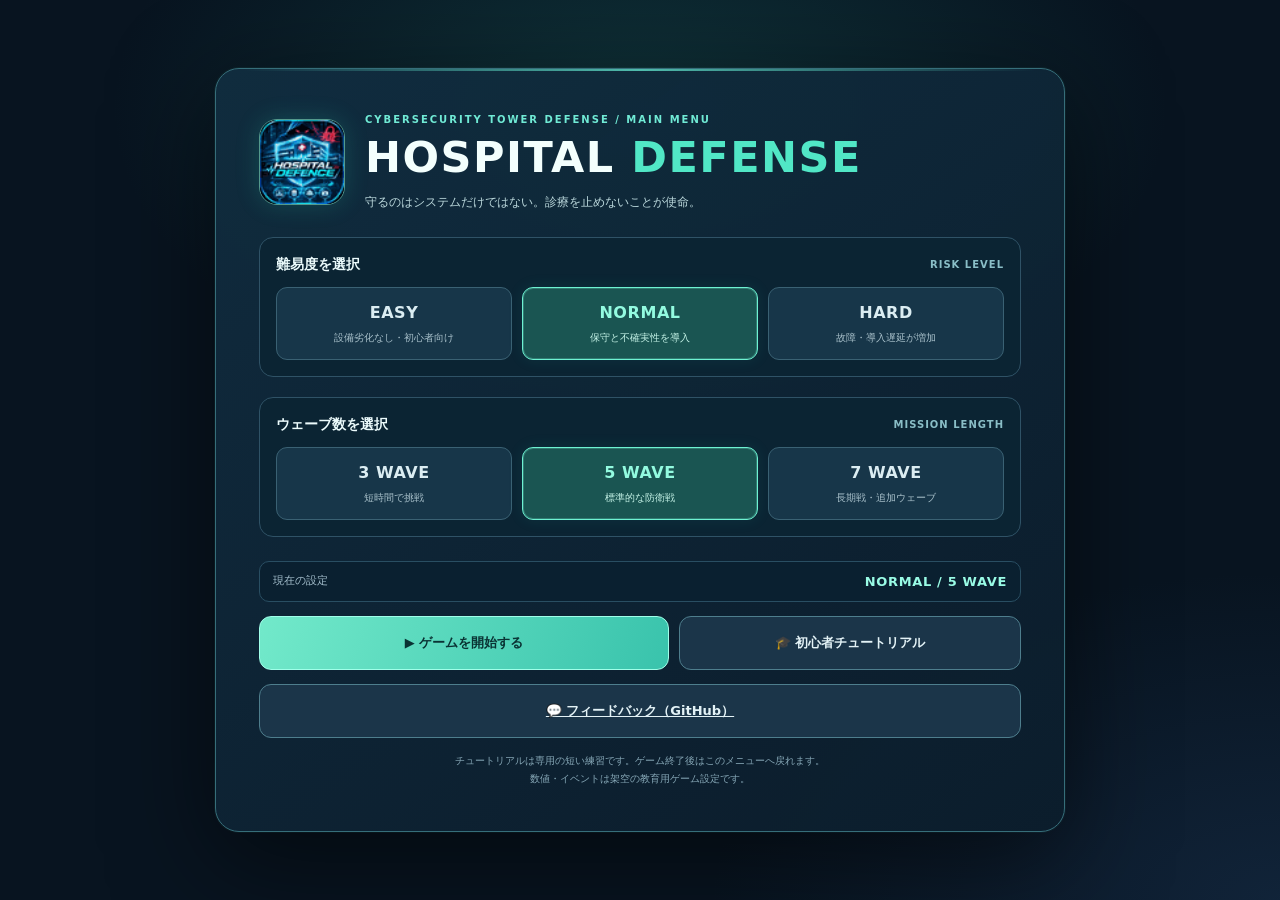
<file: index.html>
<!doctype html>
<html lang="ja">
<head>
  <meta charset="utf-8">
  <meta name="viewport" content="width=device-width, initial-scale=1, viewport-fit=cover">
  <meta name="theme-color" content="#08121f">
  <meta name="description" content="架空の病院を守る、オフライン動作のサイバーセキュリティ・タワーディフェンスゲーム。">
  <title>HOSPITAL DEFENSE | サイバー防衛タワーディフェンス</title>
  <link rel="icon" href="./assets/favicon.ico" type="image/x-icon">
  <link rel="stylesheet" href="./css/styles.css">
  <link rel="stylesheet" href="./css/drawer.css">
  <link rel="stylesheet" href="./css/tutorial.css">
  <link rel="stylesheet" href="./css/risk.css">
  <link rel="stylesheet" href="./css/menu.css">
  <link rel="stylesheet" href="./css/mobile-landscape.css">
  <link rel="stylesheet" href="./css/tutorial-spotlight.css">
  <link rel="stylesheet" href="./css/playtest-polish.css">
  <link rel="stylesheet" href="./css/v49-ux.css">
</head>
<body>
<section class="start-screen" id="titleMenu" aria-labelledby="startTitle">
  <div class="start-card">
    <div class="start-brand">
      <img src="./assets/hospital-defense-icon.png" width="86" height="86" alt="" class="start-logo">
      <div><p class="start-eyebrow">CYBERSECURITY TOWER DEFENSE / MAIN MENU</p>
        <h1 id="startTitle" tabindex="-1">HOSPITAL <span>DEFENSE</span></h1>
        <p class="start-subtitle">守るのはシステムだけではない。診療を止めないことが使命。</p>
      </div>
    </div>
    <p class="rotate-tip" id="rotateMenuTip">↻ スマホは横向きでのプレイを推奨します。端末の自動回転を有効にしてください。</p>
    <div class="start-setup" aria-label="ゲーム開始設定">
      <section class="start-setting" aria-labelledby="menuModeLabel">
        <div class="start-setting-heading"><h2 id="menuModeLabel">難易度を選択</h2><span>RISK LEVEL</span></div>
        <div class="start-options" role="group" aria-label="難易度">
          <button type="button" class="start-option" data-menu-mode="easy" aria-pressed="false"><strong>EASY</strong><small>設備劣化なし・初心者向け</small></button>
          <button type="button" class="start-option" data-menu-mode="normal" aria-pressed="true"><strong>NORMAL</strong><small>保守と不確実性を導入</small></button>
          <button type="button" class="start-option" data-menu-mode="hard" aria-pressed="false"><strong>HARD</strong><small>故障・導入遅延が増加</small></button>
        </div>
      </section>
      <section class="start-setting" aria-labelledby="menuWaveLabel">
        <div class="start-setting-heading"><h2 id="menuWaveLabel">ウェーブ数を選択</h2><span>MISSION LENGTH</span></div>
        <div class="start-options" role="group" aria-label="ウェーブ数">
          <button type="button" class="start-option" data-menu-waves="3" aria-pressed="false"><strong>3 WAVE</strong><small>短時間で挑戦</small></button>
          <button type="button" class="start-option" data-menu-waves="5" aria-pressed="true"><strong>5 WAVE</strong><small>標準的な防衛戦</small></button>
          <button type="button" class="start-option" data-menu-waves="7" aria-pressed="false"><strong>7 WAVE</strong><small>長期戦・追加ウェーブ</small></button>
        </div>
      </section>
    </div>
    <div class="start-footer">
      <div class="start-selection"><span>現在の設定</span><strong id="menuSelectionSummary" aria-live="polite">NORMAL / 5 WAVE</strong></div>
      <div class="start-actions">
        <button type="button" id="menuStartBtn" class="start-action start-action-primary">▶ ゲームを開始する</button>
        <button type="button" id="menuTutorialBtn" class="start-action start-action-secondary">🎓 初心者チュートリアル</button>
      </div>
      
<a
  class="start-action start-action-secondary feedback-link"
  href="https://github.com/truamagic/Cyber-Security-Defense-Game/issues/new/choose"
  target="_blank"
  rel="noopener noreferrer">
  💬 フィードバック（GitHub）
</a>

      <p class="start-footnote">チュートリアルは専用の短い練習です。ゲーム終了後はこのメニューへ戻れます。<br>数値・イベントは架空の教育用ゲーム設定です。</p>
    </div>
  </div>
</section>
<div class="shell" id="gameShell" hidden>
  <header class="header">
    <div class="brand-mark" aria-hidden="true"><img src="./assets/hospital-defense-icon.png" width="52" height="52" alt="" decoding="async"></div>
    <div class="brand-copy"><div class="eyebrow">CYBERSECURITY TOWER DEFENSE</div><h1>HOSPITAL <span>DEFENSE</span> <span class="version">C / RISK 4.9.1</span></h1></div>
    <div class="header-right">
      <span class="header-note"><span class="live-dot"></span> OFFLINE MODE / 通信なし</span>
      <select id="difficultySelect" hidden aria-hidden="true"><option value="easy">EASY</option><option value="normal" selected>NORMAL</option><option value="hard">HARD</option></select>
      <span id="gameSessionInfo" class="session-indicator" aria-label="現在のゲーム設定"><span id="gameSessionMode">NORMAL</span><span id="gameSessionWaves">5 WAVE</span></span>
      <button class="btn btn-tutorial" id="tutorialBtn" type="button">🎓 チュートリアル</button>
      <button class="btn" id="helpBtn" type="button">？ 遊び方</button>
      <button class="btn" id="restartBtn" type="button">↻ 最初から</button>
      <button class="btn" id="backToMenuBtn" type="button">⌂ メニューへ</button>
    </div>
  </header>
  <p class="rotate-tip rotate-game-tip">↻ 横向きにすると、マップと操作パネルが並ぶレイアウトになります。</p>
  <section class="stats" aria-label="ゲームの状況">
    <div class="stat"><div class="stat-label"><svg class="icon" viewBox="0 0 24 24"><path d="M3 10.5 12 3l9 7.5V21H3zM9 15h6m-3-3v6"/></svg>診療継続度</div><div class="stat-value"><span id="integrityValue">100</span><em>%</em></div><div class="stat-bar"><i id="integrityBar"></i></div></div>
    <div class="stat"><div class="stat-label"><svg class="icon" viewBox="0 0 24 24"><path d="m12 2 8 4v6c0 5-3.5 8.5-8 10-4.5-1.5-8-5-8-10V6z"/><path d="m8.5 12 2.2 2.2 4.8-4.8"/></svg>情報保護度</div><div class="stat-value"><span id="privacyValue">100</span><em>%</em></div><div class="stat-bar"><i id="privacyBar"></i></div></div>
    <div class="stat"><div class="stat-label">✦ 所持SP</div><div class="stat-value"><span id="spValue">360</span><em>SP</em></div></div>
    <div class="stat"><div class="stat-label">◈ ウェーブ</div><div class="stat-value"><span id="waveValue">0</span><em>/ <span id="waveLimitValue">5</span></em></div></div>
    <div class="stat"><div class="stat-label">⌁ 防衛スコア</div><div class="stat-value"><span id="scoreValue">0</span></div></div>
  </section>
  <section class="risk-summary" id="riskSummary" aria-label="設備・運用リスクの状況"><div><span>運用リスク予測</span><strong id="riskChance">20%</strong></div><div><span>設備の平均健全度</span><strong id="riskHealth">—</strong></div><div><span>教育の定着度</span><strong id="riskAdherence">72%</strong></div><div><span>未対応・更新待ち</span><strong id="riskProblems">0件</strong></div><button type="button" class="risk-detail-trigger" id="riskDetailBtn">運用管理を開く ›</button></section>
  <main class="layout">
    <section class="card" aria-label="ゲームマップ">
      <div class="board-head"><div class="board-title"><svg class="icon" viewBox="0 0 24 24"><rect x="2" y="3" width="20" height="18" rx="2"/><path d="M2 9h20M9 9v12"/></svg> CENTRAL NETWORK <span style="color:#6b8493;font-weight:500">/ 仮想病院ネットワーク</span></div><span class="route-variant" id="routeVariant" aria-label="今回の基本侵入ルート">基本ルート 1/5</span><div class="mini-status" id="phaseBadge"><span class="live-dot"></span><span id="phaseText">配置準備中</span></div></div>
      <div class="command-bar" role="toolbar" aria-label="防衛設備と情報パネルを開く">
        <div class="command-buttons">
          <button class="command-btn" id="openShopBtn" type="button" data-panel="shop" aria-expanded="false" aria-controls="controlDrawer" title="タワーを購入する">
            <svg class="icon" viewBox="0 0 24 24" aria-hidden="true"><path d="M3 4h2l2.3 11h11.8l2-8H6M10 20h.01M18 20h.01"/></svg><span>ショップ</span>
          </button>
          <button class="command-btn" id="openUpgradeBtn" type="button" data-panel="upgrade" aria-expanded="false" aria-controls="controlDrawer" title="選択した設備を強化・売却する">
            <svg class="icon" viewBox="0 0 24 24" aria-hidden="true"><path d="M12 21V3m-6 6 6-6 6 6M5 15h14"/></svg><span>強化</span>
          </button>
          <button class="command-btn" id="openEducationBtn" type="button" data-panel="education" aria-expanded="false" aria-controls="controlDrawer" title="職員教育を強化する">
            <svg class="icon" viewBox="0 0 24 24" aria-hidden="true"><path d="m2 9 10-5 10 5-10 5zM6 12v5c3 3 9 3 12 0v-5M22 9v7"/></svg><span>職員教育</span>
          </button>
          <button class="command-btn" id="openRiskBtn" type="button" data-panel="risk" aria-expanded="false" aria-controls="controlDrawer" title="健全度・保守・期限管理"><svg class="icon" viewBox="0 0 24 24" aria-hidden="true"><path d="M12 2v4m0 12v4M4.9 4.9l2.8 2.8m8.6 8.6 2.8 2.8M2 12h4m12 0h4M4.9 19.1l2.8-2.8m8.6-8.6 2.8-2.8"/><circle cx="12" cy="12" r="4"/></svg><span>運用管理</span></button>
          <button class="command-btn" id="openLogBtn" type="button" data-panel="log" aria-expanded="false" aria-controls="controlDrawer" title="イベント履歴を確認する">
            <svg class="icon" viewBox="0 0 24 24" aria-hidden="true"><path d="M7 3h10l3 3v15H4V3zM8 10h8M8 14h8M8 18h6"/></svg><span>ログ</span>
          </button>
        </div>
        <div class="quick-tower" id="quickTower" aria-label="選択中の設備"></div>
      </div>
      <section class="tutorial-panel" id="tutorialPanel" aria-label="チュートリアルの進行" aria-live="polite" hidden>
        <div class="tutorial-head"><span class="tutorial-chip">GUIDED PRACTICE / 操作練習</span><span id="tutorialCounter" class="tutorial-counter">STEP 1 / 9</span></div>
        <div class="tutorial-content"><div class="tutorial-copy"><h2 id="tutorialTitle">最初の設置地点を選ぶ</h2><p id="tutorialDescription">案内に沿って実際に操作してください。</p></div>
          <div class="tutorial-actions"><button type="button" class="btn" id="tutorialRestartBtn">↻ やり直す</button><button type="button" class="btn" id="tutorialExitBtn">✕ 終了</button></div></div>
        <div class="tutorial-progress" role="progressbar" id="tutorialProgressTrack" aria-label="チュートリアル進捗" aria-valuemin="0" aria-valuemax="9" aria-valuenow="0"><i id="tutorialProgress"></i></div>
        <p class="tutorial-tip" id="tutorialTip">青緑色に点滅している場所を押してください。</p>
      </section>
      <div class="map-wrap"><canvas id="board" width="960" height="560" role="img" tabindex="0" aria-label="防衛マップ。空き地点を選択すると設備ショップが開きます。"></canvas><div class="pad-hit-layer" id="padHitLayer" aria-label="マップ上の設置地点"></div><div class="canvas-badge">● 空き地点 → 設備選択 → 射程確認 → 設置確定</div><div class="map-status" id="mapMessage" aria-live="polite" aria-atomic="true">WAVE 1 / STANDBY</div>
        <section class="placement-bar" id="placementBar" aria-label="仮配置の確認" aria-live="polite" hidden>
          <div class="placement-summary"><span class="placement-step">PLACEMENT PREVIEW / 仮配置中</span><strong id="placementTitle">設置位置を選択してください</strong><span id="placementInfo">設備と射程を確認してから設置できます。</span></div>
          <div class="placement-buttons"><button type="button" id="confirmPlacementBtn" class="btn btn-primary">✓ 設置確定</button><button type="button" id="changePlacementBtn" class="btn">設備を変更</button><button type="button" id="cancelPlacementBtn" class="btn">キャンセル</button></div>
        </section></div>
      <details class="pad-picker"><summary>⌗ 番号から配置・選択する（補助操作）</summary><div class="mobile-pads"><span class="mobile-pads-label">地点<br>番号</span><div class="mobile-pads-row" id="mobilePads" aria-label="配置番号を選択"></div></div></details>
      <div class="wave-track"><span id="waveLabel">次：不審メールの増加</span><div class="track"><i id="waveProgress"></i></div><span id="waveCounter">0 / 0</span></div>
      <div class="board-bottom"><button class="btn btn-primary" id="startBtn" type="button">▶ ウェーブ開始</button><button class="btn" id="pauseBtn" type="button" disabled>Ⅱ 一時停止</button><button class="btn" id="speedBtn" type="button">×1 通常速度</button><button class="btn" id="bcpBtn" type="button" title="診療継続度のみを一部回復します。情報保護度は回復しません。">▣ BCP発動（130 SP）</button><span class="hint">設置地点 → ショップ → 射程プレビュー → 設置確定<br>1〜4で設備選択 / Spaceで一時停止</span>
        <div class="landscape-risk" aria-label="運用状態の簡易表示">
          <div><span>運用リスク</span><strong id="sideRiskChance">20%</strong></div>
          <div><span>設備健全度</span><strong id="sideRiskHealth">—</strong></div>
          <div><span>教育定着度</span><strong id="sideRiskAdherence">72%</strong></div>
          <div><span>要対応</span><strong id="sideRiskProblems">0件</strong></div>
        </div></div>
    </section>

  </main>
  <footer class="footer"><span><strong>教育用フィクション：</strong>架空の病院・抽象化した攻撃表現です。実際の安全性や法令適合性を示すものではありません。</span><span>HTML / CSS / JavaScript · 分割ファイル構成 · 外部通信なし</span></footer>
</div>
<button class="drawer-backdrop" id="drawerBackdrop" type="button" tabindex="-1" aria-label="操作パネルを閉じる"></button>
<aside class="control-drawer" id="controlDrawer" role="dialog" aria-modal="true" aria-labelledby="drawerTitle" aria-hidden="true" inert>
  <div class="drawer-header">
    <div class="drawer-title-group"><span class="drawer-eyebrow" id="drawerKicker">DEFENSE CONTROL</span><h2 id="drawerTitle">防御設備ショップ</h2></div>
    <button class="drawer-close" id="closeDrawerBtn" type="button" aria-label="操作パネルを閉じる">✕</button>
  </div>
  <div class="drawer-body">
    <section class="drawer-view" id="shopView" data-panel-view="shop" aria-label="防御設備ショップ">
      <section id="shopForecast" class="wave-forecast" aria-label="次ウェーブの脅威予測"></section>
      <p class="drawer-intro" id="shopIntro">空き設置地点を選ぶと、その地点に置く設備を選べます。</p><div class="shop-location" id="shopLocation" hidden></div>
      <div class="shop" id="shop"></div>
      <p class="drawer-note">各設備の射程はゲーム内マップの相対距離です。選択後、マップ上で円形のカバー範囲を確認し、「設置確定」でSPを消費します。</p>
    </section>
    <section class="drawer-view" id="upgradeView" data-panel-view="upgrade" aria-label="設備の強化・売却" hidden>
      <p class="drawer-intro">マップ上の配置済み設備を選ぶと、ここに強化内容を表示します。</p>
      <div class="detail" id="detail"><div class="empty-detail">強化したい設備を選択してください。</div></div>
      <button type="button" class="btn drawer-map-action" id="closeToMapBtn">← マップに戻って設備を選ぶ</button>
    </section>
    <section class="drawer-view" id="educationView" data-panel-view="education" aria-label="職員教育・人的リスク対策" hidden>
      <p class="drawer-intro">人的リスク由来の脅威への対策を、ステージ全体に適用します。</p>
      <div class="training-body"><div class="training-level" id="trainingLevel">教育 Lv.0 / 3</div><div class="training-desc" id="trainingDesc">職員の気づき・報告を促進。</div><div class="training-bars" id="trainingBars"><i></i><i></i><i></i></div><button class="btn btn-primary" id="trainingBtn" type="button">職員教育を強化</button><div class="education-reality" id="educationReality" aria-live="polite"></div><div class="decision-note" id="educationDecision" aria-label="教育投資の効果と注意点"></div><button type="button" class="btn btn-secondary risk-fill" id="followUpBtn">フォローアップ研修（80 SP）</button></div>
      <p class="drawer-note">※ 進行速度の変化はゲーム内の抽象化であり、実際の対策効果を表す数値ではありません。</p>
    </section>
    <section class="drawer-view" id="riskView" data-panel-view="risk" aria-label="保守・リスク運用" hidden><p class="drawer-intro">設備は導入後も劣化し、サポート期限や導入トラブルが発生します。保守・予防保守・更新を組み合わせて運用してください。</p><div id="riskOverview" class="risk-overview"></div><button id="reportingBtn" type="button" class="btn risk-fill btn-primary">報告体制を整える</button><div class="decision-note" id="reportingDecision" aria-label="報告体制への投資効果"></div><h3 class="risk-subhead">設置設備の保守・期限管理</h3><div id="riskTowerList" class="risk-tower-list"></div><p class="drawer-note">※ 画面上の確率・劣化率・対策効果はすべてゲーム用の仮設定です。実測された医療機関の事故確率ではありません。</p></section>
    <section class="drawer-view" id="logView" data-panel-view="log" aria-label="イベントログ" hidden>
      <p class="drawer-intro">最新の警告・SP消費・防衛イベントを確認できます。</p>
      <div class="log-toolbar">
        <label for="logCategoryFilter">履歴の絞り込み</label>
        <select id="logCategoryFilter" aria-label="イベント履歴の種類">
          <option value="all">すべて</option>
          <option value="investment">設備・SP投資</option>
          <option value="education">教育・報告</option>
          <option value="maintenance">保守・更新</option>
          <option value="incident">侵入・障害</option>
          <option value="general">その他</option>
        </select>
        <span class="log-count" id="logCount">0件</span>
      </div>
      <div class="log" id="log" role="log" aria-live="polite"></div>
    </section>
  </div>
  <div class="drawer-footer"><span class="live-dot" aria-hidden="true"></span> OFFLINE / ゲームはパネル表示中も進行します。必要に応じて一時停止してください。</div>
</aside>
<div class="modal-backdrop" id="modalBackdrop" role="presentation"><div class="modal" role="dialog" aria-modal="true" aria-labelledby="modalTitle"><div class="modal-top"><div class="modal-icon" id="modalIcon" aria-hidden="true">✦</div><button class="btn" id="modalClose" type="button" aria-label="閉じる">×</button></div><h2 id="modalTitle" tabindex="-1">遊び方</h2><div id="modalBody"></div><div class="modal-buttons" id="modalButtons"></div></div></div>
<div class="toast" id="toast" role="status"></div>
<script src="./js/game-data.js" defer></script>
<script src="./js/route-system.js" defer></script>
<script src="./js/risk-sim.js" defer></script>
<script src="./js/tutorial-spotlight.js" defer></script>
<script src="./js/playtest-review.js" defer></script>
<script src="./js/session-ui.js" defer></script>
<script src="./js/decision-support.js" defer></script>
<script src="./js/app.js" defer></script>
<script src="./js/menu.js" defer></script>
</body>
</html>
</file>
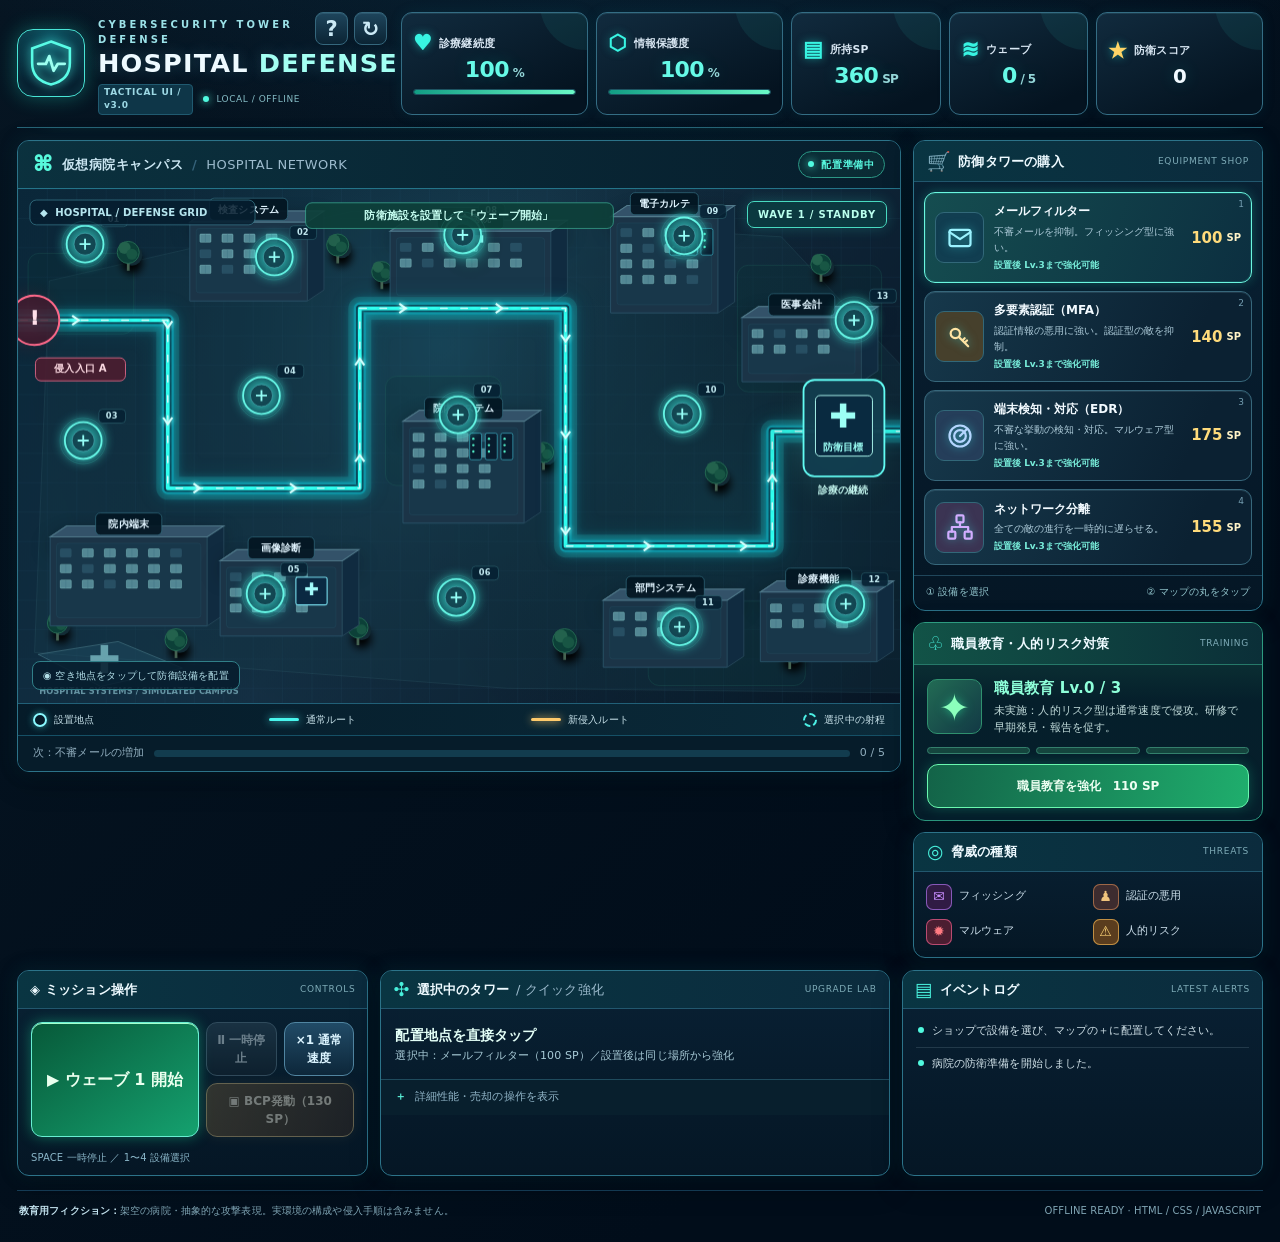
<file: archive/2026-11-06-pre-modular.html>
<!doctype html>
<html lang="ja">
<head>
  <meta charset="utf-8">
  <meta name="viewport" content="width=device-width, initial-scale=1, viewport-fit=cover">
  <meta name="theme-color" content="#08121f">
  <meta name="description" content="架空の病院を守る、オフライン動作のサイバーセキュリティ・タワーディフェンスゲーム。">
  <title>HOSPITAL DEFENSE | サイバー防衛タワーディフェンス</title>
  <style>
    :root{color-scheme:dark;--bg:#07121f;--panel:#0d1d2b;--panel2:#112535;--panel3:#182d40;--line:#294054;--line2:#1d3548;--text:#e8f4fa;--muted:#99acbc;--teal:#48dfc1;--teal2:#1da98e;--amber:#f5c977;--red:#ff778f;--blue:#78b6ff;--purple:#c69cf6;--radius:17px}
    *{box-sizing:border-box}
    html{scroll-behavior:smooth}
    body{margin:0;min-height:100vh;min-height:100svh;font-family:Inter,"Hiragino Kaku Gothic ProN","Yu Gothic",Meiryo,system-ui,sans-serif;background:radial-gradient(ellipse 1000px 600px at 80% -160px,#163d4b88,transparent 78%),radial-gradient(ellipse 800px 620px at -20% 60%,#14294477,transparent 80%),var(--bg);color:var(--text);font-size:14px;line-height:1.5}
    button{font:inherit;cursor:pointer;-webkit-tap-highlight-color:transparent}
    button:focus-visible,.slot-btn:focus-visible{outline:3px solid var(--amber);outline-offset:3px}
    button:disabled{cursor:not-allowed;opacity:.45;filter:saturate(.6)}
    .shell{max-width:1530px;padding:22px 24px 34px;margin:0 auto}
    .header{display:flex;align-items:center;gap:17px;margin-bottom:21px;flex-wrap:wrap}
    .brand-mark{width:52px;height:52px;border:1px solid #337e79;border-radius:16px;display:grid;place-items:center;background:linear-gradient(135deg,#1d675f,#10303d);box-shadow:0 0 40px #2dd4bf16;flex:0 0 auto}
    .brand-mark svg{width:30px;height:30px}
    .brand-copy{flex:1;min-width:240px}
    .eyebrow{color:var(--teal);font-size:10px;font-weight:800;letter-spacing:.18em}
    h1{font-size:clamp(23px,2.1vw,31px);font-weight:850;letter-spacing:.035em;line-height:1.1;margin:3px 0 0}
    h1 span{color:var(--teal)}
    .version{display:inline-block;vertical-align:middle;font-size:9px;font-weight:800;color:var(--muted);padding:4px 7px;letter-spacing:.08em;margin-left:6px;border:1px solid var(--line);border-radius:6px}
    .header-right{display:flex;align-items:center;gap:8px;flex-wrap:wrap}
    .header-note{font-size:11px;color:var(--muted);margin-right:8px;display:flex;align-items:center;gap:7px}
    .live-dot{background:var(--teal);width:7px;height:7px;border-radius:50%;box-shadow:0 0 9px var(--teal)}
    .btn{border:1px solid var(--line);background:#172d3c;color:var(--text);padding:10px 14px;border-radius:11px;font-size:12px;font-weight:750;display:inline-flex;gap:8px;align-items:center;justify-content:center;transition:background .15s,border-color .15s,transform .15s;white-space:nowrap}
    .btn:hover:not(:disabled){background:#244254;border-color:#4d7582}
    .btn:active:not(:disabled){transform:translateY(1px)}
    .btn-primary{background:linear-gradient(115deg,#54e8c9,#25bb9f);color:#062526;border-color:#68efd2;box-shadow:0 8px 18px #2cd2ae22}
    .btn-primary:hover:not(:disabled){background:linear-gradient(115deg,#7bf3da,#40d5b6);border-color:#94ffe7}
    .btn-danger{border-color:#8b4656;color:#ffb5c2;background:#3b2634}
    .icon{width:17px;height:17px;display:inline-block;flex:0 0 auto;stroke:currentColor;stroke-width:1.9;fill:none;stroke-linecap:round;stroke-linejoin:round}
    .stats{display:grid;grid-template-columns:1.3fr 1.3fr 1fr 1fr 1fr;gap:11px;margin-bottom:16px}
    .stat{background:linear-gradient(148deg,#132738ef,#0c1e2ded);border:1px solid var(--line2);border-radius:13px;padding:14px 17px;min-height:92px;position:relative;overflow:hidden}
    .stat::after{content:"";position:absolute;width:75px;height:75px;top:-40px;right:-35px;border-radius:50%;background:#2fd7bd0d;pointer-events:none}
    .stat-label{display:flex;align-items:center;gap:7px;color:#aec0ce;font-size:11px;font-weight:750;letter-spacing:.02em;margin-bottom:6px}
    .stat-label .icon{width:14px;height:14px;color:#7aa6ac}
    .stat-value{font-size:26px;letter-spacing:-.03em;font-weight:850;line-height:1.18;font-variant-numeric:tabular-nums}
    .stat-value em{font-size:12px;color:var(--muted);font-style:normal;font-weight:650;margin-left:4px}
    .stat-bar{height:4px;border-radius:20px;background:#2b4255;margin-top:10px;overflow:hidden}
    .stat-bar>i{display:block;width:100%;height:100%;background:var(--teal);border-radius:20px;transition:width .25s ease,background .25s ease}
    .stat:nth-child(3) .stat-value{color:var(--amber)}
    .stat:nth-child(4) .stat-value{color:var(--blue)}
    .layout{display:grid;grid-template-columns:minmax(0,1fr) 335px;gap:16px;align-items:start}
    .card{border:1px solid var(--line2);border-radius:var(--radius);background:linear-gradient(148deg,#102232,#0b1b29);box-shadow:0 17px 44px #00000018;overflow:hidden}
    .board-head{display:flex;align-items:center;justify-content:space-between;gap:12px;flex-wrap:wrap;padding:15px 18px;border-bottom:1px solid var(--line2)}
    .board-title{font-size:13px;font-weight:850;letter-spacing:.045em;display:flex;align-items:center;gap:9px}
    .board-title .icon{color:var(--teal)}
    .mini-status{display:flex;align-items:center;gap:7px;font-size:10px;font-weight:850;color:var(--teal);background:#1a4d493f;border:1px solid #2b777255;padding:5px 9px;border-radius:40px;letter-spacing:.08em}
    .mini-status.is-active{color:var(--amber);background:#694d1b40;border-color:#a3834260}
    .mini-status.is-failed{color:var(--red);background:#66314440;border-color:#aa4e6b60}
     .map-wrap{position:relative;background:#0a1724;touch-action:manipulation}
    .pad-hit-layer{position:absolute;inset:0;z-index:2;pointer-events:none}
    .map-pad-btn{position:absolute;transform:translate(-50%,-50%);height:51px;width:51px;min-width:44px;min-height:44px;border:2px solid #79d9d821;background:#113d3d0c;color:transparent;border-radius:50%;pointer-events:auto;touch-action:manipulation;cursor:pointer}
    .map-pad-btn:hover{border-color:#71e9cd;background:#47dfc120;box-shadow:0 0 0 4px #4ad8c115}
    .map-pad-btn.occupied{border-color:#b7e4f01a}
    .map-pad-btn.selected,.map-pad-btn:focus-visible{border-color:#e7fff4;box-shadow:0 0 0 5px #4adebf43;outline:0}
    .map-pad-btn:active{background:#49d7bd42}
    .quick-tower{border-top:1px solid var(--line2);background:#0c2533;display:flex;align-items:center;gap:11px;flex-wrap:wrap;padding:11px 15px;min-height:58px}
    .quick-text{flex:1;min-width:190px;display:grid;gap:1px}
    .quick-name{font-size:12px;font-weight:800;color:#dffaf2}
    .quick-desc{font-size:10px;color:#a7c2ce;line-height:1.5}
    .quick-upgrade-btn{min-height:38px}
    .training-body{padding:0 15px 15px;display:grid;gap:9px}
    .training-level{font-size:12px;font-weight:850;color:var(--teal)}
    .training-desc{font-size:11px;color:#aac2cf;line-height:1.7}
    .training-bars{display:grid;grid-template-columns:repeat(3,1fr);gap:6px}
    .training-bars>i{display:block;height:7px;border-radius:6px;background:#284659;border:1px solid #39586b}
    .training-bars>i.done{background:#42ceb0;border-color:#60e5ca}
    .training-body .btn{width:100%}
    .upgrade-perk{margin:8px 0;padding:7px 9px;border-radius:8px;background:#183944;color:#bee7da;font-size:11px;line-height:1.6;border:1px solid #2f665d}
    .shop-extra{display:block;color:#81daca;font-size:9px;font-weight:700;margin-top:3px}

    canvas{display:block;width:100%;height:auto;aspect-ratio:960/560;cursor:crosshair;outline:none}
    .canvas-badge{position:absolute;bottom:15px;left:16px;pointer-events:none;background:#081626c7;border:1px solid #3c5b6b86;border-radius:8px;padding:6px 10px;font-size:10px;color:#9cbac5;letter-spacing:.02em}
    .map-status{position:absolute;top:15px;right:16px;pointer-events:none;border:1px solid #31695d8c;background:#10352cc8;border-radius:7px;padding:5px 10px;font-size:10px;color:#7aedd5;font-weight:800}
    .board-bottom{border-top:1px solid var(--line2);padding:14px 16px;display:flex;gap:10px;align-items:center;flex-wrap:wrap}
    .board-bottom .btn-primary{padding:12px 23px;min-width:168px}
    .board-bottom .btn{min-height:43px}
    .board-bottom .hint{margin-left:auto;color:var(--muted);font-size:11px;max-width:310px;text-align:right}
    .mobile-pads{display:none}.mobile-pads-label{font-size:10px;color:var(--muted);font-weight:800;white-space:nowrap}.mobile-pads-row{display:flex;gap:7px;overflow-x:auto;scrollbar-width:thin;padding:4px 0}.slot-btn{flex:0 0 68px;display:grid;gap:2px;text-align:center;padding:7px 3px;border:1px solid #36596b;border-radius:9px;background:#173042;color:#d5e8ef;font-size:11px;line-height:1.3}.slot-btn small{font-size:9px;color:#99b4c2}.slot-btn.occupied{border-color:#4c9e91;background:#153b3e}.slot-btn.selected{outline:2px solid var(--teal);outline-offset:-1px}.wave-track{display:flex;align-items:center;gap:10px;background:#0d2231;border-top:1px solid var(--line2);padding:11px 17px;font-size:11px;color:var(--muted)}
    .wave-track .track{flex:1;height:5px;background:#243b4d;border-radius:20px;overflow:hidden}
    .wave-track .track i{display:block;height:100%;width:0;background:linear-gradient(90deg,var(--teal),#85e8cd);border-radius:20px;transition:width .2s}
    .wave-track span{font-variant-numeric:tabular-nums}
    .sidebar{display:flex;flex-direction:column;gap:14px}
    .panel-head{padding:16px 16px 11px;display:flex;align-items:center;justify-content:space-between;gap:10px}
    .panel-title{font-size:13px;font-weight:850;display:flex;gap:8px;align-items:center}
    .panel-title .icon{width:16px;height:16px;color:var(--teal)}
    .panel-kicker{font-size:10px;color:var(--muted);letter-spacing:.07em}
    .shop{display:grid;gap:7px;padding:0 12px 14px}
    .shop-item{display:flex;gap:10px;text-align:left;align-items:center;padding:11px 10px;width:100%;border-radius:11px;background:#122535;border:1px solid #284153;color:var(--text);position:relative;transition:background .15s,border-color .15s}
    .shop-item:hover{background:#1b3648;border-color:#4c7f86}
    .shop-item.active{background:#153b3d;border-color:#49d7bc;box-shadow:inset 0 0 0 1px #49d7bc33}
    .shop-icon{height:39px;width:39px;border-radius:11px;display:grid;place-items:center;flex:0 0 auto;background:#204453;color:#6bdaca}
    .shop-item[data-id="mfa"] .shop-icon{background:#453a24;color:#f7d18b}
    .shop-item[data-id="edr"] .shop-icon{background:#2d3559;color:#a9baff}
    .shop-item[data-id="segment"] .shop-icon{background:#3d2e52;color:#d3a4f7}
    .shop-icon .icon{width:20px;height:20px}
    .shop-main{min-width:0;flex:1}.shop-name,.shop-desc{display:block}.price{flex-shrink:0;align-self:center}
    .shop-name{font-weight:780;font-size:12px;line-height:1.4}
    .shop-desc{font-size:10px;color:var(--muted);line-height:1.55;margin-top:3px}
    .price{display:flex;align-items:center;gap:4px;font-size:12px;font-weight:850;color:var(--amber);white-space:nowrap}
    .price span{font-size:9px;font-weight:650;color:#bca77f}
    .shop-hotkey{position:absolute;right:6px;top:4px;color:#647e8b;font-size:9px}
    .detail{padding:0 15px 15px;min-height:120px}
    .empty-detail{color:var(--muted);font-size:12px;line-height:1.8;padding:14px;background:#132637;border:1px dashed #304d60;border-radius:10px}
    .detail-title{display:flex;align-items:center;justify-content:space-between;gap:8px;font-size:13px;font-weight:800;margin:2px 0 8px}
    .detail-title em{font-style:normal;color:var(--teal);font-size:11px;border:1px solid #2d7566;background:#174339;border-radius:5px;padding:2px 7px}
    .detail-metrics{display:grid;grid-template-columns:1fr 1fr 1fr;gap:6px;margin:10px 0 12px}
    .metric{background:#152c3c;border:1px solid #284356;border-radius:8px;padding:8px 4px;text-align:center}
    .metric small{display:block;color:var(--muted);font-size:9px;margin-bottom:2px}
    .metric b{font-size:12px;font-variant-numeric:tabular-nums}
    .detail-actions{display:grid;grid-template-columns:1.2fr 1fr;gap:8px}
    .detail-actions .btn{padding:9px 6px;white-space:normal;min-height:39px}
    .detail-desc{color:var(--muted);font-size:11px;line-height:1.7}
    .log{padding:0 15px 15px;display:grid;gap:7px}
    .log-item{display:flex;align-items:baseline;gap:8px;padding:7px 0;border-bottom:1px solid #22394a;font-size:11px;line-height:1.55;color:#bdceda}
    .log-item:last-child{border-bottom:0}
    .log-dot{width:6px;height:6px;border-radius:50%;background:var(--teal);flex:0 0 auto;transform:translateY(-1px)}
    .log-item.warn .log-dot{background:var(--amber)}
    .log-item.danger .log-dot{background:var(--red)}
    .footer{margin-top:17px;color:#7f96a7;font-size:11px;display:flex;justify-content:space-between;gap:8px;flex-wrap:wrap}
    .footer strong{color:#a9c4d1}
    .modal-backdrop{position:fixed;z-index:20;inset:0;background:#03101be0;display:none;align-items:center;justify-content:center;padding:18px;backdrop-filter:blur(7px)}
    .modal-backdrop.open{display:flex}
    .modal{width:min(100%,510px);background:linear-gradient(145deg,#173247,#0d1c2c);border:1px solid #426378;border-radius:20px;padding:26px;box-shadow:0 35px 85px #0008}
    .modal-top{display:flex;align-items:start;justify-content:space-between;gap:10px}
    .modal-icon{width:52px;height:52px;background:#214b4b;border:1px solid #448777;border-radius:15px;display:grid;place-items:center;color:var(--teal);margin-bottom:14px}
    .modal h2{margin:0;font-size:23px;line-height:1.25}
    .modal p{color:#b7cad6;font-size:13px;line-height:1.9;margin:12px 0 18px}
    .modal ul{padding-left:1.4em;color:#b7cad6;font-size:13px;line-height:2;margin:12px 0 21px}
    .modal .result-grid{display:grid;grid-template-columns:repeat(3,1fr);gap:8px;margin:18px 0}
    .modal .result-grid>div{background:#0b2030;border:1px solid #2b4959;padding:11px 4px;border-radius:9px;text-align:center}
    .modal .result-grid small{display:block;font-size:10px;color:#a1b2c1}
    .modal .result-grid strong{font-size:22px;font-variant-numeric:tabular-nums}
    .modal-buttons{display:flex;gap:9px;flex-wrap:wrap}
    .modal-buttons .btn{flex:1;min-width:110px}
    .toast{position:fixed;left:50%;transform:translate(-50%,12px);bottom:28px;background:#13394b;border:1px solid #468596;color:#dbf8fd;padding:10px 18px;border-radius:11px;font-size:12px;font-weight:700;pointer-events:none;opacity:0;transition:opacity .2s,transform .2s;z-index:25;box-shadow:0 12px 32px #0007;text-align:center;max-width:calc(100vw - 40px)}
    .toast.show{opacity:1;transform:translate(-50%,0)}
    @media(max-width:1150px){.layout{grid-template-columns:minmax(0,1fr) 300px}.stat{padding:12px}.board-bottom .hint{display:none}}
    @media(max-width:900px){.shell{padding:16px 14px 26px}.layout{grid-template-columns:1fr}.sidebar{display:grid;grid-template-columns:1fr 1fr;align-items:start}.sidebar>.card:last-child{grid-column:1/-1}.stats{grid-template-columns:repeat(5,minmax(0,1fr))}.stat-label{font-size:10px}.stat-value{font-size:21px}.shop{grid-template-columns:1fr 1fr}}
    @media(max-width:600px){.mobile-pads{display:flex;gap:8px;align-items:center;border-top:1px solid var(--line2);padding:7px 10px}.mobile-pads-row{flex:1;min-width:0}.shell{padding:12px 9px 24px}.header{gap:10px;margin-bottom:14px}.brand-mark{width:43px;height:43px;border-radius:12px}.brand-mark svg{width:26px;height:26px}.brand-copy{min-width:190px}h1{font-size:22px}.header-note{display:none}.header-right{width:100%;justify-content:flex-end}.header-right .btn{padding:8px 11px}.stats{grid-template-columns:repeat(3,minmax(0,1fr));gap:7px;margin-bottom:10px}.stat{min-height:66px;padding:10px}.stat:nth-child(1),.stat:nth-child(2){grid-column:span 1}.stat-label{font-size:9px;gap:3px}.stat-label .icon{display:none}.stat-value{font-size:19px}.stat-bar{margin-top:6px}.stat:nth-child(4) .stat-value,.stat:nth-child(5) .stat-value{font-size:19px}.layout{gap:10px}.board-head{padding:10px}.board-title{font-size:11px}.mini-status{font-size:9px}.canvas-badge{bottom:6px;left:7px;font-size:8px;padding:4px 5px}.map-status{top:7px;right:6px;font-size:9px;padding:3px 6px}.board-bottom{gap:7px;padding:10px}.board-bottom .btn{min-height:38px;padding:8px 9px;font-size:11px}.board-bottom .btn-primary{min-width:130px}.wave-track{padding:9px 10px}.sidebar{display:flex;gap:10px}.shop{grid-template-columns:1fr 1fr;gap:7px;padding:0 10px 12px}.shop-item{padding:8px;gap:6px;align-items:flex-start}.shop-icon{width:29px;height:29px;border-radius:8px}.shop-icon .icon{width:16px;height:16px}.shop-name{font-size:11px}.shop-desc{font-size:9px}.price{font-size:11px}.shop-hotkey{display:none}.panel-head{padding:12px 12px 9px}.detail{padding:0 11px 12px;min-height:unset}.log{padding:0 11px 12px}.footer{padding:0 3px}.modal{padding:20px}.modal h2{font-size:21px}}
    @media(max-width:600px){.map-pad-btn{width:47px;height:47px}.quick-tower{padding:9px 10px;gap:7px}.quick-text{min-width:145px}.quick-upgrade-btn{flex:0 0 auto}.training-body{padding:0 12px 13px}}
    @media(prefers-reduced-motion:reduce){*{animation:none!important;transition:none!important;scroll-behavior:auto!important}}
  
/* ====== HOSPITAL DEFENSE 3.0 — tactical / neon interface ====== */
:root{--bg:#03101d;--panel:#071b2b;--panel2:#0b273a;--panel3:#102d42;--line:#246077;--line2:#215068;--text:#eefaff;--muted:#91aebe;--teal:#50f9df;--teal2:#1bdac1;--amber:#ffd061;--red:#ff627c;--blue:#8bcbfb;--purple:#ba98f7;--radius:14px}
html{scroll-behavior:smooth}
body{background:radial-gradient(ellipse 90% 50% at 50% -20%,#1046637a,transparent 70%),linear-gradient(135deg,#061522,#010d1a 75%);letter-spacing:.008em;color:var(--text)}
.shell{max-width:1700px;margin:auto;padding:12px 17px 24px}
.topbar{display:grid;grid-template-columns:minmax(370px,1.07fr) minmax(0,2.6fr);align-items:stretch;gap:14px;margin-bottom:12px;border-bottom:1px solid #276678;padding-bottom:12px;box-shadow:0 8px 25px -28px #4befff}
.header{display:flex;flex-wrap:nowrap;align-items:center;gap:13px;margin:0;min-width:0}
.brand-mark{width:68px;height:68px;flex:0 0 68px;border-radius:16px;border:1px solid #48e4d5;background:radial-gradient(circle at 50% 20%,#0d5566,#071c2d 75%);box-shadow:0 0 20px #1ff5d450,inset 0 0 15px #27dbcb25}
.brand-mark svg{height:48px;width:48px;filter:drop-shadow(0 0 5px #4cf9e6)}
.brand-copy{min-width:0;flex:1}.eyebrow{font-size:10px;letter-spacing:.31em;color:#9ce2e8;font-weight:850;margin-top:5px}
h1{font-size:clamp(18px,2vw,29px);font-weight:900;letter-spacing:.045em;line-height:1.17;margin:2px 0 0;text-shadow:0 0 15px #68c5ed3b;white-space:nowrap}
h1 span{color:#a3fff2}
.brand-subline{display:flex;align-items:center;gap:10px;margin-top:5px}.version{padding:1px 5px;font-size:9px;font-weight:850;color:#9dd9e5;background:#0e3648;border:1px solid #205a70;border-radius:4px;margin-left:0}
.status-light{font-size:9px;color:#86bdc6;letter-spacing:.06em;display:inline-flex;align-items:center;gap:7px;white-space:nowrap}.live-dot{width:6px;height:6px;box-shadow:0 0 8px var(--teal)}
.header-right{display:flex;gap:6px;align-self:flex-start;flex-wrap:nowrap;margin-left:2px}.icon-btn{width:33px;height:33px;flex:0 0 33px;border-radius:8px;border:1px solid #35677d;background:linear-gradient(#1e455c,#0b2434);color:#cbe9f5;font-size:21px;font-weight:850;box-shadow:inset 0 1px #7cbfd125}
.icon-btn:hover{background:#27576d;color:#fff;box-shadow:0 0 10px #3adad833}
.stats{display:grid;grid-template-columns:1.12fr 1.12fr .90fr .83fr 1fr;gap:8px;margin:0;min-width:0}
.stat{min-height:76px;padding:10px 11px 8px;background:linear-gradient(155deg,#112b3e,#041320 85%);border:1px solid #346d84;border-radius:11px;box-shadow:inset 0 1px #77c5d022,0 0 13px #076a8224;overflow:hidden;display:flex;flex-direction:column;justify-content:center}
.stat::after{top:-55px;right:-45px;background:#31d3d115;width:92px;height:92px}
.stat-label{font-size:clamp(9px,.84vw,12px);color:#d9e7f3;font-weight:850;gap:7px;margin:0 0 3px;white-space:nowrap;display:flex;align-items:center}
.stat-symbol{font-size:21px;font-weight:1000;color:#38f4e2;line-height:1;filter:drop-shadow(0 0 4px #1ce9dd80)}.stat-symbol.trophy{color:#ffd466}
.stat-value{font-size:clamp(18px,1.72vw,27px);color:#66fae7!important;text-align:center;white-space:nowrap;text-shadow:0 0 17px #13efcd30;font-variant-numeric:tabular-nums}
.stat:nth-child(5) .stat-value{color:#f1f9ff!important;font-size:clamp(17px,1.55vw,26px)}
.stat-value em{font-size:12px;color:#95d7d9;margin-left:4px}
.stat-bar{height:6px;background:#123b48;border:1px solid #1d5361;box-shadow:inset 0 1px 4px #0008;margin-top:6px}.stat-bar>i{background:linear-gradient(90deg,#129d84,#6af9c6)!important;box-shadow:0 0 9px #55ffcc77}
.arena-layout{display:grid;grid-template-columns:minmax(0,1fr) 350px;gap:12px;align-items:start}
.card{background:linear-gradient(180deg,#092235f5,#051725f8);border:1px solid #2c7389;border-radius:12px;box-shadow:inset 0 1px #72d6f320,0 9px 30px #0004,0 0 18px #104d6044;overflow:hidden}
.board-head{padding:10px 15px;min-height:43px;border-bottom:1px solid #247489;background:linear-gradient(90deg,#0b3440d9,#071e2d);gap:9px}
.board-title{color:#cbe6f2;font-size:13px;letter-spacing:.035em}
.tiny-symbol{color:#57f9dc;font-weight:950;font-size:21px;line-height:1}.tiny-sep{color:#36637b}.muted{color:#9dbbcd!important;font-weight:500!important}
.mini-status{border-color:#2c9785;background:#14514844;color:#56f5dd}.mini-status.is-active{background:#48391955;color:var(--amber);border-color:#c59e46}.mini-status.is-failed{background:#65213655;color:#ffa6b6;border-color:#c45671}
.map-wrap{position:relative;background:radial-gradient(ellipse at 50% 20%,#204456,#071827 75%);touch-action:manipulation;overflow:hidden}
canvas{width:100%;height:auto;aspect-ratio:960/560;cursor:crosshair}
.map-status{border-color:#48dac0;background:#0b3b41ed;color:#baffed;top:12px;right:13px;letter-spacing:.08em;font-weight:900;box-shadow:0 0 14px #34f5db33}
.canvas-badge{border-color:#307f88;background:#061d2dda;color:#b3e0e9;bottom:13px;left:14px;padding:6px 10px}
.map-pad-btn{width:47px;height:47px;border-radius:50%;border:1px solid #55f8df19;background:transparent;transition:box-shadow .15s,border-color .15s}
.map-pad-btn:hover,.map-pad-btn:focus-visible{border-color:#74ffdf;box-shadow:0 0 15px #3ffff055,inset 0 0 10px #6effdf33}
.map-pad-btn.selected{border-color:#effff9;box-shadow:0 0 20px #59f9e955}
.map-bottom-legend{display:flex;align-items:center;justify-content:space-between;flex-wrap:wrap;gap:9px;padding:8px 15px;border-top:1px solid #216078;border-bottom:1px solid #155066;background:linear-gradient(90deg,#051b29,#0b2b3a);font-size:10px;color:#c8e2ea}
.map-bottom-legend span{display:flex;gap:7px;align-items:center;white-space:nowrap}
.legend-dot{display:inline-block;border:2px solid #8af9ff;border-radius:50%;height:14px;width:14px;box-shadow:0 0 7px #41ecec8c}.legend-dot.range{border-style:dashed;border-color:#4cf0e5;box-shadow:none}.legend-line{display:inline-block;height:3px;width:30px;border-radius:5px;box-shadow:0 0 8px #48eeef}.legend-line.main{background:#48f6ed}.legend-line.alt{background:#ffca6b;box-shadow:0 0 8px #ffcc6a}
.wave-track{padding:9px 15px;border-top:none;background:#061c2a;gap:10px;font-size:11px}.wave-track .track{height:7px;background:#123c4e}.wave-track .track i{background:linear-gradient(90deg,#2bacd1,#53ffe0)}
.sidebar{gap:11px}.panel-head{padding:11px 13px 10px;border-bottom:1px solid #22576e;background:linear-gradient(90deg,#093542,#0b2b3d);gap:6px}.panel-title{font-size:13px;letter-spacing:.015em;font-weight:850;gap:7px;white-space:nowrap}.panel-kicker{font-size:9px;letter-spacing:.08em;color:#7eabb7;white-space:nowrap}.mini-icon{color:#48efdb;font-size:19px;line-height:1}
.shop{display:grid;grid-template-columns:1fr;gap:8px;padding:10px}.shop-item{border-radius:11px;background:linear-gradient(115deg,#16384b,#0b2132 80%);border:1px solid #37677b;padding:10px 10px;min-height:76px;align-items:center;box-shadow:inset 0 1px #a8daed20}
.shop-item.active{border:1px solid #6bf6df;background:linear-gradient(110deg,#154d50,#0c2f40);box-shadow:0 0 12px #2affd33b,inset 0 0 0 1px #2dddc025}
.shop-icon{width:49px;height:51px;border-radius:9px;background:#113e51;color:#9bf2ff;border:1px solid #326879}.shop-icon .icon{height:28px;width:28px;filter:drop-shadow(0 0 5px #3be8e888)}
.shop-item[data-id="mfa"] .shop-icon{color:#ffe4a3;background:#46402c}.shop-item[data-id="edr"] .shop-icon{color:#b5d6ff;background:#253e5a}.shop-item[data-id="segment"] .shop-icon{color:#d2adff;background:#3b3453}
.shop-main{min-width:0;flex:1}.shop-name{font-size:12px;color:#f2faff;line-height:1.45}.shop-desc{font-size:10px;color:#adcbd9;line-height:1.6;display:block}.shop-extra{font-size:9px;color:#78edda;margin-top:3px}
.shop-hotkey{right:7px;top:5px;color:#749eb1}.price{font-size:15px;color:#ffdb7b;display:flex;align-items:center;gap:4px;align-self:center;flex-shrink:0}.price span{font-size:10px;color:#fff3c7}
.shop-footer{padding:8px 12px 11px;border-top:1px solid #20465b;color:#93c6cd;font-size:10px;display:flex;justify-content:space-between;gap:9px}
.training-card{border-color:#2d9b80;background:linear-gradient(180deg,#103e3b,#051f2b 40%,#061e2b)}.training-card .panel-head{background:linear-gradient(90deg,#125347,#0b2f38);border-color:#267969}.training-body{padding:12px 13px;gap:10px}.training-hero{display:flex;gap:12px;align-items:center}.training-glyph{display:grid;place-items:center;height:55px;width:55px;min-width:55px;font-size:38px;color:#8bffbc;text-shadow:0 0 10px #2df5a688;border-radius:10px;background:linear-gradient(135deg,#226b54,#123945);border:1px solid #2f906e}.training-content{min-width:0}.training-level{color:#8effd9;font-size:15px;font-weight:900}.training-desc{font-size:11px;color:#c2dcdb;line-height:1.55;margin-top:3px}.training-bars{margin-top:1px}.training-bars>i{height:7px;background:#15453e;border-color:#347f6c}.training-bars>i.done{background:#6afaaa;box-shadow:0 0 8px #55ffbb66}
.btn-training{background:linear-gradient(100deg,#136348,#1fae6d);color:#edfff2;border:1px solid #6af8af;min-height:44px;font-weight:850;box-shadow:0 0 13px #1ceca63e}.btn-training:hover:not(:disabled){background:#27996e;color:#fff}
.threat-key .panel-head{padding:9px 13px}.threat-grid{display:grid;grid-template-columns:1fr 1fr;gap:9px;padding:12px}.threat-grid span{display:flex;gap:7px;align-items:center;font-size:11px;color:#cee1ed;white-space:nowrap}.threat-marker{font-size:14px;font-style:normal;display:grid;place-items:center;height:26px;width:26px;border-radius:7px;background:#301b44;color:#c98dff;box-shadow:inset 0 0 0 1px #8759b8}.threat-marker.t-auth{color:#f0c37c;background:#3d2c2f;box-shadow:inset 0 0 0 1px #9d6747}.threat-marker.t-malware{color:#ff7a82;background:#4b1e31;box-shadow:inset 0 0 0 1px #b94b71}.threat-marker.t-insider{color:#ffd678;background:#5a3d1e;box-shadow:inset 0 0 0 1px #bf8e43}
.command-row{display:grid;grid-template-columns:1.07fr 1.55fr 1.1fr;gap:12px;margin-top:12px;align-items:stretch}.command-row .card{min-height:175px}.control-card .panel-head,.quick-card .panel-head,.log-card .panel-head{padding:9px 12px}.board-bottom{padding:13px;display:grid;grid-template-columns:1.6fr 1fr 1fr;gap:7px;border-top:0;align-items:stretch}.board-bottom .btn{min-height:50px;font-size:12px;padding:8px 6px;white-space:normal}.board-bottom .launch{grid-row:span 2;font-size:16px;background:linear-gradient(145deg,#075939,#15a16f);color:#eaffee;box-shadow:0 0 14px #18f3a55c,inset 0 1px #a4ffcc;line-height:1.4}.board-bottom .bcp{grid-column:2/4;background:linear-gradient(110deg,#715121,#402b1c);border-color:#e8b750;color:#fff0cb;box-shadow:0 0 13px #d79e3233}.board-bottom .pause,.board-bottom .speed{background:linear-gradient(#214b67,#0d273a);border-color:#5085a1;color:#dbf4ff}.controls-note{padding:0 13px 10px;font-size:10px;color:#89b5c7}
.quick-tower{border-top:0;background:transparent;min-height:70px;padding:14px;gap:10px;display:flex;align-items:center}.quick-name{font-size:14px;color:#e3fff7;line-height:1.5}.quick-desc{font-size:11px;color:#a8cbd7;line-height:1.55}.quick-upgrade-btn{min-width:145px;min-height:51px;font-size:12px;white-space:normal;color:#edfff7;background:linear-gradient(120deg,#087a6b,#29bba7);border:1px solid #83ffdf;box-shadow:0 0 15px #35ffcf66}.quick-upgrade-btn:hover:not(:disabled){background:#30b99c;color:#fff}
.detail-drawer{border-top:1px solid #1f4b5d;background:#081f2d}.detail-drawer>summary{cursor:pointer;padding:9px 14px;color:#92b6c9;font-size:11px;list-style:none;display:flex;align-items:center;gap:8px}.detail-drawer>summary:before{content:'＋';font-weight:900;color:#59eed6}.detail-drawer[open]>summary:before{content:'−'}.detail{padding:6px 14px 14px;min-height:0}.detail-metrics{margin:9px 0}
.log{padding:7px 13px 12px;gap:1px}.log-item{padding:7px 2px;font-size:11px;line-height:1.5;color:#d1e2e9}.log-item.warn{color:#ffe2a3}.log-item.danger{color:#ffadbb}
.footer{margin-top:14px;border-top:1px solid #17405b;padding:12px 2px 0;font-size:10px;color:#7fa4b3}.footer strong{color:#c0dfeb}
.modal-backdrop{background:#03101de8}.modal{border-color:#3a94a1;box-shadow:0 40px 90px #000a,0 0 50px #1bdac122}.toast{border-color:#65cbbf;box-shadow:0 0 20px #38ecc544}
@media(min-width:1500px){.arena-layout{grid-template-columns:minmax(0,1fr) 370px}.stat{min-height:78px}.shop-item{min-height:82px}.board-head{min-height:44px}}
@media(max-width:1260px){.topbar{grid-template-columns:1fr}.header{justify-content:flex-start}.header-right{margin-left:auto;align-self:center}.stats{grid-template-columns:1.1fr 1.1fr 1fr 1fr 1fr}.arena-layout{grid-template-columns:minmax(0,1fr) 315px}.command-row{grid-template-columns:1fr 1.1fr}.log-card{grid-column:1/-1;min-height:auto!important}.log{grid-template-columns:1fr 1fr}.stat-label{font-size:11px}}
@media(max-width:900px){.shell{padding:10px 10px 20px}.arena-layout{grid-template-columns:1fr}.sidebar{display:grid;grid-template-columns:1.15fr 1fr;align-items:start}.threat-key{grid-column:1/-1}.command-row{grid-template-columns:1fr 1fr}.shop{grid-template-columns:1fr 1fr;gap:7px}.shop-item{min-height:86px}.shop-icon{width:37px;height:42px}.shop-icon .icon{width:23px}.shop-desc{font-size:9px}.price{font-size:12px}.shop-footer{display:none}.map-bottom-legend{font-size:9px}.stat{min-height:70px}.stat-value{font-size:24px}}
@media(max-width:600px){.shell{padding:8px 7px 20px}.topbar{gap:9px}.header{gap:9px;flex-wrap:nowrap}.brand-mark{width:48px;height:48px;flex-basis:48px;border-radius:12px}.brand-mark svg{width:37px;height:37px}h1{font-size:clamp(18px,5.5vw,23px)}.eyebrow{font-size:7px;letter-spacing:.18em}.brand-subline{gap:6px}.version,.status-light{font-size:7px}.icon-btn{width:29px;height:29px;flex-basis:29px;font-size:17px}.header-right{gap:4px}.stats{grid-template-columns:repeat(3,minmax(0,1fr));gap:6px}.stat{min-height:66px;padding:7px 8px}.stat-label{font-size:9px;gap:4px}.stat-symbol{font-size:16px}.stat-value{font-size:20px}.stat:nth-child(4),.stat:nth-child(5){min-height:53px}.stat:nth-child(5){grid-column:span 2}.stat:nth-child(5) .stat-value{font-size:21px}.stat-bar{height:4px;margin-top:3px}.arena-layout{gap:8px}.board-head{padding:9px;font-size:10px}.board-title{font-size:10px;gap:5px}.mini-status{font-size:8px;padding:4px 5px}.map-pad-btn{width:30px;height:30px;min-width:30px;min-height:30px}.canvas-badge{font-size:7px;padding:3px 5px;bottom:5px;left:6px}.map-status{font-size:7px;padding:3px 5px;top:5px;right:5px}.map-bottom-legend{padding:7px;justify-content:flex-start;gap:8px;font-size:9px}.legend-line{width:17px}.mobile-pads{display:flex;gap:8px;align-items:center;border-top:1px solid var(--line2);padding:7px 8px}.mobile-pads-row{flex:1;min-width:0}.mobile-pads-label{font-size:10px}.sidebar{display:flex;gap:8px}.shop{grid-template-columns:1fr 1fr;gap:6px;padding:8px}.shop-item{padding:7px;min-height:87px;gap:7px;align-items:flex-start}.shop-icon{width:30px;height:30px}.shop-icon .icon{height:17px;width:17px}.shop-name{font-size:10px}.shop-desc{font-size:9px;line-height:1.35}.shop-extra{font-size:8px}.price{font-size:11px;align-self:flex-end}.price span{font-size:9px}.shop-hotkey{display:none}.command-row{grid-template-columns:1fr;gap:8px}.command-row .card{min-height:0}.board-bottom{padding:9px;grid-template-columns:1.4fr 1fr 1fr}.board-bottom .btn{min-height:44px;font-size:11px}.quick-tower{padding:10px}.quick-upgrade-btn{min-width:126px;min-height:46px}.quick-name{font-size:12px}.quick-desc{font-size:10px}.log{grid-template-columns:1fr}.threat-grid{padding:9px}.footer{font-size:9px}.modal{padding:18px}}
@media(prefers-reduced-motion:reduce){*{animation:none!important;transition:none!important}}
</style>
</head>
<body>
<div class="shell">
  <div class="topbar">
    <header class="header">
      <div class="brand-mark" aria-hidden="true"><svg viewBox="0 0 56 56" fill="none"><path d="M28 3 50 11v17c0 14-9 22-22 25C15 50 6 42 6 28V11Z" stroke="#58fbe5" stroke-width="3"/><path d="M13 29h9l4-9 5 17 5-8h8" stroke="#9dfff0" stroke-width="3.3" stroke-linecap="round" stroke-linejoin="round"/></svg></div>
      <div class="brand-copy"><div class="eyebrow">CYBERSECURITY TOWER DEFENSE</div><h1>HOSPITAL <span>DEFENSE</span></h1><div class="brand-subline"><span class="version">TACTICAL UI / v3.0</span><span class="status-light"><span class="live-dot"></span> LOCAL / OFFLINE</span></div></div>
      <div class="header-right"><button class="icon-btn" id="helpBtn" type="button" title="遊び方" aria-label="遊び方">?</button><button class="icon-btn" id="restartBtn" type="button" title="ゲームを最初から" aria-label="最初から">↻</button></div>
    </header>
    <section class="stats" aria-label="ゲームの状況">
      <div class="stat"><div class="stat-label"><span class="stat-symbol">♥</span>診療継続度</div><div class="stat-value"><span id="integrityValue">100</span><em>%</em></div><div class="stat-bar"><i id="integrityBar"></i></div></div>
      <div class="stat"><div class="stat-label"><span class="stat-symbol">⬡</span>情報保護度</div><div class="stat-value"><span id="privacyValue">100</span><em>%</em></div><div class="stat-bar"><i id="privacyBar"></i></div></div>
      <div class="stat"><div class="stat-label"><span class="stat-symbol">▤</span>所持SP</div><div class="stat-value"><span id="spValue">360</span><em>SP</em></div></div>
      <div class="stat"><div class="stat-label"><span class="stat-symbol">≋</span>ウェーブ</div><div class="stat-value"><span id="waveValue">0</span><em>/ 5</em></div></div>
      <div class="stat"><div class="stat-label"><span class="stat-symbol trophy">★</span>防衛スコア</div><div class="stat-value"><span id="scoreValue">0</span></div></div>
    </section>
  </div>
  <main class="arena-layout">
    <section class="card battle-card" aria-label="ゲームマップ">
      <div class="board-head"><div class="board-title"><span class="tiny-symbol">⌘</span> 仮想病院キャンパス <span class="tiny-sep">/</span> <span class="muted">HOSPITAL NETWORK</span></div><div class="mini-status" id="phaseBadge"><span class="live-dot"></span><span id="phaseText">配置準備中</span></div></div>
      <div class="map-wrap"><canvas id="board" width="960" height="560" tabindex="0" aria-label="病院ネットワークの防衛マップ。丸い設置地点を直接タップしてタワーを配置・選択できます。">このブラウザはCanvasをサポートしていません。</canvas><div class="pad-hit-layer" id="padHitLayer" aria-label="マップ上の設置地点"></div><div class="map-status" id="mapMessage">WAVE 1 / STANDBY</div><div class="canvas-badge">◉ 空き地点をタップして防御設備を配置</div></div>
      <div class="map-bottom-legend"><span><b class="legend-dot cyan"></b>設置地点</span><span><b class="legend-line main"></b>通常ルート</span><span><b class="legend-line alt"></b>新侵入ルート</span><span><b class="legend-dot range"></b>選択中の射程</span></div>
      <div class="mobile-pads"><span class="mobile-pads-label">設置番号</span><div class="mobile-pads-row" id="mobilePads" aria-label="配置番号を選択"></div></div>
      <div class="wave-track"><span id="waveLabel">次：不審メールの増加</span><div class="track"><i id="waveProgress"></i></div><span id="waveCounter">0 / 0</span></div>
    </section>
    <aside class="sidebar" aria-label="防御設備と職員教育">
      <section class="card shop-card"><div class="panel-head"><div class="panel-title"><span class="mini-icon">🛒</span>防御タワーの購入</div><span class="panel-kicker">EQUIPMENT SHOP</span></div><div class="shop" id="shop"></div><div class="shop-footer">① 設備を選択　<span>② マップの丸をタップ</span></div></section>
      <section class="card training-card"><div class="panel-head"><div class="panel-title"><span class="mini-icon">♧</span>職員教育・人的リスク対策</div><span class="panel-kicker">TRAINING</span></div><div class="training-body"><div class="training-hero"><div class="training-glyph" aria-hidden="true">✦</div><div class="training-content"><div class="training-level" id="trainingLevel">職員教育 Lv.0 / 3</div><div class="training-desc" id="trainingDesc">人的リスクへの備えを強化します。</div></div></div><div class="training-bars" id="trainingBars"><i></i><i></i><i></i></div><button class="btn btn-training" id="trainingBtn" type="button">職員教育を強化する</button></div></section>
      <section class="threat-key card"><div class="panel-head"><div class="panel-title"><span class="mini-icon">◎</span>脅威の種類</div><span class="panel-kicker">THREATS</span></div><div class="threat-grid"><span><i class="threat-marker t-phish">✉</i>フィッシング</span><span><i class="threat-marker t-auth">♟</i>認証の悪用</span><span><i class="threat-marker t-malware">✹</i>マルウェア</span><span><i class="threat-marker t-insider">⚠</i>人的リスク</span></div></section>
    </aside>
  </main>
  <div class="command-row">
    <section class="card control-card" aria-label="ゲーム操作"><div class="panel-head"><div class="panel-title">◈ ミッション操作</div><span class="panel-kicker">CONTROLS</span></div><div class="board-bottom"><button class="btn btn-primary launch" id="startBtn" type="button">▶ ウェーブ開始</button><button class="btn pause" id="pauseBtn" type="button" disabled>Ⅱ 一時停止</button><button class="btn speed" id="speedBtn" type="button">×1 通常速度</button><button class="btn bcp" id="bcpBtn" type="button" title="代替運用を実施し診療継続度を一部回復">✚ BCP発動（130 SP）</button></div><div class="controls-note">SPACE 一時停止 ／ 1〜4 設備選択</div></section>
    <section class="card quick-card" aria-label="選択中の防御設備"><div class="panel-head"><div class="panel-title"><span class="mini-icon">✣</span>選択中のタワー <span class="muted">/ クイック強化</span></div><span class="panel-kicker">UPGRADE LAB</span></div><div class="quick-tower" id="quickTower" aria-label="選択した設備のクイック操作"><div class="quick-text"><span class="quick-name">防御設備を選択</span><span class="quick-desc">マップの設置地点をタップして強化</span></div></div><details class="detail-drawer"><summary>詳細性能・売却の操作を表示</summary><div class="detail" id="detail"><div class="empty-detail">配置済みの設備を選ぶと、性能やアップグレードを確認できます。</div></div></details></section>
    <section class="card log-card"><div class="panel-head"><div class="panel-title"><span class="mini-icon">▤</span>イベントログ</div><span class="panel-kicker">LATEST ALERTS</span></div><div class="log" id="log" role="log" aria-live="polite"></div></section>
  </div>
  <footer class="footer"><span><strong>教育用フィクション：</strong>架空の病院・抽象的な攻撃表現。実環境の構成や侵入手順は含みません。</span><span>OFFLINE READY · HTML / CSS / JAVASCRIPT</span></footer>
</div>
<div class="modal-backdrop" id="modalBackdrop" role="presentation"><div class="modal" role="dialog" aria-modal="true" aria-labelledby="modalTitle"><div class="modal-top"><div class="modal-icon" id="modalIcon" aria-hidden="true">✦</div><button class="btn" id="modalClose" type="button" aria-label="閉じる">×</button></div><h2 id="modalTitle">遊び方</h2><div id="modalBody"></div><div class="modal-buttons" id="modalButtons"></div></div></div>
<div class="toast" id="toast" role="status"></div>
<script>
(()=>{'use strict';
  const W=960,H=560,MAX_LEVEL=3,BCP_COST=130,BCP_HEAL=16,TRAINING_COSTS=[110,160,215],TRAINING_SPEED=[1,.79,.60,.43];
  const canvas=document.getElementById('board'),ctx=canvas.getContext('2d');
  if(ctx&&typeof ctx.roundRect!=='function')ctx.roundRect=function(x,y,w,h,r){let q=Math.min(typeof r==='number'?r:8,w/2,h/2);this.moveTo(x+q,y);this.lineTo(x+w-q,y);this.quadraticCurveTo(x+w,y,x+w,y+q);this.lineTo(x+w,y+h-q);this.quadraticCurveTo(x+w,y+h,x+w-q,y+h);this.lineTo(x+q,y+h);this.quadraticCurveTo(x,y+h,x,y+h-q);this.lineTo(x,y+q);this.quadraticCurveTo(x,y,x+q,y);this.closePath();return this};
  // Fallback for older Chromium-based browsers that lack CanvasRenderingContext2D.roundRect.
  if(ctx&&typeof ctx.roundRect!=='function'){ctx.roundRect=function(x,y,w,h,r){const q=Math.min(Math.max(0,typeof r==='number'?r:8),Math.abs(w)/2,Math.abs(h)/2);this.moveTo(x+q,y);this.lineTo(x+w-q,y);this.quadraticCurveTo(x+w,y,x+w,y+q);this.lineTo(x+w,y+h-q);this.quadraticCurveTo(x+w,y+h,x+w-q,y+h);this.lineTo(x+q,y+h);this.quadraticCurveTo(x,y+h,x,y+h-q);this.lineTo(x,y+q);this.quadraticCurveTo(x,y,x+q,y);this.closePath();return this}}
  const $=id=>document.getElementById(id);
  const TOWERS={
    mail:{name:'メールフィルター',short:'メール対策',icon:'mail',cost:100,upgrade:[85,135],damage:18,rate:.54,range:139,color:'#4cdec3',desc:'不審メールを抑制。フィッシング型に強い。',perk:'強化でフィッシング型への対応強度が追加上昇。',vs:{phish:1.75,auth:.65,malware:.45,insider:.55,boss:.5}},
    mfa:{name:'多要素認証（MFA）',short:'MFA',icon:'key',cost:140,upgrade:[105,160],damage:22,rate:.76,range:136,color:'#f4c979',desc:'認証情報の悪用に強い。認証型の敵を抑制。',perk:'強化で認証悪用型への対応強度が追加上昇。',vs:{phish:.5,auth:1.95,malware:.55,insider:.55,boss:.6}},
    edr:{name:'端末検知・対応（EDR）',short:'EDR',icon:'radar',cost:175,upgrade:[130,190],damage:25,rate:.87,range:164,color:'#a6b7ff',desc:'不審な挙動の検知・対応。マルウェア型に強い。',perk:'強化でマルウェア・人的リスク型への対応強度が追加上昇。',vs:{phish:.8,auth:.8,malware:1.85,insider:1.75,boss:1.55}},
    segment:{name:'ネットワーク分離',short:'分離',icon:'network',cost:155,upgrade:[110,170],damage:15,rate:1.04,range:134,color:'#d5a3ff',desc:'全ての敵の進行を一時的に遅らせる。',perk:'強化で進行遅延の持続時間をさらに延長。',vs:{phish:.9,auth:1,malware:.9,insider:1.1,boss:.78},slow:1.15}
  };
  const ENEMIES={
    phish:{name:'フィッシング',hp:63,speed:77,damage:4,leak:3,reward:13,color:'#ff7b96',radius:12},
    auth:{name:'認証情報の悪用',hp:96,speed:91,damage:7,leak:7,reward:18,color:'#ffc16f',radius:13},
    malware:{name:'マルウェア',hp:150,speed:59,damage:10,leak:5,reward:24,color:'#bd9bff',radius:14},
    insider:{name:'人的リスク由来のマルウェア',hp:170,speed:42,damage:13,leak:10,reward:29,color:'#ff9d6c',radius:15},
    boss:{name:'大規模障害リスク',hp:540,speed:44,damage:25,leak:21,reward:80,color:'#ff5d82',radius:24}
  };
  const WAVE_DEFS=[
    {title:'不審メールの増加',subtitle:'フィッシング型が中心。まずは基礎防御を。',interval:.96,bonus:95,hpMult:1,units:'phish phish phish auth phish phish auth phish phish phish auth phish phish auth'.split(' ')},
    {title:'認証リスクの拡大',subtitle:'認証系の敵が増加。MFAの効果を試そう。',interval:.84,bonus:115,hpMult:1.12,units:'phish auth phish auth auth phish auth malware phish auth phish auth malware phish auth phish auth malware'.split(' ')},
    {title:'端末への脅威',subtitle:'マルウェア型が増加。EDRと分離を組み合わせよう。',interval:.75,bonus:135,hpMult:1.23,units:'malware phish auth malware auth phish malware phish auth malware auth phish malware auth malware phish malware auth phish malware auth phish malware auth'.split(' ')},
    {title:'複数経路からの圧力',subtitle:'攻撃の種類が多様化。弱い区間を見直そう。',interval:.69,bonus:150,hpMult:1.35,units:'auth phish malware auth phish malware auth phish malware auth malware phish auth malware auth phish malware auth phish malware auth malware phish auth malware auth malware auth'.split(' ')},
    {title:'最終防衛線',subtitle:'強力な障害リスクが出現。診療継続を守り抜こう。',interval:.65,bonus:0,hpMult:1.45,units:'auth malware phish auth malware auth phish malware auth malware phish auth malware auth phish malware auth malware phish auth malware boss phish auth malware auth malware phish auth malware boss'.split(' ')}
  ];
  const PATH=[{x:-25,y:143},{x:163,y:143},{x:163,y:326},{x:372,y:326},{x:372,y:130},{x:596,y:130},{x:596,y:389},{x:821,y:389},{x:821,y:264},{x:992,y:264}];
  const SIDE_PATH=[{x:953,y:53},{x:800,y:53},{x:800,y:231},{x:821,y:231},{x:821,y:264},{x:992,y:264}];
  const PADS=[{x:73,y:60},{x:279,y:74},{x:71,y:274},{x:265,y:225},{x:269,y:441},{x:477,y:445},{x:479,y:246},{x:484,y:50},{x:725,y:51},{x:723,y:245},{x:720,y:477},{x:901,y:452},{x:910,y:143}];
  const lengthMap=nodes=>{const sections=[];let total=0;for(let i=1;i<nodes.length;i++){total+=Math.hypot(nodes[i].x-nodes[i-1].x,nodes[i].y-nodes[i-1].y);sections.push(total)}return {sections,total}};
  const PRIMARY=lengthMap(PATH),SECONDARY=lengthMap(SIDE_PATH);
  const PATHLEN=PRIMARY.sections,TOTAL_PATH=PRIMARY.total;
  // Events are abstract learning scenarios, not technical attack procedures.
  const EVENT_PLANS={
    2:[{at:7.4,kind:'human',count:1}],
    3:[{at:6.6,kind:'route',count:2},{at:12.2,kind:'human',count:1}],
    4:[{at:7.0,kind:'route',count:3},{at:12.5,kind:'human',count:2}],
    5:[{at:6.2,kind:'human',count:2},{at:10.5,kind:'route',count:4},{at:17.0,kind:'human',count:1}]
  };
  let game={},lastTime=0,toastTimer=null,raf=0,visualT=0,hoverPad=-1;
  const iconSVG={
    mail:'<svg class="icon" viewBox="0 0 24 24"><rect x="3" y="5" width="18" height="14" rx="2"/><path d="m3 7 9 6 9-6"/></svg>',
    key:'<svg class="icon" viewBox="0 0 24 24"><circle cx="8" cy="9" r="4"/><path d="m11 12 8 8m-3-3 2-2m-4 0 2-2"/></svg>',
    radar:'<svg class="icon" viewBox="0 0 24 24"><circle cx="12" cy="12" r="9"/><circle cx="12" cy="12" r="5"/><path d="m12 12 6-6"/></svg>',
    network:'<svg class="icon" viewBox="0 0 24 24"><rect x="9" y="2" width="6" height="6" rx="1"/><rect x="2" y="16" width="6" height="6" rx="1"/><rect x="16" y="16" width="6" height="6" rx="1"/><path d="M12 8v4M5 16v-4h14v4"/></svg>'
  };
  function resetGame(){
    game={phase:'ready',wave:0,sp:360,integrity:100,privacy:100,score:0,kills:0,leaks:0,towers:PADS.map(()=>null),selectedType:'mail',selectedPad:-1,trainingLevel:0,sideRouteOpen:false,waveEvents:[],notice:'',noticeLeft:0,enemies:[],effects:[],queue:[],spawnIndex:0,spawnTimer:0,spawned:0,spawnTotal:0,time:0,speed:1,paused:false,bcpUsed:false,events:[]};
    hoverPad=-1;lastTime=0;addLog('病院の防衛準備を開始しました。','info');addLog('ショップで設備を選び、マップの＋に配置してください。','info');refreshUI();
  }
  function posAt(distance,route='main'){const nodes=route==='side'?SIDE_PATH:PATH,part=route==='side'?SECONDARY:PRIMARY;let d=Math.max(0,Math.min(part.total,distance)),last=0;for(let i=0;i<part.sections.length;i++){if(d<=part.sections[i]){const t=(d-last)/(part.sections[i]-last),a=nodes[i],b=nodes[i+1];return {x:a.x+(b.x-a.x)*t,y:a.y+(b.y-a.y)*t}}last=part.sections[i]}return {...nodes[nodes.length-1]}}
  function money(n){return n.toLocaleString('ja-JP')}
  function levelStats(t){let lv=t.level-1;return {damage:TOWERS[t.type].damage*(1+lv*.37),range:TOWERS[t.type].range+lv*12,rate:TOWERS[t.type].rate*Math.pow(.90,lv)}}
  function addLog(message,kind='info'){game.events.unshift({message,kind});game.events.length=Math.min(5,game.events.length);renderLog()}
  function renderLog(){const log=$('log');log.textContent='';for(const item of game.events){const el=document.createElement('div');el.className='log-item '+(item.kind==='warn'?'warn':item.kind==='danger'?'danger':'');const dot=document.createElement('span');dot.className='log-dot';const txt=document.createElement('span');txt.textContent=item.message;el.append(dot,txt);log.append(el)}}
  function toast(message){const el=$('toast');el.textContent=message;el.classList.add('show');clearTimeout(toastTimer);toastTimer=setTimeout(()=>el.classList.remove('show'),2400)}
  function pressPad(i){if(game.phase==='won'||game.phase==='lost')return;if(game.towers[i]){game.selectedPad=i;renderDetail();renderQuickTower();renderMobilePads();syncPadButtons()}else buyTower(i)}
  function initializePadButtons(){const layer=$('padHitLayer');layer.textContent='';PADS.forEach((p,i)=>{const btn=document.createElement('button');btn.type='button';btn.className='map-pad-btn';btn.style.left=(100*p.x/W)+'%';btn.style.top=(100*p.y/H)+'%';btn.dataset.pad=String(i);btn.addEventListener('click',()=>pressPad(i));layer.append(btn)})}
  function syncPadButtons(){for(const b of $('padHitLayer').children){const i=Number(b.dataset.pad),t=game.towers[i];b.className='map-pad-btn'+(t?' occupied':'')+(game.selectedPad===i?' selected':'');b.setAttribute('aria-label',`地点 ${i+1}：${t?TOWERS[t.type].name+' Lv.'+t.level+'を選択':'現在選んでいる'+TOWERS[game.selectedType].name+'を配置'}`);b.title=t?`地点${i+1} ${TOWERS[t.type].name} Lv.${t.level} / タップして強化`:`地点${i+1} に${TOWERS[game.selectedType].name}を設置`}}
  function renderQuickTower(){const el=$('quickTower'),pad=game.selectedPad,t=pad>=0?game.towers[pad]:null;el.textContent='';const wrap=document.createElement('div');wrap.className='quick-text';const name=document.createElement('span');name.className='quick-name';const desc=document.createElement('span');desc.className='quick-desc';wrap.append(name,desc);el.append(wrap);
    if(!t){name.textContent='配置地点を直接タップ';desc.textContent=`選択中：${TOWERS[game.selectedType].name}（${TOWERS[game.selectedType].cost} SP）／設置後は同じ場所から強化`;return}
    const base=TOWERS[t.type],next=base.upgrade[t.level-1];name.textContent=`地点 ${pad+1}｜${base.name}　Lv.${t.level}/3`;desc.textContent=t.level===3?'最大強化済み（MAX）':`${base.perk} 次の強化：${next} SP`;
    const btn=document.createElement('button');btn.type='button';btn.className='btn btn-primary quick-upgrade-btn';btn.textContent=t.level===3?'✓ 最大強化':`↑ 強化 ${next} SP`;btn.disabled=t.level===3||game.sp<next||['won','lost'].includes(game.phase);btn.addEventListener('click',()=>upgradeTower(pad));el.append(btn)}
  function renderTraining(){const lv=game.trainingLevel,cost=TRAINING_COSTS[lv],reduction=Math.round((1-TRAINING_SPEED[lv])*100);$('trainingLevel').textContent=`職員教育 Lv.${lv} / 3`;$('trainingDesc').textContent=lv===0?'未実施：人的リスク型は通常速度で侵攻。研修で早期発見・報告を促す。':`人的リスク型の侵攻速度 −${reduction}%。研修による早期発見・報告をゲーム内の遅延効果として表現。`;[...$('trainingBars').children].forEach((b,i)=>b.classList.toggle('done',i<lv));const btn=$('trainingBtn');btn.textContent=lv===3?'✓ 教育体制 MAX':`職員教育を強化　${cost} SP`;btn.disabled=lv===3||game.sp<cost||['won','lost'].includes(game.phase)}
  function upgradeTraining(){const lv=game.trainingLevel,cost=TRAINING_COSTS[lv];if(lv>=3||game.sp<cost||['won','lost'].includes(game.phase))return;game.sp-=cost;game.trainingLevel++;addLog(`職員教育をLv.${game.trainingLevel}に強化（-${cost} SP）`);toast(`教育 Lv.${game.trainingLevel}：人的リスク型の侵攻が減速`);refreshUI()}
  function renderMobilePads(){const el=$('mobilePads');el.textContent='';for(let i=0;i<PADS.length;i++){const t=game.towers[i],btn=document.createElement('button');btn.type='button';btn.className='slot-btn'+(t?' occupied':'')+(game.selectedPad===i?' selected':'');btn.setAttribute('aria-label',`配置場所 ${i+1}：${t?TOWERS[t.type].name:'空き'}`);btn.innerHTML=`<strong>${String(i+1).padStart(2,'0')}</strong><small>${t?TOWERS[t.type].short:'＋ 空き'}</small>`;btn.addEventListener('click',()=>pressPad(i));el.append(btn)}}
  function renderShop(){const el=$('shop');el.innerHTML='';for(const [idx,id] of Object.keys(TOWERS).entries()){const t=TOWERS[id],btn=document.createElement('button');btn.type='button';btn.dataset.id=id;btn.className='shop-item'+(game.selectedType===id?' active':'');btn.setAttribute('aria-pressed',game.selectedType===id?'true':'false');btn.innerHTML=`<span class="shop-icon">${iconSVG[t.icon]}</span><span class="shop-main"><span class="shop-name">${t.name}</span><span class="shop-desc">${t.desc}</span><span class="shop-extra">設置後 Lv.3まで強化可能</span></span><span class="price">${t.cost}<span>SP</span></span><span class="shop-hotkey">${idx+1}</span>`;btn.addEventListener('click',()=>{game.selectedType=id;game.selectedPad=-1;renderShop();renderDetail();renderQuickTower();syncPadButtons();toast(t.name+'を選択：マップの丸をタップ');});el.append(btn)}}
  function renderDetail(){const detail=$('detail'),pad=game.selectedPad,tower=pad>=0?game.towers[pad]:null;detail.innerHTML='';if(!tower){detail.innerHTML=`<div class="empty-detail">${game.selectedType?'「'+TOWERS[game.selectedType].name+'」を選択中。マップ上の <strong>＋</strong> を押すと配置できます。':'配置済みの設備を選ぶと、詳細が表示されます。'}</div>`;return}
    const base=TOWERS[tower.type],s=levelStats(tower),next=base.upgrade[tower.level-1],refund=Math.round(tower.invested*.65);
    const head=document.createElement('div');head.className='detail-title';head.innerHTML=`<span>${base.name}</span><em>LV.${tower.level} / ${MAX_LEVEL}</em>`;detail.append(head);
    const p=document.createElement('div');p.className='detail-desc';p.textContent=base.desc;detail.append(p);const perk=document.createElement('div');perk.className='upgrade-perk';perk.textContent=base.perk;detail.append(perk);
    const metrics=document.createElement('div');metrics.className='detail-metrics';metrics.innerHTML=`<div class="metric"><small>対応強度</small><b>${Math.round(s.damage)}</b></div><div class="metric"><small>対応範囲</small><b>${Math.round(s.range)}</b></div><div class="metric"><small>対応間隔</small><b>${s.rate.toFixed(2)}s</b></div>`;detail.append(metrics);
    const actions=document.createElement('div');actions.className='detail-actions';
    const up=document.createElement('button');up.className='btn btn-primary';up.type='button';up.textContent=tower.level===MAX_LEVEL?'✓ MAX LEVEL':`↑ 強化 ${next} SP`;up.disabled=tower.level===MAX_LEVEL||game.sp<next||game.phase==='won'||game.phase==='lost';up.addEventListener('click',()=>upgradeTower(pad));
    const sell=document.createElement('button');sell.className='btn';sell.type='button';sell.textContent=`売却 +${refund} SP`;sell.disabled=game.phase==='won'||game.phase==='lost';sell.addEventListener('click',()=>sellTower(pad));actions.append(up,sell);detail.append(actions)
  }
  function refreshUI(){
    $('integrityValue').textContent=Math.max(0,Math.round(game.integrity));$('privacyValue').textContent=Math.max(0,Math.round(game.privacy));$('spValue').textContent=money(game.sp);$('waveValue').textContent=game.wave;$('scoreValue').textContent=money(game.score);
    for(const [key,bar] of [['integrity',$('integrityBar')],['privacy',$('privacyBar')]]){const val=Math.max(0,Math.min(100,game[key]));bar.style.width=val+'%';bar.style.background=val<25?'var(--red)':val<55?'var(--amber)':'var(--teal)'}
    const active=game.phase==='active',finished=game.phase==='won'||game.phase==='lost';
    const phaseNames={ready:'配置準備中',active:game.paused?'一時停止中':'防衛中',intermission:'強化フェーズ',won:'防衛成功',lost:'ミッション失敗'};
    $('phaseText').textContent=phaseNames[game.phase];$('phaseBadge').className='mini-status '+(active?'is-active':game.phase==='lost'?'is-failed':'');
    $('mapMessage').textContent=game.phase==='won'?'MISSION COMPLETE':game.phase==='lost'?'MISSION FAILED':active?`WAVE ${game.wave} / ACTIVE`:game.wave===0?'WAVE 1 / STANDBY':`WAVE ${Math.min(game.wave+1,5)} / STANDBY`;
    $('startBtn').disabled=active||finished||game.wave>=5;$('startBtn').textContent=game.wave===0?'▶ ウェーブ 1 開始':game.phase==='intermission'?`▶ ウェーブ ${game.wave+1} 開始`:'▶ ウェーブ開始';
    $('pauseBtn').disabled=!active;$('pauseBtn').textContent=game.paused?'▶ 再開':'Ⅱ 一時停止';
    $('speedBtn').textContent=game.speed===1?'×1 通常速度':'×2 倍速';
    $('bcpBtn').disabled=finished||game.sp<BCP_COST||game.integrity>=100||game.bcpUsed;$('bcpBtn').textContent=game.bcpUsed?'✓ BCP使用済み':`▣ BCP発動（${BCP_COST} SP）`;
    const current=WAVE_DEFS[game.wave-1],upcoming=WAVE_DEFS[game.wave];
    $('waveLabel').textContent=active?`進行中：${current.title}`:game.phase==='intermission'&&upcoming?`次：${upcoming.title}`:game.phase==='won'?'全ウェーブ防衛完了':game.phase==='lost'?'病院の防衛機能が停止':upcoming?`次：${upcoming.title}`:'最終結果';
    $('waveCounter').textContent=active?`${game.spawned} / ${game.spawnTotal} 出現・残 ${game.enemies.length}`:game.phase==='intermission'?`${game.wave} / 5 クリア`:game.phase==='won'?'5 / 5':game.phase==='lost'?`${game.wave} / 5`:'0 / 5';
    $('waveProgress').style.width=(active&&game.spawnTotal?game.spawned/game.spawnTotal*100:game.phase==='won'?100:0)+'%';
    renderShop();renderDetail();renderMobilePads();renderQuickTower();renderTraining();syncPadButtons();
  }
  function buyTower(i){if(game.towers[i]){pressPad(i);return}const type=game.selectedType,base=TOWERS[type];if(!base)return;if(game.sp<base.cost){toast('SPが足りません。ウェーブでSPを獲得しましょう。');return}if(game.phase==='won'||game.phase==='lost')return;game.sp-=base.cost;game.towers[i]={type,level:1,cooldown:.2,invested:base.cost};game.selectedPad=i;addLog(`${base.name}を配置（-${base.cost} SP）`);refreshUI()}
  function upgradeTower(i){const t=game.towers[i];if(!t||t.level>=MAX_LEVEL)return;const cost=TOWERS[t.type].upgrade[t.level-1];if(game.sp<cost){toast('SPが足りません');return}game.sp-=cost;t.invested+=cost;t.level++;addLog(`${TOWERS[t.type].short}を Lv.${t.level} に強化（-${cost} SP）`);refreshUI()}
  function sellTower(i){const t=game.towers[i];if(!t)return;const amount=Math.round(t.invested*.65);game.sp+=amount;addLog(`${TOWERS[t.type].name}を売却（+${amount} SP）`);game.towers[i]=null;game.selectedPad=-1;refreshUI()}
  function startWave(){if(game.phase!=='ready'&&game.phase!=='intermission')return;if(game.wave>=WAVE_DEFS.length)return;game.wave++;const wave=WAVE_DEFS[game.wave-1];game.phase='active';game.queue=wave.units.slice();game.spawned=0;game.waveEvents=(EVENT_PLANS[game.wave]||[]).map(e=>({...e,at:e.at+(Math.random()-.5)*1.5,fired:false}));game.spawnTotal=game.queue.length+game.waveEvents.reduce((sum,e)=>sum+e.count,0);game.spawnIndex=0;game.spawnTimer=.12;game.time=0;game.paused=false;game.bcpUsed=false;addLog(`WAVE ${game.wave}：${wave.title} が始まりました。`,'warn');toast(`${wave.title}：${wave.subtitle}`);refreshUI()}
  function spawnEnemy(kind,route='main',startFraction=0){const e=ENEMIES[kind],w=WAVE_DEFS[game.wave-1],routeLen=route==='side'?SECONDARY.total:PRIMARY.total,health=Math.round(e.hp*w.hpMult);game.enemies.push({kind,route,distance:routeLen*startFraction,hp:health,maxHp:health,slowLeft:0,flash:0,uid:Math.random()});game.spawned++}
  function fireEvent(e){e.fired=true;
    if(e.kind==='route'){game.sideRouteOpen=true;for(let j=0;j<e.count;j++)spawnEnemy(j%3===0?'malware':'auth','side',j*.05);game.notice=`新たな侵入ルート発生！ 別ルートから ${e.count} 件`;addLog(`新規経路が出現：別ルートから${e.count}件が接近`,'danger');}
    else{for(let j=0;j<e.count;j++)spawnEnemy('insider','main',.62+Math.min(j*.025,.08));game.notice=`人的リスク発生！ 内部付近に ${e.count} 件`;addLog(`手順逸脱を想定したイベント：内部で${e.count}件のリスク`,'warn');}
    game.noticeLeft=4.2;toast(game.notice);refreshUI()}

  function activateBCP(){if(game.phase==='won'||game.phase==='lost'||game.bcpUsed||game.integrity>=100||game.sp<BCP_COST)return;game.sp-=BCP_COST;game.integrity=Math.min(100,game.integrity+BCP_HEAL);game.bcpUsed=true;addLog('BCP：代替運用で診療継続度を一部回復（-130 SP）');toast('BCPを発動：診療継続度を一部回復');refreshUI()}
  function update(dt){visualT+=dt;for(const effect of game.effects)effect.life-=dt;game.effects=game.effects.filter(e=>e.life>0);if(game.phase!=='active'||game.paused)return;
    const delta=Math.min(.065,dt)*game.speed;game.time+=delta;game.spawnTimer-=delta;game.noticeLeft=Math.max(0,game.noticeLeft-delta);
    const wave=WAVE_DEFS[game.wave-1];
    while(game.spawnIndex<game.queue.length&&game.spawnTimer<=0){spawnEnemy(game.queue[game.spawnIndex++]);game.spawnTimer+=wave.interval}for(const event of game.waveEvents){if(!event.fired&&game.time>=event.at)fireEvent(event)}
    for(let i=game.enemies.length-1;i>=0;i--){const enemy=game.enemies[i],base=ENEMIES[enemy.kind];enemy.slowLeft=Math.max(0,enemy.slowLeft-delta);enemy.flash=Math.max(0,enemy.flash-delta);enemy.distance+=(base.speed*(enemy.slowLeft>0?.61:1)*(enemy.kind==='insider'?TRAINING_SPEED[game.trainingLevel]:1))*delta;if(enemy.distance>=(enemy.route==='side'?SECONDARY.total:TOTAL_PATH)-20){game.enemies.splice(i,1);game.integrity=Math.max(0,game.integrity-base.damage);game.privacy=Math.max(0,game.privacy-base.leak);game.leaks++;refreshUI();const p=posAt((enemy.route==='side'?SECONDARY.total:TOTAL_PATH)-28,enemy.route);game.effects.push({type:'breach',x:p.x,y:p.y,life:.7,max:.7});addLog(`侵入を許しました：診療 -${base.damage} / 保護 -${base.leak}`,'danger');if(game.integrity<=0||game.privacy<=0){finish(false);return}}}
    for(let i=0;i<game.towers.length;i++){const tower=game.towers[i];if(!tower)continue;tower.cooldown-=delta;if(tower.cooldown>0)continue;const base=TOWERS[tower.type],s=levelStats(tower),pad=PADS[i];let target=null;
      for(const enemy of game.enemies){const p=posAt(enemy.distance,enemy.route);if(Math.hypot(p.x-pad.x,p.y-pad.y)<=s.range+ENEMIES[enemy.kind].radius){if(!target||enemy.distance/(enemy.route==='side'?SECONDARY.total:TOTAL_PATH)>target.distance/(target.route==='side'?SECONDARY.total:TOTAL_PATH))target=enemy}}
      if(target){tower.cooldown=s.rate;const ep=posAt(target.distance,target.route),lv=tower.level-1,special=(tower.type==='mail'&&target.kind==='phish')||(tower.type==='mfa'&&target.kind==='auth')||(tower.type==='edr'&&(target.kind==='malware'||target.kind==='insider'));
        const impact=s.damage*(base.vs[target.kind]||1)*(special?1+lv*.22:1);target.hp-=impact;target.flash=.14;if(base.slow)target.slowLeft=Math.max(target.slowLeft,base.slow+lv*.48);game.effects.push({type:'beam',from:{x:pad.x,y:pad.y},to:ep,color:base.color,life:.16,max:.16});if(target.hp<=0){game.enemies.splice(game.enemies.indexOf(target),1);const targetInfo=ENEMIES[target.kind];game.sp+=targetInfo.reward;game.score+=targetInfo.reward*10;game.kills++;if(game.selectedPad>=0){renderDetail();renderQuickTower()}renderTraining();$('bcpBtn').disabled=game.bcpUsed||game.integrity>=100||game.sp<BCP_COST;game.effects.push({type:'burst',x:ep.x,y:ep.y,color:targetInfo.color,life:.47,max:.47});}}
      else tower.cooldown=0;
    }
    if(game.spawnIndex>=game.queue.length&&game.waveEvents.every(e=>e.fired)&&game.enemies.length===0){game.sp+=wave.bonus;game.score+=Math.round((game.integrity+game.privacy)*6);addLog(`WAVE ${game.wave} 突破！ ボーナス +${wave.bonus} SP`);if(game.wave===WAVE_DEFS.length)finish(true);else{game.phase='intermission';toast(`WAVE ${game.wave} クリア！ +${wave.bonus} SP：設備を強化して次へ`)}refreshUI()}
  }
  function finish(success){game.phase=success?'won':'lost';game.paused=false;if(success){game.score+=Math.round(game.integrity*15+game.privacy*15);addLog('最終ウェーブ突破！病院の防衛成功。')}else addLog('診療継続度または情報保護度が0になりました。','danger');refreshUI();showResult(success)}
  function fitCanvas(){if(!ctx)return;const rect=canvas.getBoundingClientRect();if(!rect.width)return;const ratio=Math.min(2.5,window.devicePixelRatio||1);canvas.width=Math.round(rect.width*ratio);canvas.height=Math.round(rect.width*H/W*ratio);ctx.setTransform(canvas.width/W,0,0,canvas.height/H,0,0)}
  function roundRect(x,y,w,h,r,fill,stroke,lw=1){ctx.beginPath();ctx.roundRect(x,y,w,h,r);if(fill){ctx.fillStyle=fill;ctx.fill()}if(stroke){ctx.strokeStyle=stroke;ctx.lineWidth=lw;ctx.stroke()}}
  function line(a,b,c,w=1){ctx.beginPath();ctx.moveTo(a.x,a.y);ctx.lineTo(b.x,b.y);ctx.strokeStyle=c;ctx.lineWidth=w;ctx.stroke()}
  function disc(x,y,r,fill,stroke,lw=1){ctx.beginPath();ctx.arc(x,y,r,0,Math.PI*2);if(fill){ctx.fillStyle=fill;ctx.fill()}if(stroke){ctx.strokeStyle=stroke;ctx.lineWidth=lw;ctx.stroke()}}
  function text(t,x,y,color='#e8f4fa',size=12,align='left',weight=650){ctx.fillStyle=color;ctx.font=`${weight} ${size}px system-ui,sans-serif`;ctx.textAlign=align;ctx.textBaseline='middle';ctx.fillText(t,x,y)}
  function poly(points,fill,stroke,lw=1){ctx.beginPath();ctx.moveTo(points[0][0],points[0][1]);for(let i=1;i<points.length;i++)ctx.lineTo(points[i][0],points[i][1]);ctx.closePath();if(fill){ctx.fillStyle=fill;ctx.fill()}if(stroke){ctx.strokeStyle=stroke;ctx.lineWidth=lw;ctx.stroke()}}
  function glow(x,y,r,color){const g=ctx.createRadialGradient(x,y,1,x,y,r);g.addColorStop(0,color);g.addColorStop(1,'#00000000');ctx.fillStyle=g;ctx.fillRect(x-r,y-r,r*2,r*2)}
  function drawBuilding(b){const {x,y,w,h,label,kind='office',side=18,accent='#59c9e0'}=b;
    ctx.save();ctx.shadowColor='#000c19';ctx.shadowBlur=22;ctx.shadowOffsetY=11;
    poly([[x,y+12],[x+side,y],[x+w+side,y],[x+w,y+12]],'#315068','#4b7080',1);ctx.restore();
    poly([[x,y+12],[x+w,y+12],[x+w,y+h+12],[x,y+h+12]],'#1b3447','#2a5369',1);
    poly([[x+w,y+12],[x+w+side,y],[x+w+side,y+h],[x+w,y+h+12]],'#102b40','#27475a',1);
    poly([[x,y+12],[x+side,y],[x+w+side,y],[x+w,y+12]],'#335269','#50798a',1.2);
    roundRect(x+7,y+19,w-14,h-16,3,'#173b4e80','#3e7b8a4a',.6);
    for(let row=0;row<Math.max(1,Math.floor((h-30)/17));row++){
      for(let col=0;col<Math.max(1,Math.floor((w-18)/24));col++){
        const bx=x+11+col*24,by=y+25+row*17;
        const lit=((row*13+col*7+Math.round(x))%5!==0);
        roundRect(bx,by,12,9,1,lit?'#8dd8dd80':'#315e72a1',lit?'#a1e9e796':'#54869a44',.6);
        if(lit)line({x:bx+6,y:by},{x:bx+6,y:by+9},'#44798a',.65);
      }
    }
    if(kind==='hospital'){
      glow(x+w*.50,y+29,36,'#42ffe258');text('✚',x+w*.50,y+25,'#9dfff6',34,'center',950);
    }else if(kind==='server'){
      for(let k=0;k<3;k++){roundRect(x+w*.55+k*17,y+25,13,29,2,'#081c2e','#45cbe09f',1);for(let j=0;j<3;j++)disc(x+w*.55+4+k*17,y+31+j*7,1.3,'#53f1c8')}
    }else if(kind==='xray'){
      roundRect(x+w*.62,y+30,34,30,2,'#0a2942','#77dcec',1.2);text('✚',x+w*.62+17,y+45,'#a2fafa',19,'center',850)
    }else if(kind==='lab'){
      text('⌬',x+w*.72,y+50,'#8debf9',26,'center',850)
    }
    if(label){const ww=Math.max(72,label.length*11+19);roundRect(x+w*.5-ww/2,y-14,ww,24,5,'#031521e8','#377488ad',1);text(label,x+w*.5,y-1,'#e2f5ff',11,'center',760)}
  }
  function drawTree(x,y,r=13){ctx.save();ctx.shadowColor='#000';ctx.shadowBlur=9;ctx.shadowOffsetY=8;disc(x+4,y+3,r*.95,'#122b35');ctx.restore();line({x,y},{x,y:y+r+8},'#456352',3);disc(x,y,r,'#0c4038','#276d55',1);disc(x-4,y-5,r*.55,'#23624d');disc(x+4,y+2,r*.5,'#185644')}
  function drawBackground(){
    const bg=ctx.createLinearGradient(0,0,960,560);bg.addColorStop(0,'#0a2739');bg.addColorStop(.45,'#143044');bg.addColorStop(1,'#071525');ctx.fillStyle=bg;ctx.fillRect(0,0,W,H);
    glow(460,170,460,'#227c9350');glow(760,360,330,'#126a6e35');
    ctx.lineWidth=.7;ctx.strokeStyle='#38748b24';for(let x=0;x<W;x+=32){ctx.beginPath();ctx.moveTo(x,0);ctx.lineTo(x,H);ctx.stroke()}for(let y=0;y<H;y+=32){ctx.beginPath();ctx.moveTo(0,y);ctx.lineTo(W,y);ctx.stroke()}
    // Campus floor / paths / courtyards / green areas.
    poly([[34,100],[365,24],[831,52],[961,192],[961,549],[532,544],[18,505]],'#173b494a','#4c818a31');
    for(const [x,y,w,h] of [[11,70,115,88],[400,204,126,119],[686,449,171,92],[783,83,157,138]])roundRect(x,y,w,h,12,'#0a35363d','#2d766c42',1);
    for(const [x,y,r] of [[120,69,12],[348,61,12],[396,90,11],[745,107,10],[874,82,11],[919,171,10],[85,400,12],[172,491,12],[370,478,11],[595,492,13],[840,503,12],[572,287,11],[690,32,10],[43,473,11],[760,309,12]])drawTree(x,y,r);
    const buildings=[
      {x:405,y:34,w:175,h:79,label:'総合病院',kind:'hospital'},
      {x:187,y:24,w:128,h:86,label:'検査システム',kind:'lab'},
      {x:645,y:18,w:117,h:105,label:'電子カルテ',kind:'server'},
      {x:788,y:128,w:130,h:70,label:'医事会計'},
      {x:35,y:367,w:171,h:97,label:'院内端末'},
      {x:220,y:393,w:133,h:82,label:'画像診断',kind:'xray'},
      {x:419,y:241,w:132,h:111,label:'院内システム',kind:'server'},
      {x:637,y:436,w:135,h:73,label:'部門システム'},
      {x:808,y:427,w:127,h:76,label:'診療機能'}
    ];buildings.forEach(drawBuilding);
    // Hospital grounds decorative signs.
    poly([[22,507],[109,493],[179,522],[90,542]],'#1e4b6077','#5b8e9c80');
    text('✚',94,516,'#95dbe2a3',42,'center',900);
    text('HOSPITAL SYSTEMS / SIMULATED CAMPUS',23,548,'#6695a4',9,'left',750);
  }
  function traceRoute(nodes,color,highlight){ctx.save();ctx.lineCap='round';ctx.lineJoin='round';ctx.beginPath();ctx.moveTo(nodes[0].x,nodes[0].y);for(let i=1;i<nodes.length;i++)ctx.lineTo(nodes[i].x,nodes[i].y);
    ctx.shadowBlur=20;ctx.shadowColor=highlight;ctx.strokeStyle=color;ctx.lineWidth=25;ctx.globalAlpha=.15;ctx.stroke();ctx.globalAlpha=1;ctx.shadowBlur=12;ctx.strokeStyle=highlight;ctx.lineWidth=13;ctx.stroke();ctx.shadowBlur=4;ctx.strokeStyle='#09283a';ctx.lineWidth=8;ctx.stroke();ctx.strokeStyle=color;ctx.lineWidth=4;ctx.stroke();ctx.setLineDash([7,15]);ctx.lineDashOffset=-visualT*31;ctx.lineWidth=1.7;ctx.strokeStyle='#f4ffffce';ctx.stroke();ctx.setLineDash([]);ctx.restore();}
  function drawPath(){traceRoute(PATH,'#30fff0','#1097a7');
    for(let d=90;d<TOTAL_PATH-40;d+=105){const p=posAt(d),p2=posAt(d+7),angle=Math.atan2(p2.y-p.y,p2.x-p.x);ctx.save();ctx.translate(p.x,p.y);ctx.rotate(angle);ctx.beginPath();ctx.moveTo(-6,-5);ctx.lineTo(1,0);ctx.lineTo(-6,5);ctx.strokeStyle='#d4fffd';ctx.lineWidth=2.3;ctx.shadowColor='#8ffff5';ctx.shadowBlur=5;ctx.stroke();ctx.restore()}
    glow(12,143,47,'#e44d6755');disc(18,143,27,'#42192dce','#ff698a',2.2);text('!',18,142,'#ffe0e9',21,'center',950);roundRect(19,184,98,25,6,'#4b1d30e9','#d76786',1);text('侵入入口 A',68,196,'#ffdde5',11,'center',850);
    glow(892,275,90,'#5af8ed4d');roundRect(855,208,88,105,12,'#113d4ff5','#62fcf3',2);roundRect(868,225,62,66,5,'#092a40','#b2fff6',1);text('✚',898,251,'#9cfff5',36,'center',900);text('防衛目標',898,282,'#9cfff5',11,'center',850);text('診療の継続',898,329,'#c4f7ef',11,'center',800);
  }
  function drawSideRoute(){if(!game.sideRouteOpen)return;traceRoute(SIDE_PATH,'#ffce65','#ba7536');
    roundRect(790,17,152,26,7,'#5b2c27ef','#febf68',1.5);text('⚠ 新たな侵入ルート',866,30,'#ffe1ab',11,'center',850);}

  function drawPadIcon(type,x,y,color){ctx.save();ctx.translate(x,y);ctx.strokeStyle=color;ctx.lineWidth=2;ctx.lineCap='round';ctx.lineJoin='round';if(type==='mail'){roundRect(-11,-8,22,16,3,null,color,1.8);ctx.beginPath();ctx.moveTo(-10,-7);ctx.lineTo(0,1);ctx.lineTo(10,-7);ctx.stroke()}
    else if(type==='mfa'){disc(-4,-4,5,null,color,2);ctx.beginPath();ctx.moveTo(-1,0);ctx.lineTo(9,10);ctx.moveTo(4,5);ctx.lineTo(7,2);ctx.stroke()}
    else if(type==='edr'){disc(0,0,10,null,color,1.7);disc(0,0,4,null,color,1.7);ctx.beginPath();ctx.moveTo(0,-13);ctx.lineTo(0,-8);ctx.moveTo(0,8);ctx.lineTo(0,13);ctx.moveTo(-13,0);ctx.lineTo(-8,0);ctx.moveTo(8,0);ctx.lineTo(13,0);ctx.stroke()}
    else{disc(0,-8,4,null,color,1.8);disc(-10,8,4,null,color,1.8);disc(10,8,4,null,color,1.8);ctx.beginPath();ctx.moveTo(0,-4);ctx.lineTo(0,3);ctx.lineTo(-10,3);ctx.lineTo(-10,4);ctx.moveTo(0,3);ctx.lineTo(10,3);ctx.lineTo(10,4);ctx.stroke()}ctx.restore()}
  function drawPads(){for(let i=0;i<PADS.length;i++){const p=PADS[i],tower=game.towers[i],selected=game.selectedPad===i,hover=hoverPad===i;
    if(!tower){
      ctx.save();ctx.shadowColor=hover?'#8afff0':'#3feadb';ctx.shadowBlur=hover?20:12;disc(p.x,p.y,20,hover?'#175967c6':'#0b3444c9',hover?'#b8fff6':'#69f6e6',hover?3:2);disc(p.x,p.y,12,'#0e3140dc','#4baeb4cc',.9);ctx.restore();
      ctx.strokeStyle='#95fff7';ctx.lineWidth=2;ctx.beginPath();ctx.moveTo(p.x-6,p.y);ctx.lineTo(p.x+6,p.y);ctx.moveTo(p.x,p.y-6);ctx.lineTo(p.x,p.y+6);ctx.stroke();
    }else{
      const base=TOWERS[tower.type],s=levelStats(tower);
      if(selected||hover){ctx.save();ctx.setLineDash([6,9]);ctx.lineDashOffset=-visualT*15;disc(p.x,p.y,s.range,null,base.color+'cc',2);ctx.setLineDash([]);ctx.restore();glow(p.x,p.y,85,base.color+'48')}
      ctx.save();ctx.shadowColor=base.color;ctx.shadowBlur=19;disc(p.x,p.y+8,27,'#09232e',base.color,2);disc(p.x,p.y+5,23,'#115267',base.color,1.6);disc(p.x,p.y-1,18,'#0b3143',base.color,1);ctx.restore();
      roundRect(p.x-18,p.y-34,36,30,6,'#0c2c40ef',base.color,2.5);glow(p.x,p.y-15,31,base.color+'36');drawPadIcon(tower.type,p.x,p.y-20,base.color);
      for(let j=0;j<tower.level;j++)disc(p.x-9+j*9,p.y+15,3.1,base.color);
    }
    if(selected){disc(p.x,p.y+2,30,null,'#f4fffa',2.5)}
    roundRect(p.x+17,p.y-34,29,15,4,'#062133e5','#3b7a85cc',.6);text(String(i+1).padStart(2,'0'),p.x+31,yClamp(p.y-26),'#c4ebf2',9,'center',900);
  }}
  function yClamp(y){return Math.max(9,Math.min(547,y))}
  function drawEnemies(){for(const enemy of game.enemies){const e=ENEMIES[enemy.kind],p=posAt(enemy.distance,enemy.route),r=e.radius;ctx.save();ctx.shadowColor=e.color;ctx.shadowBlur=enemy.kind==='boss'?28:18;disc(p.x,p.y,r+2,enemy.flash>0?'#fff7df':'#251e35',e.color,enemy.kind==='boss'?3.5:2.7);ctx.restore();ctx.save();ctx.translate(p.x,p.y);
      if(enemy.kind==='phish'){ctx.strokeStyle=e.color;ctx.lineWidth=1.8;roundRect(-7,-5,14,10,2,null,e.color,1.7);ctx.beginPath();ctx.moveTo(-7,-5);ctx.lineTo(0,1);ctx.lineTo(7,-5);ctx.stroke()}
      else if(enemy.kind==='auth'){ctx.strokeStyle=e.color;ctx.lineWidth=2;disc(-3,-3,3,null,e.color,1.8);ctx.beginPath();ctx.moveTo(0,0);ctx.lineTo(7,7);ctx.moveTo(3,3);ctx.lineTo(6,0);ctx.stroke()}
      else if(enemy.kind==='malware'||enemy.kind==='insider'){ctx.fillStyle=e.color;ctx.beginPath();ctx.moveTo(0,-8);ctx.lineTo(7,0);ctx.lineTo(0,8);ctx.lineTo(-7,0);ctx.closePath();ctx.fill();disc(0,0,2,'#1c1b33');if(enemy.kind==='insider'){text('!',0,-1,'#24131c',10,'center',900);disc(10,-9,4,'#f7c77f')}}
      else{ctx.strokeStyle=e.color;ctx.lineWidth=2.6;for(let i=0;i<8;i++){const a=i*Math.PI/4+visualT*.7;ctx.beginPath();ctx.moveTo(Math.cos(a)*18,Math.sin(a)*18);ctx.lineTo(Math.cos(a)*24,Math.sin(a)*24);ctx.stroke()}text('!',0,1,'#ffeaf0',19,'center',900)}ctx.restore();
      const barW=enemy.kind==='boss'?49:29;roundRect(p.x-barW/2,p.y-r-12,barW,4,2,'#02101b');roundRect(p.x-barW/2,p.y-r-12,barW*Math.max(0,enemy.hp/enemy.maxHp),4,2,e.color);
      if(enemy.slowLeft>0)disc(p.x+r*.65,p.y-r*.6,4,'#cc98f8');if(enemy.kind==='insider'){roundRect(p.x-29,p.y-r-35,58,17,5,'#61362aca','#ffb06d',1);text('人的リスク',p.x,p.y-r-26,'#ffe8c2',9,'center',850)}
    }}
  function drawEffects(){for(const fx of game.effects){const q=fx.life/fx.max;ctx.save();ctx.globalAlpha=Math.max(0,q);if(fx.type==='beam'){ctx.shadowColor=fx.color;ctx.shadowBlur=15;line(fx.from,fx.to,fx.color,4.2);line(fx.from,fx.to,'#fff',1.3);disc(fx.to.x,fx.to.y,5,fx.color)}else if(fx.type==='burst'){disc(fx.x,fx.y,26*(1-q)+5,null,fx.color,2.6)}else if(fx.type==='breach'){disc(fx.x,fx.y,45*(1-q)+10,null,'#ff6585',4)}ctx.restore()}}
  function drawHUD(){
    roundRect(13,12,245,27,7,'#051d2fdc','#438da0a6',1);text('◆  HOSPITAL / DEFENSE GRID',24,26,'#b5e5ee',11,'left',900);
    if(game.phase==='intermission'||game.phase==='ready'){roundRect(313,15,335,28,7,'#0d4039e6','#3cac93c9',1);text(game.phase==='ready'?'防衛施設を設置して「ウェーブ開始」':'ウェーブ突破！ SPで防御設備を強化',480,29,'#c7fff2',12,'center',840)}
    if(game.noticeLeft>0){const color=game.notice.includes('人的')?'#ffca75':'#ff8297';roundRect(278,69,410,40,9,'#572c36ef',color,2);text('⚠  '+game.notice,483,89,'#ffedf0',14,'center',850)}
    if(game.paused){ctx.fillStyle='#03101bd0';ctx.fillRect(0,0,W,H);roundRect(337,229,286,93,13,'#0b2d3eea','#67f5e1',2);text('Ⅱ 一時停止中',480,278,'#ecfffd',26,'center',900)}
  }

  function render(){if(!ctx)return;ctx.clearRect(0,0,W,H);drawBackground();drawPath();drawSideRoute();drawPads();drawEnemies();drawEffects();drawHUD()}
  function frame(ts){if(!lastTime)lastTime=ts;const dt=Math.min(.065,Math.max(0,(ts-lastTime)/1000));lastTime=ts;update(dt);render();if(game.phase==='active'&&!game.paused&&ts%180<17){ // cheap HUD updates between expensive DOM changes
      $('spValue').textContent=money(game.sp);$('scoreValue').textContent=money(game.score);$('waveCounter').textContent=`${game.spawned} / ${game.spawnTotal} 出現・残 ${game.enemies.length}`;$('waveProgress').style.width=(game.spawnTotal?100*game.spawned/game.spawnTotal:0)+'%';
    }
    raf=requestAnimationFrame(frame)}
  function handleBoard(e){if(game.phase==='won'||game.phase==='lost')return;const rect=canvas.getBoundingClientRect(),x=(e.clientX-rect.left)/rect.width*W,y=(e.clientY-rect.top)/rect.height*H;let near=-1,dist=36;for(let i=0;i<PADS.length;i++){const d=Math.hypot(PADS[i].x-x,PADS[i].y-y);if(d<dist){dist=d;near=i}}
    if(near<0){game.selectedPad=-1;renderDetail();renderQuickTower();syncPadButtons();return}pressPad(near)}
  function moveHover(e){const rect=canvas.getBoundingClientRect(),x=(e.clientX-rect.left)/rect.width*W,y=(e.clientY-rect.top)/rect.height*H;let near=-1,dist=30;for(let i=0;i<PADS.length;i++){const d=Math.hypot(PADS[i].x-x,PADS[i].y-y);if(d<dist){dist=d;near=i}}hoverPad=near;canvas.style.cursor=near>=0?'pointer':'crosshair'}
  let lastFocus=null;
  function closeModal(){const backdrop=$('modalBackdrop');backdrop.classList.remove('open');backdrop.dataset.restorePause='0';if(lastFocus&&lastFocus.isConnected)lastFocus.focus()}
  function openModal(title,bodyHTML,buttons,closable=true){$('modalBackdrop').dataset.restorePause='0';lastFocus=document.activeElement;$('modalTitle').textContent=title;$('modalBody').innerHTML=bodyHTML;$('modalButtons').innerHTML='';$('modalClose').style.visibility=closable?'visible':'hidden';for(const b of buttons){const btn=document.createElement('button');btn.className='btn '+(b.primary?'btn-primary':'');btn.textContent=b.label;btn.addEventListener('click',()=>{closeModal();b.action?.()});$('modalButtons').append(btn)}$('modalBackdrop').classList.add('open');$('modalButtons').querySelector('button')?.focus()}
  function showHelp(){const wasActive=game.phase==='active'&&!game.paused;if(wasActive)game.paused=true;refreshUI();openModal('遊び方・作戦ガイド',`<p>あなたは架空の病院の防衛担当者。<strong>診療継続度と情報保護度を保ちながら、5ウェーブを突破</strong>してください。</p><ul><li>ショップで防御設備を選択 → マップ上の <strong>＋</strong> に配置</li><li><strong>▶ ウェーブ開始</strong>で敵が出現。設備は自動で迎撃</li><li>撃退でSPを獲得。<strong>どの防御設備も</strong>配置地点を再度タップしてLv.3まで強化できます</li><li>選んだ設備はマップ直下の強化ボタンでそのままアップグレードできます</li><li>メール対策はフィッシング、MFAは認証系、EDRはマルウェアに強い</li><li>ネットワーク分離は敵の進行を一時的に遅くします</li><li>第2ウェーブ以降、手順逸脱を想定した人的リスクが<strong>マップ途中に突然出現</strong>します</li><li>第3ウェーブ以降は<strong>別の侵入ルート</strong>が突然発生。上側の防衛も必要です</li><li><strong>職員教育（全体強化）</strong>で人的リスク型の侵攻が遅くなります</li><li>BCPは診療継続度のみ一部回復（ウェーブごとに1回まで）</li><li>設備は65%返金で売却可能。途中で一時停止・倍速もできます</li></ul><p style="font-size:11px">※ このゲームは教育向けに対策効果を抽象化しています。実際のサイバー攻撃手順や病院の設備構成は再現していません。</p>`,[{label:'ゲームに戻る',primary:true,action:()=>{if(wasActive){game.paused=false;refreshUI()}}}],true);
    // Restore pause state when closing by backdrop or ×, too.
    $('modalBackdrop').dataset.restorePause=wasActive?'1':'0';}
  function showResult(win){const grade=win?(game.integrity>=85&&game.privacy>=85?'S':game.integrity>=60&&game.privacy>=60?'A':'B'):'—';$('modalIcon').textContent=win?'★':'!';$('modalIcon').style.color=win?'var(--teal)':'var(--red)';const body=`<p>${win?'全5ウェーブを防衛しました。設備の組み合わせと投資判断が成果につながりました。':'診療継続度または情報保護度が0になりました。防衛設備の配置や強化順を見直しましょう。'}</p><div class="result-grid"><div><small>総合評価</small><strong>${grade}</strong></div><div><small>防衛スコア</small><strong>${money(game.score)}</strong></div><div><small>撃退数</small><strong>${game.kills}</strong></div><div><small>診療継続</small><strong>${Math.round(game.integrity)}%</strong></div><div><small>情報保護</small><strong>${Math.round(game.privacy)}%</strong></div><div><small>侵入数</small><strong>${game.leaks}</strong></div></div><p style="font-size:11px">ふりかえり：どの脅威に対して防御が不足したか、限られたSPをどう配分すべきだったか考えてみましょう。</p>`;
    openModal(win?'防衛成功！ ミッション完了':'防衛失敗 — 再挑戦しよう',body,[{label:'もう一度プレイ',primary:true,action:resetGame},{label:'結果を確認',action:()=>{}}],true)}
  function doRestart(){if(game.phase==='ready'&&game.wave===0&&game.trainingLevel===0&&game.towers.every(t=>!t)){resetGame();return}const resume=game.phase==='active'&&!game.paused;if(resume){game.paused=true;refreshUI()}openModal('ゲームを最初からやり直しますか？','<p>配置した設備、ポイント、スコア、進行状況はすべて初期化されます。</p>',[{label:'初期化する',primary:true,action:resetGame},{label:'キャンセル',action:()=>{if(resume){game.paused=false;refreshUI()}}}]);$('modalBackdrop').dataset.restorePause=resume?'1':'0'}
  $('trainingBtn').addEventListener('click',upgradeTraining);
  $('startBtn').addEventListener('click',startWave);
  $('pauseBtn').addEventListener('click',()=>{if(game.phase!=='active')return;game.paused=!game.paused;refreshUI()});
  $('speedBtn').addEventListener('click',()=>{game.speed=game.speed===1?2:1;refreshUI();toast(game.speed===1?'通常速度に変更':'2倍速に変更')});
  $('bcpBtn').addEventListener('click',activateBCP);
  $('helpBtn').addEventListener('click',showHelp);
  $('restartBtn').addEventListener('click',doRestart);
  $('modalClose').addEventListener('click',()=>{const restore=$('modalBackdrop').dataset.restorePause==='1';$('modalBackdrop').dataset.restorePause='0';closeModal();if(restore&&game.phase==='active'){game.paused=false;refreshUI()}});
  $('modalBackdrop').addEventListener('click',e=>{if(e.target===$('modalBackdrop'))$('modalClose').click()});
  canvas.addEventListener('pointerdown',handleBoard);canvas.addEventListener('pointermove',moveHover);canvas.addEventListener('pointerleave',()=>{hoverPad=-1});
  window.addEventListener('keydown',e=>{if(e.key==='Escape'&&$('modalBackdrop').classList.contains('open')){$('modalClose').click();return}if($('modalBackdrop').classList.contains('open')||/INPUT|TEXTAREA|SELECT/.test(document.activeElement?.tagName||''))return;
    if('1234'.includes(e.key)&&e.key.length===1){const t=Object.keys(TOWERS)[Number(e.key)-1];if(t){game.selectedType=t;game.selectedPad=-1;renderShop();renderDetail();renderQuickTower();syncPadButtons();toast(TOWERS[t].name+'を選択')}}
    if(e.code==='Space'){e.preventDefault();if(game.phase==='active'){$('pauseBtn').click()}}
    if(e.key==='Enter'&&document.activeElement===canvas){e.preventDefault();startWave()}
  });
  window.addEventListener('resize',fitCanvas);
  // No network calls, third-party scripts, analytics, or personal data collection.
  initializePadButtons();resetGame();fitCanvas();raf=requestAnimationFrame(frame);
})();
</script>
</body>
</html>
</file>
<file: css/styles.css>
/* HOSPITAL DEFENSE v3 - base UI, map and responsive layout */
:root{color-scheme:dark;--bg:#07121f;--panel:#0d1d2b;--panel2:#112535;--panel3:#182d40;--line:#294054;--line2:#1d3548;--text:#e8f4fa;--muted:#99acbc;--teal:#48dfc1;--teal2:#1da98e;--amber:#f5c977;--red:#ff778f;--blue:#78b6ff;--purple:#c69cf6;--radius:17px}
    *{box-sizing:border-box}
    html{scroll-behavior:smooth}
    body{margin:0;min-height:100vh;min-height:100svh;font-family:Inter,"Hiragino Kaku Gothic ProN","Yu Gothic",Meiryo,system-ui,sans-serif;background:radial-gradient(ellipse 1000px 600px at 80% -160px,#163d4b88,transparent 78%),radial-gradient(ellipse 800px 620px at -20% 60%,#14294477,transparent 80%),var(--bg);color:var(--text);font-size:14px;line-height:1.5}
    button{font:inherit;cursor:pointer;-webkit-tap-highlight-color:transparent}
    button:focus-visible,.slot-btn:focus-visible{outline:3px solid var(--amber);outline-offset:3px}
    button:disabled{cursor:not-allowed;opacity:.45;filter:saturate(.6)}
    .shell{max-width:1530px;padding:22px 24px 34px;margin:0 auto}
    .header{display:flex;align-items:center;gap:17px;margin-bottom:21px;flex-wrap:wrap}
    .brand-mark{width:52px;height:52px;border:1px solid #337e79;border-radius:16px;display:grid;place-items:center;background:linear-gradient(135deg,#1d675f,#10303d);box-shadow:0 0 40px #2dd4bf16;flex:0 0 auto}
    .brand-mark img{display:block;width:100%;height:100%;object-fit:cover;border-radius:inherit}
    .brand-copy{flex:1;min-width:240px}
    .eyebrow{color:var(--teal);font-size:10px;font-weight:800;letter-spacing:.18em}
    h1{font-size:clamp(23px,2.1vw,31px);font-weight:850;letter-spacing:.035em;line-height:1.1;margin:3px 0 0}
    h1 span{color:var(--teal)}
    .version{display:inline-block;vertical-align:middle;font-size:9px;font-weight:800;color:var(--muted);padding:4px 7px;letter-spacing:.08em;margin-left:6px;border:1px solid var(--line);border-radius:6px}
    .header-right{display:flex;align-items:center;gap:8px;flex-wrap:wrap}
    .header-note{font-size:11px;color:var(--muted);margin-right:8px;display:flex;align-items:center;gap:7px}
    .live-dot{background:var(--teal);width:7px;height:7px;border-radius:50%;box-shadow:0 0 9px var(--teal)}
    .btn{border:1px solid var(--line);background:#172d3c;color:var(--text);padding:10px 14px;border-radius:11px;font-size:12px;font-weight:750;display:inline-flex;gap:8px;align-items:center;justify-content:center;transition:background .15s,border-color .15s,transform .15s;white-space:nowrap}
    .btn:hover:not(:disabled){background:#244254;border-color:#4d7582}
    .btn:active:not(:disabled){transform:translateY(1px)}
    .btn-primary{background:linear-gradient(115deg,#54e8c9,#25bb9f);color:#062526;border-color:#68efd2;box-shadow:0 8px 18px #2cd2ae22}
    .btn-primary:hover:not(:disabled){background:linear-gradient(115deg,#7bf3da,#40d5b6);border-color:#94ffe7}
    .btn-danger{border-color:#8b4656;color:#ffb5c2;background:#3b2634}
    .icon{width:17px;height:17px;display:inline-block;flex:0 0 auto;stroke:currentColor;stroke-width:1.9;fill:none;stroke-linecap:round;stroke-linejoin:round}
    .stats{display:grid;grid-template-columns:1.3fr 1.3fr 1fr 1fr 1fr;gap:11px;margin-bottom:16px}
    .stat{background:linear-gradient(148deg,#132738ef,#0c1e2ded);border:1px solid var(--line2);border-radius:13px;padding:14px 17px;min-height:92px;position:relative;overflow:hidden}
    .stat::after{content:"";position:absolute;width:75px;height:75px;top:-40px;right:-35px;border-radius:50%;background:#2fd7bd0d;pointer-events:none}
    .stat-label{display:flex;align-items:center;gap:7px;color:#aec0ce;font-size:11px;font-weight:750;letter-spacing:.02em;margin-bottom:6px}
    .stat-label .icon{width:14px;height:14px;color:#7aa6ac}
    .stat-value{font-size:26px;letter-spacing:-.03em;font-weight:850;line-height:1.18;font-variant-numeric:tabular-nums}
    .stat-value em{font-size:12px;color:var(--muted);font-style:normal;font-weight:650;margin-left:4px}
    .stat-bar{height:4px;border-radius:20px;background:#2b4255;margin-top:10px;overflow:hidden}
    .stat-bar>i{display:block;width:100%;height:100%;background:var(--teal);border-radius:20px;transition:width .25s ease,background .25s ease}
    .stat:nth-child(3) .stat-value{color:var(--amber)}
    .stat:nth-child(4) .stat-value{color:var(--blue)}
    .layout{display:grid;grid-template-columns:minmax(0,1fr) 335px;gap:16px;align-items:start}
    .card{border:1px solid var(--line2);border-radius:var(--radius);background:linear-gradient(148deg,#102232,#0b1b29);box-shadow:0 17px 44px #00000018;overflow:hidden}
    .board-head{display:flex;align-items:center;justify-content:space-between;gap:12px;flex-wrap:wrap;padding:15px 18px;border-bottom:1px solid var(--line2)}
    .board-title{font-size:13px;font-weight:850;letter-spacing:.045em;display:flex;align-items:center;gap:9px}
    .board-title .icon{color:var(--teal)}
    .mini-status{display:flex;align-items:center;gap:7px;font-size:10px;font-weight:850;color:var(--teal);background:#1a4d493f;border:1px solid #2b777255;padding:5px 9px;border-radius:40px;letter-spacing:.08em}
    .mini-status.is-active{color:var(--amber);background:#694d1b40;border-color:#a3834260}
    .mini-status.is-failed{color:var(--red);background:#66314440;border-color:#aa4e6b60}
     .map-wrap{position:relative;background:#0a1724;touch-action:manipulation}
    .pad-hit-layer{position:absolute;inset:0;z-index:2;pointer-events:none}
    .map-pad-btn{position:absolute;transform:translate(-50%,-50%);height:51px;width:51px;min-width:44px;min-height:44px;border:2px solid #79d9d821;background:#113d3d0c;color:transparent;border-radius:50%;pointer-events:auto;touch-action:manipulation;cursor:pointer}
    .map-pad-btn:hover{border-color:#71e9cd;background:#47dfc120;box-shadow:0 0 0 4px #4ad8c115}
    .map-pad-btn.occupied{border-color:#b7e4f01a}
    .map-pad-btn.selected,.map-pad-btn:focus-visible{border-color:#e7fff4;box-shadow:0 0 0 5px #4adebf43;outline:0}
    .map-pad-btn:active{background:#49d7bd42}
    .quick-tower{border-top:1px solid var(--line2);background:#0c2533;display:flex;align-items:center;gap:11px;flex-wrap:wrap;padding:11px 15px;min-height:58px}
    .quick-text{flex:1;min-width:190px;display:grid;gap:1px}
    .quick-name{font-size:12px;font-weight:800;color:#dffaf2}
    .quick-desc{font-size:10px;color:#a7c2ce;line-height:1.5}
    .quick-upgrade-btn{min-height:38px}
    .training-body{padding:0 15px 15px;display:grid;gap:9px}
    .training-level{font-size:12px;font-weight:850;color:var(--teal)}
    .training-desc{font-size:11px;color:#aac2cf;line-height:1.7}
    .training-bars{display:grid;grid-template-columns:repeat(3,1fr);gap:6px}
    .training-bars>i{display:block;height:7px;border-radius:6px;background:#284659;border:1px solid #39586b}
    .training-bars>i.done{background:#42ceb0;border-color:#60e5ca}
    .training-body .btn{width:100%}
    .upgrade-perk{margin:8px 0;padding:7px 9px;border-radius:8px;background:#183944;color:#bee7da;font-size:11px;line-height:1.6;border:1px solid #2f665d}
    .shop-extra{display:block;color:#81daca;font-size:9px;font-weight:700;margin-top:3px}

    canvas{display:block;width:100%;height:auto;aspect-ratio:960/560;cursor:crosshair;outline:none}
    .canvas-badge{position:absolute;bottom:15px;left:16px;pointer-events:none;background:#081626c7;border:1px solid #3c5b6b86;border-radius:8px;padding:6px 10px;font-size:10px;color:#9cbac5;letter-spacing:.02em}
    .map-status{position:absolute;top:15px;right:16px;pointer-events:none;border:1px solid #31695d8c;background:#10352cc8;border-radius:7px;padding:5px 10px;font-size:10px;color:#7aedd5;font-weight:800}
    .board-bottom{border-top:1px solid var(--line2);padding:14px 16px;display:flex;gap:10px;align-items:center;flex-wrap:wrap}
    .board-bottom .btn-primary{padding:12px 23px;min-width:168px}
    .board-bottom .btn{min-height:43px}
    .board-bottom .hint{margin-left:auto;color:var(--muted);font-size:11px;max-width:310px;text-align:right}
    .mobile-pads{display:none}.mobile-pads-label{font-size:10px;color:var(--muted);font-weight:800;white-space:nowrap}.mobile-pads-row{display:flex;gap:7px;overflow-x:auto;scrollbar-width:thin;padding:4px 0}.slot-btn{flex:0 0 68px;display:grid;gap:2px;text-align:center;padding:7px 3px;border:1px solid #36596b;border-radius:9px;background:#173042;color:#d5e8ef;font-size:11px;line-height:1.3}.slot-btn small{font-size:9px;color:#99b4c2}.slot-btn.occupied{border-color:#4c9e91;background:#153b3e}.slot-btn.selected{outline:2px solid var(--teal);outline-offset:-1px}.wave-track{display:flex;align-items:center;gap:10px;background:#0d2231;border-top:1px solid var(--line2);padding:11px 17px;font-size:11px;color:var(--muted)}
    .wave-track .track{flex:1;height:5px;background:#243b4d;border-radius:20px;overflow:hidden}
    .wave-track .track i{display:block;height:100%;width:0;background:linear-gradient(90deg,var(--teal),#85e8cd);border-radius:20px;transition:width .2s}
    .wave-track span{font-variant-numeric:tabular-nums}
    .sidebar{display:flex;flex-direction:column;gap:14px}
    .panel-head{padding:16px 16px 11px;display:flex;align-items:center;justify-content:space-between;gap:10px}
    .panel-title{font-size:13px;font-weight:850;display:flex;gap:8px;align-items:center}
    .panel-title .icon{width:16px;height:16px;color:var(--teal)}
    .panel-kicker{font-size:10px;color:var(--muted);letter-spacing:.07em}
    .shop{display:grid;gap:7px;padding:0 12px 14px}
    .shop-item{display:flex;gap:10px;text-align:left;align-items:center;padding:11px 10px;width:100%;border-radius:11px;background:#122535;border:1px solid #284153;color:var(--text);position:relative;transition:background .15s,border-color .15s}
    .shop-item:hover{background:#1b3648;border-color:#4c7f86}
    .shop-item.active{background:#153b3d;border-color:#49d7bc;box-shadow:inset 0 0 0 1px #49d7bc33}
    .shop-icon{height:39px;width:39px;border-radius:11px;display:grid;place-items:center;flex:0 0 auto;background:#204453;color:#6bdaca}
    .shop-item[data-id="mfa"] .shop-icon{background:#453a24;color:#f7d18b}
    .shop-item[data-id="edr"] .shop-icon{background:#2d3559;color:#a9baff}
    .shop-item[data-id="segment"] .shop-icon{background:#3d2e52;color:#d3a4f7}
    .shop-icon .icon{width:20px;height:20px}
    .shop-main{min-width:0;flex:1}.shop-name,.shop-desc{display:block}.price{flex-shrink:0;align-self:center}
    .shop-name{font-weight:780;font-size:12px;line-height:1.4}
    .shop-desc{font-size:10px;color:var(--muted);line-height:1.55;margin-top:3px}
    .price{display:flex;align-items:center;gap:4px;font-size:12px;font-weight:850;color:var(--amber);white-space:nowrap}
    .price span{font-size:9px;font-weight:650;color:#bca77f}
    .shop-hotkey{position:absolute;right:6px;top:4px;color:#647e8b;font-size:9px}
    .detail{padding:0 15px 15px;min-height:120px}
    .empty-detail{color:var(--muted);font-size:12px;line-height:1.8;padding:14px;background:#132637;border:1px dashed #304d60;border-radius:10px}
    .detail-title{display:flex;align-items:center;justify-content:space-between;gap:8px;font-size:13px;font-weight:800;margin:2px 0 8px}
    .detail-title em{font-style:normal;color:var(--teal);font-size:11px;border:1px solid #2d7566;background:#174339;border-radius:5px;padding:2px 7px}
    .detail-metrics{display:grid;grid-template-columns:1fr 1fr 1fr;gap:6px;margin:10px 0 12px}
    .metric{background:#152c3c;border:1px solid #284356;border-radius:8px;padding:8px 4px;text-align:center}
    .metric small{display:block;color:var(--muted);font-size:9px;margin-bottom:2px}
    .metric b{font-size:12px;font-variant-numeric:tabular-nums}
    .detail-actions{display:grid;grid-template-columns:1.2fr 1fr;gap:8px}
    .detail-actions .btn{padding:9px 6px;white-space:normal;min-height:39px}
    .detail-desc{color:var(--muted);font-size:11px;line-height:1.7}
    .log{padding:0 15px 15px;display:grid;gap:7px}
    .log-item{display:flex;align-items:baseline;gap:8px;padding:7px 0;border-bottom:1px solid #22394a;font-size:11px;line-height:1.55;color:#bdceda}
    .log-item:last-child{border-bottom:0}
    .log-dot{width:6px;height:6px;border-radius:50%;background:var(--teal);flex:0 0 auto;transform:translateY(-1px)}
    .log-item.warn .log-dot{background:var(--amber)}
    .log-item.danger .log-dot{background:var(--red)}
    .footer{margin-top:17px;color:#7f96a7;font-size:11px;display:flex;justify-content:space-between;gap:8px;flex-wrap:wrap}
    .footer strong{color:#a9c4d1}
    .modal-backdrop{position:fixed;z-index:20;inset:0;background:#03101be0;display:none;align-items:center;justify-content:center;padding:18px;backdrop-filter:blur(7px)}
    .modal-backdrop.open{display:flex}
    .modal{width:min(100%,510px);background:linear-gradient(145deg,#173247,#0d1c2c);border:1px solid #426378;border-radius:20px;padding:26px;box-shadow:0 35px 85px #0008}
    .modal-top{display:flex;align-items:start;justify-content:space-between;gap:10px}
    .modal-icon{width:52px;height:52px;background:#214b4b;border:1px solid #448777;border-radius:15px;display:grid;place-items:center;color:var(--teal);margin-bottom:14px}
    .modal h2{margin:0;font-size:23px;line-height:1.25}
    .modal p{color:#b7cad6;font-size:13px;line-height:1.9;margin:12px 0 18px}
    .modal ul{padding-left:1.4em;color:#b7cad6;font-size:13px;line-height:2;margin:12px 0 21px}
    .modal .result-grid{display:grid;grid-template-columns:repeat(3,1fr);gap:8px;margin:18px 0}
    .modal .result-grid>div{background:#0b2030;border:1px solid #2b4959;padding:11px 4px;border-radius:9px;text-align:center}
    .modal .result-grid small{display:block;font-size:10px;color:#a1b2c1}
    .modal .result-grid strong{font-size:22px;font-variant-numeric:tabular-nums}
    .modal-buttons{display:flex;gap:9px;flex-wrap:wrap}
    .modal-buttons .btn{flex:1;min-width:110px}
    .toast{position:fixed;left:50%;transform:translate(-50%,12px);bottom:28px;background:#13394b;border:1px solid #468596;color:#dbf8fd;padding:10px 18px;border-radius:11px;font-size:12px;font-weight:700;pointer-events:none;opacity:0;transition:opacity .2s,transform .2s;z-index:25;box-shadow:0 12px 32px #0007;text-align:center;max-width:calc(100vw - 40px)}
    .toast.show{opacity:1;transform:translate(-50%,0)}
    @media(max-width:1150px){.layout{grid-template-columns:minmax(0,1fr) 300px}.stat{padding:12px}.board-bottom .hint{display:none}}
    @media(max-width:900px){.shell{padding:16px 14px 26px}.layout{grid-template-columns:1fr}.sidebar{display:grid;grid-template-columns:1fr 1fr;align-items:start}.sidebar>.card:last-child{grid-column:1/-1}.stats{grid-template-columns:repeat(5,minmax(0,1fr))}.stat-label{font-size:10px}.stat-value{font-size:21px}.shop{grid-template-columns:1fr 1fr}}
    @media(max-width:600px){.mobile-pads{display:flex;gap:8px;align-items:center;border-top:1px solid var(--line2);padding:7px 10px}.mobile-pads-row{flex:1;min-width:0}.shell{padding:12px 9px 24px}.header{gap:10px;margin-bottom:14px}.brand-mark{width:43px;height:43px;border-radius:12px}.brand-mark svg{width:26px;height:26px}.brand-copy{min-width:190px}h1{font-size:22px}.header-note{display:none}.header-right{width:100%;justify-content:flex-end}.header-right .btn{padding:8px 11px}.stats{grid-template-columns:repeat(3,minmax(0,1fr));gap:7px;margin-bottom:10px}.stat{min-height:66px;padding:10px}.stat:nth-child(1),.stat:nth-child(2){grid-column:span 1}.stat-label{font-size:9px;gap:3px}.stat-label .icon{display:none}.stat-value{font-size:19px}.stat-bar{margin-top:6px}.stat:nth-child(4) .stat-value,.stat:nth-child(5) .stat-value{font-size:19px}.layout{gap:10px}.board-head{padding:10px}.board-title{font-size:11px}.mini-status{font-size:9px}.canvas-badge{bottom:6px;left:7px;font-size:8px;padding:4px 5px}.map-status{top:7px;right:6px;font-size:9px;padding:3px 6px}.board-bottom{gap:7px;padding:10px}.board-bottom .btn{min-height:38px;padding:8px 9px;font-size:11px}.board-bottom .btn-primary{min-width:130px}.wave-track{padding:9px 10px}.sidebar{display:flex;gap:10px}.shop{grid-template-columns:1fr 1fr;gap:7px;padding:0 10px 12px}.shop-item{padding:8px;gap:6px;align-items:flex-start}.shop-icon{width:29px;height:29px;border-radius:8px}.shop-icon .icon{width:16px;height:16px}.shop-name{font-size:11px}.shop-desc{font-size:9px}.price{font-size:11px}.shop-hotkey{display:none}.panel-head{padding:12px 12px 9px}.detail{padding:0 11px 12px;min-height:unset}.log{padding:0 11px 12px}.footer{padding:0 3px}.modal{padding:20px}.modal h2{font-size:21px}}
    @media(max-width:600px){.map-pad-btn{width:47px;height:47px}.quick-tower{padding:9px 10px;gap:7px}.quick-text{min-width:145px}.quick-upgrade-btn{flex:0 0 auto}.training-body{padding:0 12px 13px}}
    @media(prefers-reduced-motion:reduce){*{animation:none!important;transition:none!important;scroll-behavior:auto!important}}

/* v3.1: selected empty pad has its own pending-placement state. */
.map-pad-btn.pending{border-color:#8fffe9;background:#55edcf25;box-shadow:0 0 0 6px #4ad8c11e}
</file>
<file: css/drawer.css>
/* HOSPITAL DEFENSE v3 - slide panel UI; load after styles.css */
.layout{grid-template-columns:minmax(0,1fr);max-width:1120px;margin-inline:auto}
    .command-bar{display:flex;gap:12px;align-items:center;justify-content:space-between;padding:10px 13px;background:linear-gradient(90deg,#10303f,#0c2230);border-bottom:1px solid #2d5062;min-height:66px}
    .command-buttons{display:grid;grid-template-columns:repeat(4,minmax(0,1fr));gap:7px;flex:0 1 565px;min-width:0}
    .command-btn{border:1px solid #3a6070;background:#1b3546;color:#c7e0e8;display:flex;align-items:center;justify-content:center;gap:7px;border-radius:10px;min-height:43px;padding:8px 10px;font-size:12px;font-weight:800;transition:background .16s,border-color .16s,box-shadow .16s}
    .command-btn .icon{height:18px;width:18px;color:#83f1dc}
    .command-btn:hover{background:#254958;border-color:#51c7b2}
    .command-btn[aria-expanded="true"]{background:#1a5556;border-color:#66f2d9;box-shadow:inset 0 0 0 1px #48c8b835,0 0 15px #1dcdaa22;color:#f2fffd}
    .command-btn:focus-visible,.drawer-close:focus-visible{outline:3px solid var(--amber);outline-offset:2px}
    .quick-tower{background:#142f3c;border:1px solid #315b64;border-radius:10px;display:flex;align-items:center;gap:9px;padding:7px 10px;min-height:44px;min-width:0;flex:1;margin:0;flex-wrap:nowrap}
    .quick-tower .quick-text{min-width:0;flex:1;display:grid;gap:1px}
    .quick-tower .quick-name{font-size:11px;overflow:hidden;text-overflow:ellipsis;white-space:nowrap}
    .quick-tower .quick-desc{font-size:10px;overflow:hidden;text-overflow:ellipsis;white-space:nowrap}
    .quick-tower .quick-upgrade-btn{padding:7px 10px;min-height:34px;font-size:11px;flex:0 0 auto}
    .pad-picker{display:none;background:#0d2434;border-top:1px solid var(--line2)}
    .pad-picker summary{cursor:pointer;user-select:none;padding:10px 13px;color:#a5d8dd;font-size:11px;font-weight:780;list-style-position:inside}
    .pad-picker .mobile-pads{display:flex}
    body.drawer-open{overflow:hidden}
    .drawer-backdrop{position:fixed;inset:0;background:#020b16ad;opacity:0;visibility:hidden;pointer-events:none;z-index:30;transition:opacity .22s,visibility .22s;border:0;border-radius:0;padding:0}
    .drawer-backdrop.open{opacity:1;visibility:visible;pointer-events:auto}
    .control-drawer{position:fixed;z-index:31;top:12px;right:12px;bottom:12px;width:min(420px,calc(100vw - 24px));display:flex;flex-direction:column;overflow:hidden;border:1px solid #498e96;border-radius:18px;background:linear-gradient(155deg,#112d3f,#0b1c2b 55%);box-shadow:-20px 0 90px #010b1688,0 0 0 1px #66e8ce16;transform:translateX(calc(100% + 30px));visibility:hidden;pointer-events:none;transition:transform .26s cubic-bezier(.22,1,.36,1),visibility .26s}
    .control-drawer.open{transform:translateX(0);visibility:visible;pointer-events:auto}
    .drawer-header{display:flex;align-items:center;justify-content:space-between;gap:14px;padding:23px 22px 17px;border-bottom:1px solid #2d5263;background:#193649b8}
    .drawer-title-group{min-width:0}
    .drawer-eyebrow{display:block;font-size:10px;letter-spacing:.16em;font-weight:850;color:#6adfc9;margin-bottom:4px}
    .drawer-header h2{margin:0;font-size:19px;line-height:1.3;letter-spacing:.015em}
    .drawer-close{flex:0 0 38px;width:38px;height:38px;border-radius:10px;border:1px solid #4c7788;background:#204253;color:#e9f8fc;font-size:19px;display:grid;place-items:center}
    .drawer-close:hover{background:#315b6d}
    .drawer-body{padding:18px 16px;min-height:0;flex:1;overflow-y:auto;overscroll-behavior:contain;scrollbar-width:thin;scrollbar-color:#477481 #0d2433}
    .drawer-intro{font-size:12px;color:#b8d2dd;line-height:1.8;margin:0 4px 16px}
    .drawer-intro strong{color:#6aebd4}
    .drawer-note{margin:12px 4px 3px;color:#89aebb;font-size:11px;line-height:1.8}
    .drawer-view[hidden]{display:none!important}
    .drawer-view .shop{padding:0;grid-template-columns:1fr}
    .drawer-view .shop-item{min-height:81px;padding:11px 12px}
    .drawer-view .shop-hotkey{right:9px;top:6px}
    .drawer-view .training-body{padding:2px 3px 10px;gap:17px}
    .drawer-view .training-level{font-size:16px}
    .drawer-view .training-desc{font-size:12px}
    .drawer-view .training-body .btn{min-height:48px}
    .drawer-view .detail{padding:0 3px 15px;min-height:0}
    .drawer-view .empty-detail{font-size:13px}
    .drawer-map-action{width:100%;margin-top:10px;min-height:42px}
    .drawer-view .log{padding:0 3px}
    .drawer-view .log-item{font-size:12px;padding:11px 0}
    .drawer-footer{border-top:1px solid #29495b;padding:13px 20px;display:flex;align-items:center;gap:8px;font-size:10px;color:#8bb6c0;line-height:1.6;background:#0c2130}
    .drawer-footer .live-dot{flex-shrink:0}
    @media(max-width:900px){.layout{grid-template-columns:minmax(0,1fr)}.command-bar{gap:9px}.quick-tower{flex:0 1 310px}}
    @media(max-width:680px){.command-bar{flex-wrap:wrap;padding:8px;gap:7px}.command-buttons{flex-basis:100%;gap:6px}.command-btn{min-height:46px;flex-direction:column;gap:1px;font-size:10px;padding:5px 2px}.command-btn .icon{width:19px;height:19px}.quick-tower{flex:1 1 100%;min-height:39px;padding:6px 10px}.quick-tower .quick-name{font-size:11px}.pad-picker{display:block}.control-drawer{top:6px;right:6px;bottom:6px;width:min(410px,calc(100vw - 12px));border-radius:15px}.drawer-header{padding:19px 16px 14px}.drawer-body{padding:15px 13px}.drawer-footer{padding:11px 14px}.board-bottom .btn{flex:1 1 auto}.board-bottom .btn-primary{min-width:135px}}
    @media(prefers-reduced-motion:reduce){.drawer-backdrop,.control-drawer{transition:none!important}}

/* v3.1: shop opened from a location, with a range preview before payment. */
.placement-bar[hidden],.shop-location[hidden]{display:none!important}
.placement-bar{position:absolute;z-index:7;bottom:14px;left:50%;transform:translateX(-50%);width:min(610px,calc(100% - 22px));display:flex;align-items:center;justify-content:space-between;flex-wrap:wrap;gap:10px;padding:13px 15px;border-radius:14px;border:1px solid #79eed9;background:linear-gradient(125deg,#0b2839f5,#123c46f5);box-shadow:0 12px 40px #0009,0 0 22px #54d9c322;color:#e9fffa}
.placement-summary{display:flex;flex:1 1 225px;flex-direction:column;gap:3px;min-width:0}
.placement-step{font-size:9px;letter-spacing:.12em;font-weight:900;color:#72e9d0}
.placement-summary strong{font-size:14px;line-height:1.35}
.placement-summary #placementInfo{font-size:11px;color:#b3d8dd;line-height:1.5}
.placement-buttons{display:flex;align-items:center;gap:6px;flex:0 0 auto}
.placement-buttons .btn{min-height:41px;padding:9px 12px;font-size:11px}
.placement-bar .btn:disabled{opacity:.48}
.shop-location{background:#17424b;border:1px solid #3da59f;color:#b6fff1;border-radius:9px;padding:9px 12px;margin:-5px 4px 14px;font-size:12px;font-weight:750}
.drawer-view .shop-item .shop-extra{display:block;color:#83e3d3}
.drawer-view .shop-item .shop-extra .shop-range{font-weight:900;color:#ccfff6}
.drawer-view .shop-item .shop-extra .shop-warning{color:#ffd292;font-weight:800}
.drawer-view .shop-item.is-unaffordable{border-color:#8d6d44a9}
.drawer-view .shop-item.is-unaffordable .price{color:#ffc386}
.drawer-view .shop-item[data-preview="true"]{border-color:#8cfbe6;box-shadow:inset 0 0 0 1px #72e1cc88,0 0 15px #1de6bd2b}
@media(max-width:680px){
 .placement-bar{position:fixed;bottom:max(12px,env(safe-area-inset-bottom));left:10px;right:10px;transform:none;width:auto;border-radius:15px;padding:12px;z-index:20}
 .placement-summary{flex:1 1 100%}
 .placement-summary strong{font-size:13px}
 .placement-buttons{width:100%;display:grid;grid-template-columns:1.05fr 1fr 1fr}
 .placement-buttons .btn{padding:10px 3px;font-size:11px;min-height:44px}
 .drawer-view .shop-item{min-height:86px}
}

/* Keep transient messages from covering the confirmation buttons. */
body.placement-active .toast{bottom:106px}
@media(max-width:680px){body.placement-active .toast{bottom:max(155px,calc(env(safe-area-inset-bottom) + 145px))}}

.shop-range-meter{display:block;height:3px;background:#263f4a;border-radius:3px;overflow:hidden;margin-top:6px;max-width:185px}
.shop-range-meter i{display:block;height:100%;border-radius:3px}
</file>
<file: css/tutorial.css>
/* HOSPITAL DEFENSE v3.3 — beginner guided practice */
.btn-tutorial{border-color:#388e83;background:#14483f;color:#d1fff1;font-weight:850}
.btn-tutorial:hover{background:#20695c!important}
.tutorial-panel[hidden]{display:none!important}
.tutorial-panel{margin:0;padding:16px 18px 13px;background:linear-gradient(117deg,#102d3d,#103642 65%,#122f3a);border-bottom:1px solid #388c8b;color:#e7f9f8;display:grid;gap:8px}
.tutorial-head{display:flex;align-items:center;justify-content:space-between;gap:12px}
.tutorial-chip{font-size:10px;letter-spacing:.12em;color:#81e6d5;font-weight:900}
.tutorial-counter{font-size:11px;font-weight:900;color:#f4d08a;white-space:nowrap}
.tutorial-content{display:flex;gap:15px;justify-content:space-between;align-items:center}
.tutorial-copy{flex:1;min-width:0}
.tutorial-copy h2{font-size:17px;line-height:1.45;margin:0 0 5px;font-weight:850;color:#d8fff4}
.tutorial-copy p{font-size:12px;line-height:1.75;color:#b9d5df;margin:0}
.tutorial-actions{display:flex;gap:7px;flex-shrink:0}
.tutorial-actions .btn{font-size:11px;padding:8px 12px}
.tutorial-progress{height:5px;border-radius:9px;background:#274657;overflow:hidden}
.tutorial-progress i{display:block;height:100%;width:0%;background:linear-gradient(90deg,#38bdac,#9cfae1);transition:width .28s ease}
.tutorial-tip{font-size:11px;font-weight:700;color:#f6dba1;margin:0}
.tutorial-active .tutorial-highlight:not(.map-pad-btn){outline:3px solid #70f6d4!important;outline-offset:2px;box-shadow:0 0 0 6px #26c8b635,0 0 26px #37e6c072!important;position:relative;z-index:2;animation:tutorialPulse 1.5s ease-in-out infinite}
.tutorial-active .map-pad-btn.tutorial-highlight{background:#5af1cc33!important;border:3px solid #b1ffe8!important;box-shadow:0 0 0 8px #5fe9ce36,0 0 28px #62f9dd!important;animation:tutorialPulse 1.5s ease-in-out infinite;z-index:5}
.tutorial-active .drawer-view .tutorial-highlight{z-index:1}
@keyframes tutorialPulse{0%,100%{filter:brightness(1)}50%{filter:brightness(1.24)}}
@media(max-width:690px){.tutorial-panel{padding:12px 11px;gap:8px}.tutorial-copy h2{font-size:14px}.tutorial-copy p{font-size:11px}.tutorial-content{align-items:stretch;flex-direction:column;gap:9px}.tutorial-actions{justify-content:flex-end}.tutorial-actions .btn{min-height:38px}.tutorial-tip{font-size:10px}}
@media(prefers-reduced-motion:reduce){.tutorial-active .tutorial-highlight{animation:none!important}.tutorial-progress i{transition:none}}
</file>
<file: css/risk.css>
/* C edition: risk/maintenance display, distinct from the active map. */
.difficulty-control{display:flex;align-items:center;gap:7px;color:#aad0d6;font-size:11px;font-weight:800;border:1px solid #326371;background:#122d3d;border-radius:10px;padding:6px 9px;white-space:nowrap}
.difficulty-control select{background:#0c2233;color:#f1fff8;border:1px solid #47727c;border-radius:7px;padding:6px 7px;font-size:11px;max-width:150px;font-weight:700}
.difficulty-control select:disabled{opacity:.62}
.risk-summary{max-width:1120px;margin:0 auto 14px;display:grid;grid-template-columns:repeat(4,minmax(0,1fr)) auto;gap:9px;align-items:stretch}
.risk-summary>div{border:1px solid #30546a;background:linear-gradient(140deg,#102c3d,#112537);border-radius:11px;padding:10px 13px;display:flex;gap:4px;flex-direction:column;min-width:0}
.risk-summary span{font-size:10px;color:#96becc;font-weight:750}
.risk-summary strong{font-size:18px;font-weight:900;color:#a3f4e7;font-variant-numeric:tabular-nums}
.risk-summary .is-warning{color:#ffd188}.risk-summary .is-danger{color:#ff96a6}
.risk-detail-trigger{border:1px solid #42787d;background:#174a50;color:#cdfff0;border-radius:10px;padding:8px 13px;font-weight:800;cursor:pointer;font-size:11px}
.risk-detail-trigger:hover{background:#215f61}
.command-buttons{grid-template-columns:repeat(5,minmax(0,1fr));flex:0 1 675px}
.command-btn{padding-inline:6px}
.risk-overview{display:grid;grid-template-columns:repeat(2,minmax(0,1fr));gap:9px;margin-bottom:13px}
.risk-kpi{padding:12px;background:#102a3a;border:1px solid #2e5c66;border-radius:11px;min-width:0}
.risk-kpi small{display:block;font-size:10px;color:#a1bece;margin-bottom:4px}
.risk-kpi strong{font-size:18px;color:#e8fff7;display:block}
.risk-kpi span{font-size:10px;color:#96bbc3}
.risk-fill{width:100%;min-height:43px}
.risk-subhead{margin:20px 1px 11px;color:#d1f7ef;font-size:13px;letter-spacing:.025em}
.risk-tower-list{display:grid;gap:10px}
.risk-tower-card{background:#102a39;border:1px solid #33546a;border-radius:12px;padding:12px;display:grid;gap:10px}
.risk-tower-card.is-damaged{border-color:#b17c5a}.risk-tower-card.is-offline{border-color:#cf5975;background:#35283a}
.risk-card-title{display:flex;align-items:flex-start;justify-content:space-between;gap:8px}
.risk-card-title strong{font-size:12px}.risk-card-title small{color:#a1bec8;font-size:10px;display:block;margin-top:3px}
.risk-tag{padding:3px 7px;border-radius:999px;font-size:10px;font-weight:800;border:1px solid #49808a;color:#bdf8e5;white-space:nowrap}
.risk-tag.warn{border-color:#aa7f43;color:#ffe2a4}.risk-tag.danger{border-color:#ad5c77;color:#ffb8c7}
.risk-healthbar{height:8px;border-radius:10px;background:#274555;overflow:hidden}
.risk-healthbar>i{display:block;height:100%;border-radius:10px;background:#36d7ba;transition:width .22s}
.risk-healthbar>i.warn{background:#e8b25e}.risk-healthbar>i.danger{background:#ee788b}
.risk-actions{display:grid;grid-template-columns:repeat(3,minmax(0,1fr));gap:6px}
.risk-actions .btn{padding:7px 4px;font-size:10px;white-space:normal;line-height:1.4;min-height:42px}
.risk-extra{font-size:10px;color:#abcbd6;line-height:1.6}
.risk-message{padding:10px;background:#13384a;border:1px solid #37687a;border-radius:8px;font-size:11px;color:#c4e5e7;line-height:1.7}
.education-reality{background:#143342;border:1px solid #396577;border-radius:10px;padding:11px;display:grid;gap:6px;font-size:12px;color:#c9ebea}
.education-reality strong{color:#a8f2e6}.education-reality small{font-size:10px;color:#a1c3ce;line-height:1.6}
.risk-detail-status{padding:11px 10px;margin:11px 0;background:#173747;border:1px solid #406779;border-radius:10px;color:#d6ecf3;font-size:11px;line-height:1.65}
.risk-detail-status strong{font-size:12px;color:#f7db9f}
.risk-detail-actions{display:grid;grid-template-columns:repeat(2,minmax(0,1fr));gap:7px;margin-top:9px}
.risk-detail-actions .btn{padding:9px 6px;white-space:normal;min-height:42px;font-size:11px}
.risk-explanation{font-size:10px;color:#9bc4d0;margin:10px 2px;line-height:1.6}
@media(max-width:800px){.risk-summary{grid-template-columns:repeat(4,minmax(0,1fr))}.risk-detail-trigger{grid-column:1/-1;min-height:35px}.risk-summary>div{padding:9px 8px}}
@media(max-width:600px){.risk-summary{gap:5px;margin-bottom:9px}.risk-summary>div{padding:7px 5px}.risk-summary span{font-size:9px}.risk-summary strong{font-size:13px}.difficulty-control{margin-right:auto;font-size:10px}.difficulty-control select{max-width:122px}.command-btn{font-size:9px;min-height:46px}.command-buttons{gap:4px}.risk-kpi strong{font-size:16px}}
</file>
<file: css/menu.css>
/* HOSPITAL DEFENSE v4.1 — main menu (PC first, responsive) */
#titleMenu[hidden],#gameShell[hidden]{display:none!important}
.start-screen{min-height:100svh;display:flex;align-items:center;justify-content:center;padding:clamp(16px,4vw,44px);background:radial-gradient(ellipse 660px 390px at 50% 12%,#1a636060,transparent 80%),radial-gradient(ellipse 730px 420px at 100% 100%,#22426a55,transparent 78%),#081420;color:#ecfbfc}
.start-card{width:min(100%,850px);padding:clamp(21px,4vw,43px);border:1px solid #366e7a;border-radius:24px;background:linear-gradient(145deg,#102d40ef,#0b1d2ced);box-shadow:0 28px 100px #0008,0 0 0 1px #61ddbe11;display:flex;flex-direction:column;gap:24px;position:relative;overflow:hidden}
.start-card:before{content:"";position:absolute;top:0;left:28px;right:28px;height:2px;background:linear-gradient(90deg,transparent,#65ecd2,transparent);opacity:.75}
.start-brand{display:flex;align-items:center;gap:20px}
.start-logo{width:86px;height:86px;object-fit:cover;flex-shrink:0;border-radius:18px;border:1px solid #53998c;box-shadow:0 0 25px #25ccae33}
.start-eyebrow{font-size:10px;letter-spacing:.2em;font-weight:850;color:#70ead5;margin:0 0 7px}
.start-brand h1{font-size:clamp(27px,4.2vw,43px);line-height:1.1;font-weight:900;letter-spacing:.035em;margin:0;color:#f3fffd}
.start-brand h1 span{color:#51e7c6}
.start-subtitle{margin:11px 0 0;font-size:12px;color:#bbd8dc;line-height:1.7}
.start-setup{display:grid;gap:20px}
.start-setting{background:#0b2433;border:1px solid #2f5266;border-radius:14px;padding:16px}
.start-setting-heading{display:flex;align-items:center;justify-content:space-between;gap:12px;margin-bottom:12px}
.start-setting-heading h2{margin:0;font-size:14px;font-weight:850}
.start-setting-heading span{font-size:10px;color:#8abec7;letter-spacing:.1em;font-weight:700}
.start-options{display:grid;grid-template-columns:repeat(3,minmax(0,1fr));gap:10px}
.start-option{background:#173649;border:1px solid #3a6173;border-radius:11px;min-height:73px;padding:11px 8px;display:flex;flex-direction:column;align-items:center;justify-content:center;gap:5px;text-align:center;color:#dbedf2;transition:background .15s,border-color .15s,box-shadow .15s}
.start-option strong{font-size:16px;letter-spacing:.035em}
.start-option small{font-size:10px;color:#a9c1cb;line-height:1.5}
.start-option:hover{background:#215367;border-color:#73b7b8}
.start-option[aria-pressed="true"]{background:#1a5552;border-color:#6ef2d2;box-shadow:inset 0 0 0 1px #70eace44,0 0 16px #34d5bb16}
.start-option[aria-pressed="true"] strong{color:#93fbe0}
.start-option[aria-pressed="true"] small{color:#c6f4e8}
.start-option:focus-visible,.start-action:focus-visible{outline:3px solid #ffd37f;outline-offset:3px}
.start-footer{display:flex;flex-direction:column;gap:14px}
.start-selection{display:flex;align-items:center;justify-content:space-between;gap:12px;background:#0a2030;border:1px solid #294e62;border-radius:10px;padding:10px 13px}
.start-selection>span{font-size:11px;color:#a5bfcd}
.start-selection strong{font-size:13px;color:#99fbe5;letter-spacing:.05em}
.start-actions{display:grid;grid-template-columns:1.2fr 1fr;gap:10px}
.start-action{border-radius:12px;min-height:54px;padding:13px;display:flex;align-items:center;justify-content:center;gap:8px;font-size:13px;font-weight:850}
.start-action-primary{background:linear-gradient(110deg,#72e9ca,#39c3ac);color:#0a3334;border:1px solid #a0ffe9}
.start-action-primary:hover{background:#8efbe2}
.start-action-secondary{background:#1b3549;border:1px solid #4e7e8d;color:#e3f2f6}
.start-action-secondary:hover{background:#275168}
.start-footnote{color:#86a7b6;font-size:10px;line-height:1.8;margin:0;text-align:center}
.session-indicator{display:inline-flex;align-items:center;gap:7px;border:1px solid #3e887e;border-radius:10px;background:#153f44;padding:8px 11px;color:#c2fbea;font-size:11px;font-weight:800;white-space:nowrap}
.session-indicator span+span{padding-left:8px;border-left:1px solid #478a87;color:#ffd9a1}
@media(max-width:620px){.start-screen{align-items:flex-start;padding:14px 10px;min-height:100svh}.start-card{padding:19px 14px;border-radius:17px;gap:20px}.start-brand{gap:12px}.start-logo{width:57px;height:57px;border-radius:11px}.start-brand h1{font-size:clamp(22px,6.1vw,30px)}.start-eyebrow{font-size:8px;letter-spacing:.13em}.start-subtitle{font-size:10px;margin-top:7px}.start-setting{padding:12px}.start-options{gap:6px}.start-option{min-height:74px;padding:9px 4px}.start-option strong{font-size:13px}.start-option small{font-size:9px}.start-actions{grid-template-columns:1fr}.start-action{min-height:49px}}
@media(prefers-reduced-motion:reduce){.start-option{transition:none}}
.start-actions > .feedback-link {
  grid-column: 1 / -1;
  min-height: 42px;
  text-decoration: none;
}
</file>
<file: css/mobile-landscape.css>
/* HOSPITAL DEFENSE v4.2 — mobile landscape-first game layout.
   Overrides old portrait breakpoints only when the device has a coarse pointer.
   Portrait stays usable; landscape receives the two-column tactical view. */
.rotate-tip{display:none}
.landscape-risk{display:none}
@media (orientation:portrait) and (max-width:700px){
  .rotate-tip{display:block;margin:0 0 12px;padding:9px 11px;border:1px solid #417b80;border-radius:9px;background:#123844;color:#d6fff3;font-size:11px;line-height:1.5;text-align:center}
  .rotate-game-tip{margin:0 0 9px}
}
@media (orientation:landscape) and (max-height:600px) and (pointer:coarse){
  :root{scroll-behavior:auto}
  html,body{width:100%;min-height:0;overflow-x:hidden}
  /* Title selection: compact side-by-side setup that fits one landscape viewport. */
  .start-screen{height:100dvh;min-height:0;align-items:center;padding:7px max(9px,env(safe-area-inset-right)) 7px max(9px,env(safe-area-inset-left));overflow-y:auto}
  .start-card{width:min(100%,950px);padding:12px 16px;gap:10px;border-radius:15px;overflow:visible}
  .start-brand{gap:12px}
  .start-logo{width:48px;height:48px;border-radius:10px}
  .start-eyebrow{font-size:8px;margin-bottom:3px;letter-spacing:.12em}
  .start-brand h1{font-size:clamp(20px,3.5vw,28px)}
  .start-subtitle{font-size:10px;margin:4px 0 0}
  .start-setup{grid-template-columns:repeat(2,minmax(0,1fr));gap:10px}
  .start-setting{padding:9px 9px 10px;min-width:0}
  .start-setting-heading{margin-bottom:7px}
  .start-setting-heading h2{font-size:12px}
  .start-setting-heading span{font-size:8px}
  .start-options{gap:5px}
  .start-option{min-height:52px;padding:4px 2px;gap:2px;border-radius:8px}
  .start-option strong{font-size:12px}
  .start-option small{font-size:8px;line-height:1.25}
  .start-footer{gap:7px}
  .start-selection{padding:4px 10px;min-height:27px}
  .start-selection span{font-size:9px}
  .start-selection strong{font-size:11px}
  .start-actions{grid-template-columns:1.2fr 1fr;gap:7px}
  .start-action{min-height:39px;padding:6px;font-size:11px;border-radius:8px}
  .start-footnote{display:none}
  .rotate-tip{display:none!important}
  /* Keep the game in a viewport-sized dashboard instead of a vertical document. */
  #gameShell{height:100dvh;min-height:0;max-width:none;margin:0;padding:3px max(6px,env(safe-area-inset-right)) 3px max(6px,env(safe-area-inset-left));display:flex;flex-direction:column;gap:3px;overflow:hidden}
  #gameShell[hidden]{display:none!important}
  #gameShell .header{min-height:32px;height:32px;flex:0 0 32px;margin:0;gap:7px;flex-wrap:nowrap;align-items:center;overflow:hidden}
  #gameShell .brand-mark{width:29px;height:29px;border-radius:7px}
  #gameShell .brand-copy{min-width:0;flex:1 1 auto;overflow:hidden}
  #gameShell .brand-copy .eyebrow{display:none}
  #gameShell .brand-copy h1{margin:0;font-size:clamp(12px,2.05vw,17px);line-height:1.25;white-space:nowrap}
  #gameShell .brand-copy h1 .version{font-size:7px;padding:2px 4px;margin-left:3px}
  #gameShell .header-right{display:flex;flex:0 0 auto;width:auto;gap:4px;flex-wrap:nowrap;justify-content:flex-end;min-width:0}
  #gameShell .header-note{display:none}
  #gameShell .header-right .btn{min-height:26px;max-height:27px;padding:3px 5px;font-size:9px;border-radius:6px}
  #gameShell .header-right #tutorialBtn{display:none}
  #gameShell .session-indicator{font-size:9px;padding:4px 6px;gap:4px;border-radius:6px}
  #gameShell .session-indicator span+span{padding-left:4px}
  #gameShell .stats{height:40px;min-height:40px;flex:0 0 40px;display:grid;grid-template-columns:repeat(5,minmax(0,1fr));gap:4px;margin:0}
  #gameShell .stats .stat{grid-column:auto;min-width:0;min-height:0;padding:2px 6px;border-radius:7px;overflow:hidden}
  #gameShell .stat-label{font-size:9px;line-height:1.2;margin:0;gap:4px;white-space:nowrap}
  #gameShell .stat-label .icon{display:none}
  #gameShell .stat-value,#gameShell .stat:nth-child(4) .stat-value,#gameShell .stat:nth-child(5) .stat-value{font-size:14px;line-height:1.3;margin-top:1px}
  #gameShell .stat-value em{font-size:9px;margin-left:3px}
  #gameShell .stat-bar{height:3px;margin-top:1px}
  #gameShell .risk-summary{display:none!important}
  #gameShell .layout{display:block;flex:1 1 0;height:auto;min-height:0;min-width:0;max-width:none;width:100%;margin:0;overflow:hidden}
  #gameShell .card{height:100%;min-height:0;min-width:0;display:grid;grid-template-columns:minmax(0,57fr) minmax(215px,43fr);grid-template-rows:26px minmax(0,1fr) 24px;column-gap:5px;row-gap:1px;border-radius:9px;overflow:hidden;align-items:stretch}
  #gameShell .board-head{grid-column:1;grid-row:1;min-width:0;min-height:0;height:26px;padding:2px 6px;gap:5px;flex-wrap:nowrap;overflow:hidden}
  #gameShell .board-title{min-width:0;overflow:hidden;text-overflow:ellipsis;white-space:nowrap;font-size:9px;gap:4px}
  #gameShell .board-title>span{display:none}
  #gameShell .board-title .icon{width:12px;height:12px}
  #gameShell .mini-status{padding:2px 5px;font-size:8px;gap:3px;white-space:nowrap;flex-shrink:0}
  #gameShell .map-wrap{grid-column:1;grid-row:2;justify-self:center;align-self:center;min-width:0;width:min(100%,calc(171.43dvh - 267px));max-height:100%;height:auto;aspect-ratio:12 / 7;border:1px solid #22485b;border-radius:7px;overflow:hidden;position:relative}
  #gameShell .map-wrap canvas{display:block;width:100%;height:auto;aspect-ratio:12 / 7}
  #gameShell .canvas-badge{display:none}
  #gameShell .map-status{top:4px;right:4px;font-size:8px;padding:2px 5px}
  #gameShell .map-pad-btn{width:40px;height:40px;min-width:40px;min-height:40px}
  #gameShell .wave-track{grid-column:1;grid-row:3;min-width:0;min-height:24px;padding:2px 6px;gap:5px;font-size:9px;white-space:nowrap;overflow:hidden}
  #gameShell .wave-track>span:first-child{max-width:48%;overflow:hidden;text-overflow:ellipsis}
  #gameShell .wave-track>span:last-child{max-width:44%;overflow:hidden;text-overflow:ellipsis}
  #gameShell .wave-track .track{min-width:18px}
  #gameShell .command-bar{grid-column:2;grid-row:1;display:flex;flex-direction:row;flex-wrap:nowrap;min-width:0;min-height:26px;height:26px;padding:1px;gap:0;overflow:hidden}
  #gameShell .command-buttons{width:100%;min-width:0;flex:1 1 auto;display:grid;grid-template-columns:repeat(5,minmax(0,1fr));gap:2px}
  #gameShell .command-btn{min-width:0;min-height:23px;height:23px;padding:1px;flex-direction:column;gap:0;font-size:8px;border-radius:5px;line-height:1.1}
  #gameShell .command-btn .icon{width:12px;height:12px}
  #gameShell .quick-tower{display:none}
  #gameShell .board-bottom{grid-column:2;grid-row:2 / 4;display:grid;grid-template-columns:repeat(2,minmax(0,1fr));grid-auto-rows:min-content;gap:5px;min-width:0;min-height:0;align-content:start;align-items:stretch;justify-items:stretch;padding:5px;background:#0e2736;border:1px solid #274a5f;overflow-y:auto;overscroll-behavior:contain}
  #gameShell .board-bottom .btn,#gameShell .board-bottom .btn-primary{width:100%;min-width:0;min-height:37px;max-width:none;padding:5px 3px;font-size:10px;line-height:1.2;white-space:normal;border-radius:7px}
  #gameShell .board-bottom .hint{display:none!important}
  #gameShell .landscape-risk{grid-column:1/-1;display:grid;grid-template-columns:repeat(2,minmax(0,1fr));gap:4px;margin-top:2px;width:100%}
  #gameShell .landscape-risk>div{min-height:28px;padding:3px 6px;background:#112e3e;border:1px solid #2c5664;border-radius:6px;display:flex;align-items:center;justify-content:space-between;gap:3px;min-width:0}
  #gameShell .landscape-risk span{font-size:8px;color:#acc8d4;white-space:nowrap}
  #gameShell .landscape-risk strong{font-size:11px;color:#91f3d9;white-space:nowrap;font-variant-numeric:tabular-nums}
  #gameShell .pad-picker,#gameShell .footer{display:none}
  /* Tutorial: instructions use the right column; the map stays visible. */
  #gameShell .tutorial-panel{grid-column:2;grid-row:2;position:relative;z-index:4;align-self:start;justify-self:stretch;max-height:114px;overflow-y:auto;padding:6px 8px;margin:0;gap:4px;border:1px solid #4a9894;border-radius:7px;box-shadow:0 6px 20px #0008}
  #gameShell .tutorial-panel .tutorial-head{gap:3px}
  #gameShell .tutorial-panel .tutorial-chip{font-size:7px;letter-spacing:.08em}
  #gameShell .tutorial-panel .tutorial-counter{font-size:8px}
  #gameShell .tutorial-panel .tutorial-content{display:block}
  #gameShell .tutorial-panel .tutorial-copy h2{font-size:11px;margin-bottom:1px}
  #gameShell .tutorial-panel .tutorial-copy p{font-size:9px;line-height:1.3}
  #gameShell .tutorial-panel .tutorial-actions{display:flex;justify-content:flex-end;gap:4px;margin-top:4px}
  #gameShell .tutorial-panel .tutorial-actions .btn{min-height:21px;padding:2px 5px;font-size:9px}
  #gameShell .tutorial-panel .tutorial-tip{display:none}
  #gameShell .tutorial-panel .tutorial-progress{height:3px}
  body.tutorial-active #gameShell .board-bottom{padding-top:118px}
  body.tutorial-active #gameShell .landscape-risk{display:none}
  /* A confirmation tray is displayed on the control side, not over the map. */
  #gameShell .placement-bar{position:fixed;left:auto;right:max(7px,env(safe-area-inset-right));bottom:max(7px,env(safe-area-inset-bottom));transform:none;width:min(42vw,355px);max-height:calc(100dvh - 38px);overflow-y:auto;padding:8px;gap:4px;border-radius:10px;z-index:20}
  #gameShell .placement-summary{flex:1 1 auto;gap:1px}
  #gameShell .placement-step{font-size:8px}
  #gameShell .placement-summary strong{font-size:12px}
  #gameShell .placement-summary #placementInfo{font-size:10px;line-height:1.3}
  #gameShell .placement-buttons{width:100%;display:grid;grid-template-columns:repeat(3,minmax(0,1fr));gap:4px}
  #gameShell .placement-buttons .btn{padding:5px 2px;min-height:36px;font-size:9px;white-space:normal;line-height:1.25}
  body.placement-active .toast{bottom:7px;left:9px;right:auto;max-width:50vw}
  /* Shop / maintenance drawer is narrow enough to preserve the left-hand map. */
  .control-drawer{top:max(4px,env(safe-area-inset-top));right:max(5px,env(safe-area-inset-right));bottom:max(4px,env(safe-area-inset-bottom));left:auto;width:min(42vw,365px);max-width:365px;border-radius:10px}
  .drawer-backdrop.open{background:#000b165c}
  .drawer-header{padding:6px 10px;gap:7px}
  .drawer-header h2{font-size:14px}
  .drawer-eyebrow{font-size:8px}
  .drawer-close{width:29px;height:29px;flex-basis:29px;border-radius:6px}
  .drawer-body{padding:7px 9px}
  .drawer-intro{font-size:10px;line-height:1.45;margin:0 1px 7px}
  .drawer-view .shop{gap:4px}
  .drawer-view .shop-item{min-height:57px;padding:5px 8px;gap:7px}
  .drawer-view .shop-desc{font-size:9px;line-height:1.2}
  .drawer-view .shop-extra{font-size:9px}
  .drawer-note{font-size:9px;line-height:1.4}
  .drawer-footer{display:none}
  .risk-overview{gap:5px}
  .risk-kpi{padding:6px}
  .risk-kpi strong{font-size:13px}
  .risk-tower-card{padding:8px;gap:7px}
  .risk-actions .btn{min-height:34px;padding:3px 2px}
  .modal{max-height:calc(100dvh - 12px);overflow-y:auto;padding:10px 15px;border-radius:10px}
  .modal h2{font-size:17px}
}
/* Very short landscape screens: prioritise the board and primary actions. */
@media (orientation:landscape) and (max-height:350px) and (pointer:coarse){
  #gameShell .header{height:27px;min-height:27px;flex-basis:27px}
  #gameShell .stats{height:34px;min-height:34px;flex-basis:34px}
  #gameShell .map-wrap{width:min(100%,calc(171.43dvh - 237px))}
  #gameShell .board-bottom .btn{min-height:32px}
  #gameShell .landscape-risk>div{min-height:24px}
  body.tutorial-active #gameShell .board-bottom{padding-top:106px}
  #gameShell .tutorial-panel{max-height:102px}
}

/* v4.3: identify the chosen random primary corridor without hiding the map. */
.route-variant{display:inline-flex;align-items:center;max-width:38%;overflow:hidden;text-overflow:ellipsis;white-space:nowrap;padding:4px 8px;border:1px solid #3c857e;border-radius:8px;background:#133d42;color:#b5f7e6;font-size:10px;font-weight:800;line-height:1.25}
@media(max-width:680px){.route-variant{font-size:9px;padding:3px 5px;max-width:47%}}
@media (orientation:landscape) and (max-height:600px) and (pointer:coarse){
  #gameShell .board-title{display:none}
  #gameShell .route-variant{max-width:calc(100% - 82px);font-size:8px;padding:3px 5px;overflow:hidden}
}
</file>
<file: css/tutorial-spotlight.css>
/* v4.4 — step-by-step tutorial spotlight.
   Dim the surroundings without blocking taps, keyboard navigation, or the exit controls. */
#tutorialSpotlight[hidden]{display:none!important}
.tutorial-spotlight{position:fixed;inset:0;width:100%;height:100%;z-index:60;pointer-events:none;overflow:hidden;isolation:isolate}
.tutorial-spotlight-svg{display:block;position:absolute;inset:0;width:100%;height:100%;pointer-events:none}
.tutorial-spotlight-shade{fill:#04101b;fill-opacity:.65}
.tutorial-spotlight-ring{position:absolute;z-index:1;pointer-events:none;border:2px solid #92ffe1;border-radius:12px;box-shadow:0 0 0 3px #75f6d53e,0 0 19px 4px #35e5bdba,inset 0 0 17px #2ad5ae35;animation:hdFocusPulse 1.55s ease-in-out infinite}
.tutorial-spotlight-ring[hidden]{display:none!important}
.tutorial-spotlight-ring-secondary{border-color:#9bc9ff;box-shadow:0 0 0 3px #8ac0ff2b,0 0 14px 2px #83adff91;animation-delay:.25s}
.tutorial-spotlight-hint{position:absolute;z-index:2;pointer-events:none;width:max-content;min-width:110px;max-width:232px;padding:10px 12px;display:flex;flex-direction:column;gap:3px;border:1px solid #70e7d0;border-left:4px solid #7cf0d7;border-radius:10px;background:linear-gradient(135deg,#123d4df9,#102336fb);box-shadow:0 10px 35px #000a,0 0 12px #59e9d425;color:#ebfff9;line-height:1.4}
.tutorial-spotlight-count{color:#83f1dd;letter-spacing:.1em;font-size:9px;font-weight:900}
.tutorial-spotlight-title{font-size:12px;font-weight:900}
.tutorial-spotlight-tip{font-size:10px;line-height:1.55;color:#c8e3e9;overflow-wrap:anywhere}
@keyframes hdFocusPulse{0%,100%{box-shadow:0 0 0 3px #75f6d53e,0 0 15px 2px #35e5bd9e}50%{box-shadow:0 0 0 7px #75f6d528,0 0 28px 6px #35e5bdc9}}
/* The existing instruction panel remains readable when no drawer is covering it.
   While a drawer is open, the floating hint explains the highlighted item. */
body.tutorial-active:not(.drawer-open) #gameShell #tutorialPanel{position:relative;z-index:61!important}
@media (orientation:landscape) and (max-height:600px) and (pointer:coarse){
  .tutorial-spotlight-hint{padding:6px 9px;min-width:96px;max-width:170px;border-radius:7px}
  .tutorial-spotlight-title{font-size:10px}
  .tutorial-spotlight-tip{font-size:9px;line-height:1.3}
  .tutorial-spotlight-count{font-size:8px}
}
@media(max-width:480px){
  .tutorial-spotlight-hint{padding:8px 10px;max-width:180px}
  .tutorial-spotlight-title{font-size:11px}
}
@media(prefers-reduced-motion:reduce){.tutorial-spotlight-ring{animation:none!important}}

/* v4.8: confirmation and help dialogs always take precedence over the guide.
   Previous tutorialPanel z-index 61 hid modal text at z-index 20. */
body.modal-open .modal-backdrop.open{z-index:100!important}
body.modal-open #tutorialPanel{visibility:hidden!important}
body.modal-open #tutorialSpotlight{display:none!important}
</file>
<file: css/playtest-polish.css>
/* HOSPITAL DEFENSE — post-playtest readability and compact desktop viewport.
   Source: 2026-11-07 demo report, observed at 1165x747 / 1180x757.
   Desktop compact mode preserves map aspect and keeps the five KPIs, battle controls,
   and map visible simultaneously without requiring vertical page scrolling. */
@media (min-width:901px) and (max-height:820px) and (pointer:fine) {
  html,body{width:100%;height:100dvh;min-height:0}
  #gameShell{max-width:none;height:100dvh;min-height:0;padding:6px 12px 8px;display:flex;flex-direction:column;gap:5px;overflow:hidden}
  #gameShell[hidden]{display:none!important}
  #gameShell .header{flex:0 0 34px;min-height:34px;margin:0;gap:9px;flex-wrap:nowrap;overflow:hidden}
  #gameShell .brand-mark{flex:0 0 32px;width:32px;height:32px;border-radius:9px}
  #gameShell .brand-copy{flex:1;min-width:0;overflow:hidden}
  #gameShell .brand-copy .eyebrow{display:none}
  #gameShell .brand-copy h1{margin:0;font-size:18px;white-space:nowrap}
  #gameShell .brand-copy .version{padding:2px 5px;font-size:8px}
  #gameShell .header-right{flex-shrink:0;gap:5px;flex-wrap:nowrap}
  #gameShell .header-note{display:none}
  #gameShell .header-right .btn{min-height:28px;padding:5px 8px;font-size:10px}
  #gameShell .session-indicator{padding:5px 8px;font-size:10px}
  #gameShell .stats{flex:0 0 42px;min-height:42px;grid-template-columns:repeat(5,minmax(0,1fr));gap:5px;margin:0}
  #gameShell .stats .stat{min-height:0;padding:3px 9px;border-radius:8px}
  #gameShell .stat-label{margin:0;font-size:10px;white-space:nowrap}
  #gameShell .stat-label .icon{display:none}
  #gameShell .stat-value{font-size:17px;line-height:1.25}
  #gameShell .stat-value em{font-size:9px}
  #gameShell .stat-bar{margin-top:1px;height:3px}
  #gameShell .risk-summary{display:none!important}
  #gameShell .layout{display:block;flex:1 1 0;min-height:0;max-width:none;width:100%;margin:0;overflow:hidden}
  #gameShell .card{height:100%;min-height:0;position:relative;display:grid;grid-template-rows:28px 44px minmax(0,1fr) 24px 44px;grid-template-columns:minmax(0,1fr);justify-items:stretch;align-items:stretch;overflow:hidden;border-radius:12px}
  #gameShell .board-head{grid-column:1;grid-row:1;min-height:0;padding:3px 10px;gap:8px;flex-wrap:nowrap}
  #gameShell .board-title{font-size:11px}
  #gameShell .route-variant{margin-left:auto;max-width:45%}
  #gameShell .mini-status{padding:3px 7px;font-size:9px;white-space:nowrap}
  #gameShell .command-bar{grid-column:1;grid-row:2;min-height:0;height:44px;padding:4px 8px;gap:6px}
  #gameShell .command-buttons{gap:5px}
  #gameShell .command-btn{min-height:34px;padding:3px 7px;font-size:11px}
  #gameShell .quick-tower{min-height:34px;padding:3px 9px}
  #gameShell .map-wrap{grid-column:1;grid-row:3;min-width:0;min-height:0;max-height:100%;width:min(100%,calc(171.4286dvh - 437.14px));height:auto;aspect-ratio:12/7;justify-self:center;align-self:center;overflow:hidden}
  #gameShell .map-wrap canvas{width:100%;height:auto;aspect-ratio:12/7}
  #gameShell .wave-track{grid-column:1;grid-row:4;min-height:0;gap:8px;padding:2px 10px;font-size:10px}
  #gameShell .board-bottom{grid-column:1;grid-row:5;min-height:0;padding:4px 9px;gap:7px;flex-wrap:nowrap}
  #gameShell .board-bottom .btn{min-height:33px;padding:5px 10px;font-size:11px}
  #gameShell .board-bottom .btn-primary{min-width:155px}
  #gameShell .board-bottom .hint{display:none}
  #gameShell .pad-picker,#gameShell .footer{display:none}
  #gameShell .tutorial-panel{position:absolute;top:73px;left:8px;right:auto;z-index:4;max-width:300px;max-height:140px;overflow-y:auto;padding:8px 11px;gap:5px;border-radius:8px;box-shadow:0 12px 30px #001b2ba0}
  #gameShell .tutorial-copy h2{font-size:13px}
  #gameShell .tutorial-copy p{font-size:11px;line-height:1.45}
  #gameShell .tutorial-content{display:block}
  #gameShell .tutorial-actions{margin-top:4px;justify-content:flex-end}
  #gameShell .tutorial-actions .btn{padding:5px 7px}
}
/* Shop comparisons: make the factors needed for purchase readable at normal zoom.
   Keep the right drawer scrollable instead of scaling all text down. */
@media (min-width:681px) and (min-height:601px){
  .drawer-view .shop-item{min-height:96px;padding:11px 13px;align-items:flex-start;gap:11px}
  .drawer-view .shop-name{font-size:16px;line-height:1.4}
  .drawer-view .shop-desc{font-size:14px;line-height:1.48}
  .drawer-view .shop-extra{font-size:12px;line-height:1.5}
  .drawer-view .price{font-size:16px}
  .drawer-view .price span{font-size:11px}
  .drawer-view .shop-item .shop-hotkey{font-size:11px}
  .drawer-view .shop-item .shop-range-meter{margin-top:7px;height:5px}
}
/* Preserve a legible minimum within the game-specific smartphone landscape rail. */
@media (orientation:landscape) and (max-height:600px) and (pointer:coarse){
  .drawer-view .shop-name{font-size:12px}
  .drawer-view .shop-desc{font-size:10px;line-height:1.3}
  .drawer-view .shop-extra{font-size:10px}
  .drawer-view .price{font-size:12px}
}
/* Event history filters and outcome-specific review. */
.log-toolbar{display:flex;align-items:center;justify-content:space-between;gap:9px;flex-wrap:wrap;margin:0 2px 11px}
.log-toolbar label{font-size:11px;font-weight:700;color:#b8d6de}
.log-toolbar select{flex:1;min-width:125px;max-width:230px;border-radius:8px;border:1px solid #4b7986;background:#102b3e;color:#eafff7;padding:9px;font-size:12px}
.log-count{font-size:10px;color:#9bbfce}
.log-item .log-meta{display:block;color:#8eb6c3;font-size:10px;font-weight:800;margin-right:7px;min-width:40px}
.log-item .log-message{display:block;flex:1;font-size:11px;line-height:1.6}
.playtest-result{border:1px solid #345668;border-radius:10px;background:#0c2433;padding:11px 13px;margin:12px 0}
.playtest-result h3{font-size:13px;color:#adf9e8;margin:0 0 6px}
.playtest-result p{font-size:11px!important;line-height:1.65!important;margin:5px 0!important}
.playtest-result .outcome-chips{display:flex;gap:6px;flex-wrap:wrap;margin:7px 0}
.playtest-result .outcome-chips span{background:#163c4a;border:1px solid #3b6273;color:#d7eef3;border-radius:6px;padding:4px 7px;font-size:10px}
@media(max-width:600px){.log-toolbar{gap:6px}.playtest-result{padding:9px}}

/* The expanded results are intentionally scrollable within the dialog. */
.modal-backdrop .modal{max-height:min(90dvh,900px);overflow-y:auto;overscroll-behavior:contain}
@media (min-width:901px) and (max-height:820px) and (pointer:fine){
  .modal-backdrop{padding:8px}
  .modal-backdrop .modal{max-height:calc(100dvh - 16px)}
}

/* v4.7 — upgrade delay must show the free-vs-paid decision before payment. */
.upgrade-delay-note{
  margin:9px 0 10px;padding:10px 12px;border:1px solid #b78d5d;border-radius:10px;
  background:linear-gradient(125deg,#433324,#263442);color:#f9e9d1;
  font-size:11px;line-height:1.7;overflow-wrap:anywhere;
}
.upgrade-delay-note strong{display:block;color:#ffe3a2;font-size:12px;line-height:1.45;margin-bottom:4px}
.upgrade-delay-note>div{margin:3px 0}
.risk-tower-card .upgrade-delay-note{padding:9px;font-size:10px;margin:0}
.modal #modalTitle:focus-visible{outline:2px solid #80eacb;outline-offset:4px;border-radius:4px}
@media (orientation:landscape) and (max-height:600px) and (pointer:coarse){
  .upgrade-delay-note{padding:6px 8px;font-size:10px;line-height:1.45}
  .upgrade-delay-note strong{font-size:11px}
}
</file>
<file: css/v49-ux.css>
/* HOSPITAL DEFENSE 4.9 — tutorial clarity, accessible controls, decision support.
   Last stylesheet: overrides earlier mobile and spotlight breakpoints without changing game rules. */
.wave-forecast{padding:11px 12px;margin:0 0 11px;border:1px solid #40858b;border-radius:10px;background:linear-gradient(145deg,#143845,#102c3b);color:#d7f6f1}
.wave-forecast[hidden]{display:none!important}
.wave-forecast h3{margin:0 0 6px;font-size:13px;line-height:1.3;color:#affbe5}
.wave-forecast .forecast-grid{display:grid;grid-template-columns:repeat(2,minmax(0,1fr));gap:5px}
.wave-forecast .forecast-cell{border-radius:6px;background:#0d2a39;padding:5px 7px;display:flex;justify-content:space-between;gap:5px;font-size:10px}
.wave-forecast .forecast-cell strong{color:#ffdb95;font-variant-numeric:tabular-nums}
.wave-forecast p{margin:6px 0 0;font-size:10px;line-height:1.55;color:#b8d9e0}
.decision-note{margin:10px 0;padding:11px 12px;border-radius:10px;background:#102c3a;border:1px solid #456b76;font-size:11px;line-height:1.65;color:#cceaf0}
.decision-note strong{color:#b4f6e1}
.decision-note .decision-warning{color:#ffe2a2}
.decision-note p{margin:4px 0}
.btn:disabled,.command-btn:disabled,.risk-actions button:disabled,.risk-detail-actions button:disabled,
#trainingBtn:disabled,#followUpBtn:disabled,#reportingBtn:disabled{
  opacity:.38!important;filter:grayscale(.7);border-style:dashed!important;cursor:not-allowed!important;box-shadow:none!important;
}
button:disabled:focus-visible{outline:2px dashed #e2d48a;outline-offset:2px}
.shop-warning[hidden]{display:none!important}
/* Hide the large tutorial card behind an open drawer: only the floating
   spotlight instruction remains. This prevents drawer and card overlapping. */
body.tutorial-active.drawer-open #gameShell #tutorialPanel{visibility:hidden!important;pointer-events:none!important}
body.tutorial-active:not(.drawer-open):not(.modal-open) #gameShell #tutorialPanel{max-height:min(180px,31dvh);overflow-y:auto;overscroll-behavior:contain}
@media (min-width:701px) and (min-height:601px){
  body.tutorial-active:not(.drawer-open):not(.modal-open) #gameShell #tutorialPanel{
    position:fixed!important;top:max(62px,env(safe-area-inset-top));right:max(16px,env(safe-area-inset-right));
    left:auto;width:min(340px,33vw);height:auto;max-height:min(190px,34dvh);z-index:62!important;
    border:1px solid #65c2b0;border-radius:12px;box-shadow:0 16px 44px #000b;
  }
}
/* The spotlight SVG and mask are drawn in one fixed viewport coordinate system. */
#tutorialSpotlight .tutorial-spotlight-svg{position:absolute;inset:0;display:block;width:100%;height:100%;overflow:visible;pointer-events:none}
#tutorialSpotlight .tutorial-spotlight-shade{fill:#04101b;fill-opacity:.66}
body.tutorial-active.drawer-open #tutorialSpotlight .tutorial-spotlight-hint{border-color:#a4dcf9}
@media (orientation:landscape) and (max-height:600px) and (pointer:coarse){
  /* Actual hit areas are expanded, rather than overlapping invisible pseudo-elements. */
  #gameShell .header{height:44px;min-height:44px;flex:0 0 44px}
  #gameShell .header-right .btn{min-height:40px;max-height:none;padding:8px 6px;font-size:10px}
  #gameShell .card{grid-template-rows:44px minmax(0,1fr) 24px}
  #gameShell .board-head,#gameShell .command-bar{height:44px;min-height:44px}
  #gameShell .command-buttons{height:100%;align-items:stretch}
  #gameShell .command-btn{height:42px;min-height:42px;padding:3px 1px;font-size:9px}
  #gameShell .command-btn .icon{height:15px;width:15px}
  .drawer-close{width:44px;height:44px;min-width:44px;min-height:44px;flex-basis:44px;font-size:17px}
  #gameShell .tutorial-panel{max-height:120px}
  #gameShell .tutorial-panel .tutorial-actions .btn{min-height:34px}
  #gameShell .board-bottom .btn{min-height:40px}
  #gameShell .map-wrap{width:min(100%,calc(171.43dvh - 299px))}
  .wave-forecast{padding:7px;margin-bottom:6px}
  .wave-forecast h3{font-size:11px}
  .wave-forecast .forecast-grid{gap:3px}
  .wave-forecast .forecast-cell{font-size:9px;padding:3px 5px}
  .decision-note{font-size:10px;padding:7px}
}
@media (orientation:landscape) and (max-height:350px) and (pointer:coarse){
  #gameShell .header{height:40px;min-height:40px;flex-basis:40px}
  #gameShell .card{grid-template-rows:42px minmax(0,1fr) 24px}
  #gameShell .command-bar,#gameShell .board-head{height:42px;min-height:42px}
  #gameShell .command-btn{height:40px;min-height:40px}
  #gameShell .map-wrap{width:min(100%,calc(171.43dvh - 284px))}
}
@media(max-width:700px) and (orientation:portrait){
  body.tutorial-active:not(.drawer-open):not(.modal-open) #gameShell #tutorialPanel{max-height:25dvh;overflow-y:auto}
}
@media(prefers-reduced-motion:reduce){
  #tutorialSpotlight .tutorial-spotlight-ring{animation:none!important}
}
</file>
